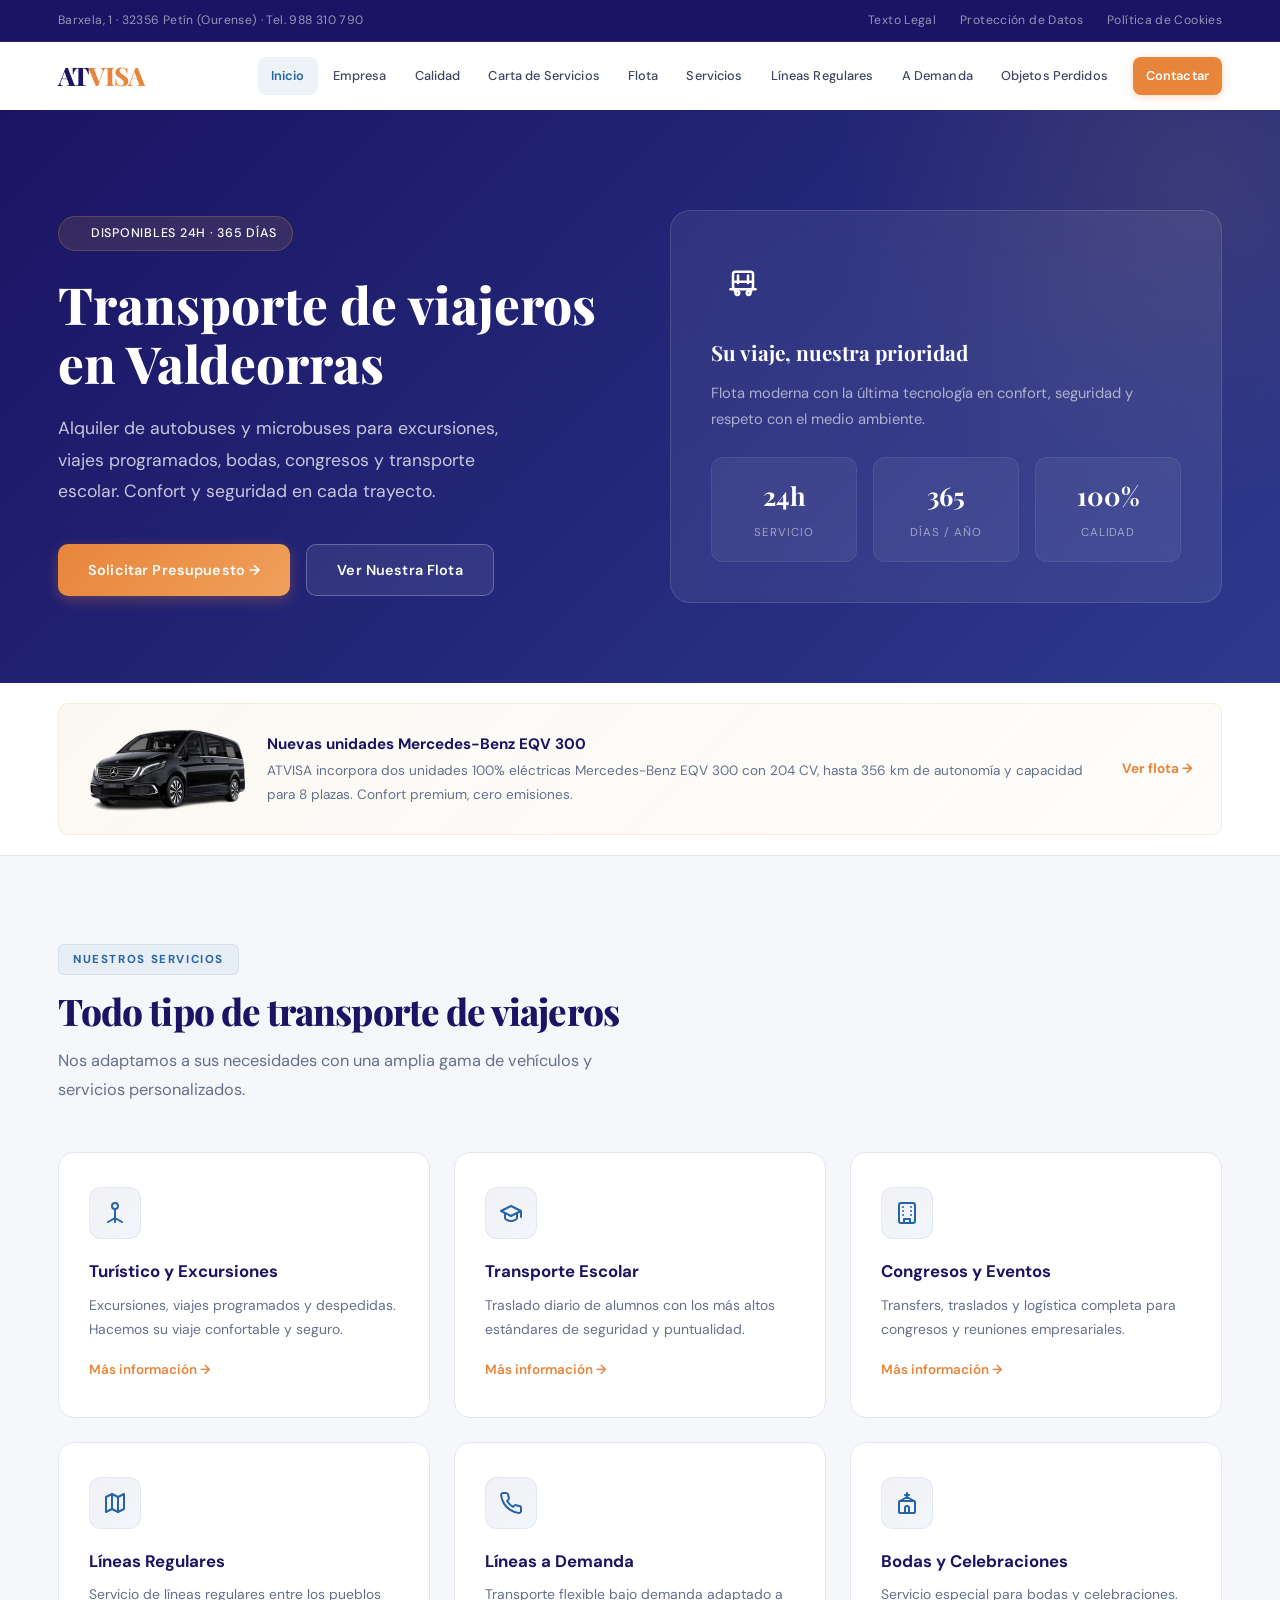
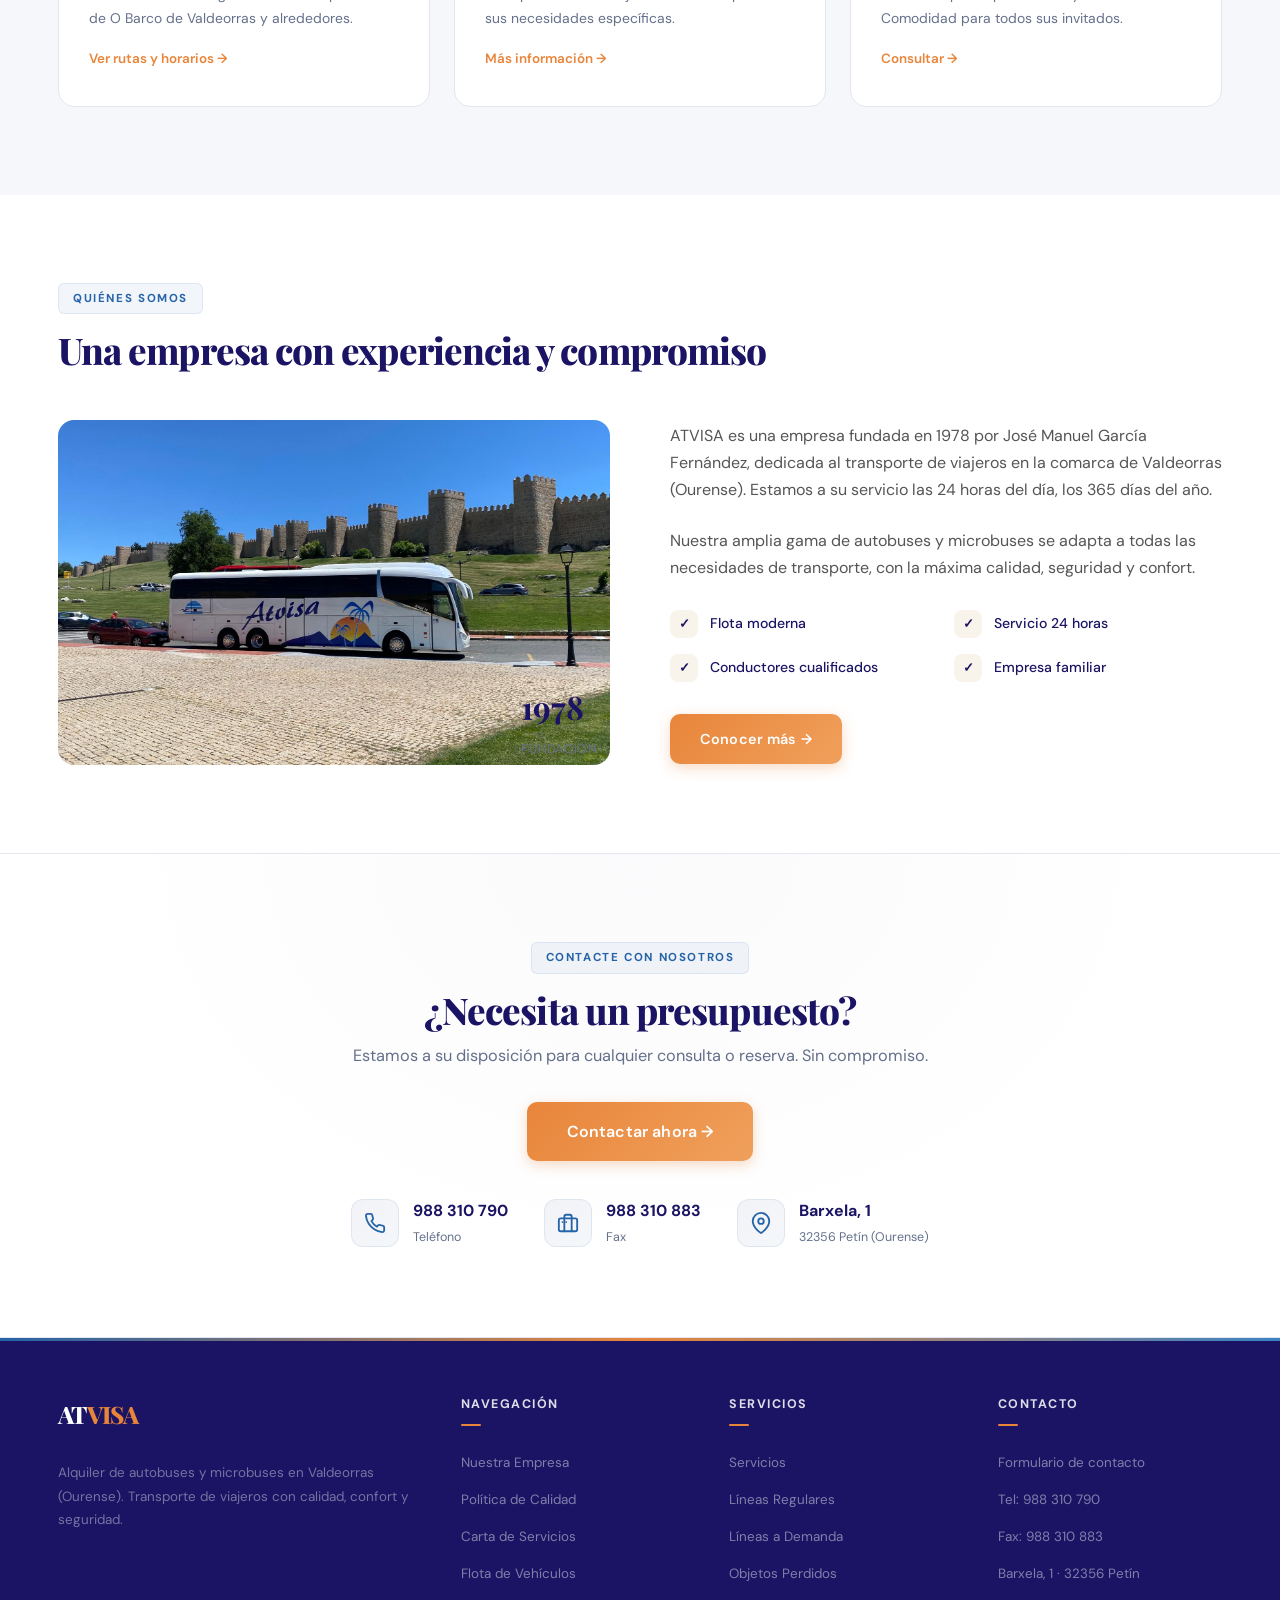
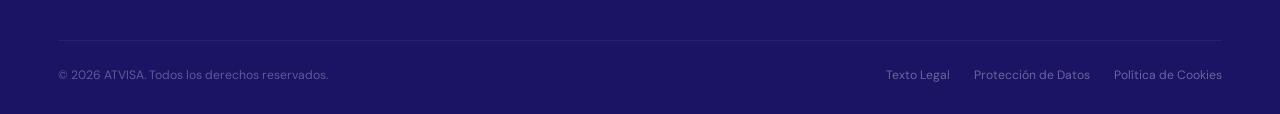
<file: index.html>
<!DOCTYPE html>
<html lang="es">
<head>
  <meta charset="UTF-8">
  <meta name="viewport" content="width=device-width, initial-scale=1.0">
  <title>ATVISA | Alquiler de Autobuses y Microbuses en Valdeorras (Ourense)</title>
  <meta name="description" content="Alquiler de Autobuses y Microbuses en Ourense para transporte turístico, congresos, discrecional y escolar.">
  <link href="https://fonts.googleapis.com/css2?family=DM+Sans:ital,opsz,wght@0,9..40,300;0,9..40,500;0,9..40,700;1,9..40,400&family=Playfair+Display:wght@600;800&display=swap" rel="stylesheet">
  <link rel="stylesheet" href="css/styles.css">
  <style>
    /* ─── HOME HERO ─── */
    .hero {
      background: linear-gradient(135deg, var(--navy) 0%, var(--navy-light) 60%, var(--navy-mid) 100%);
      color: var(--white);
      padding: 100px 0 80px;
      position: relative;
      overflow: hidden;
    }
    .hero::before {
      content: '';
      position: absolute;
      top: -50%; right: -20%;
      width: 700px; height: 700px;
      background: radial-gradient(circle, rgba(200,150,62,0.12) 0%, transparent 70%);
      border-radius: 50%;
    }
    .hero .container {
      position: relative; z-index: 2;
      display: grid;
      grid-template-columns: 1fr 1fr;
      gap: 60px;
      align-items: center;
    }
    .hero-badge {
      display: inline-flex;
      align-items: center;
      gap: 8px;
      background: rgba(200,150,62,0.15);
      border: 1px solid rgba(200,150,62,0.3);
      padding: 6px 16px;
      border-radius: 50px;
      font-size: 0.78rem;
      font-weight: 500;
      color: var(--gold-light);
      margin-bottom: 24px;
      letter-spacing: 0.06em;
      text-transform: uppercase;
    }
    .hero-badge::before {
      content: '';
      width: 8px; height: 8px;
      background: var(--gold);
      border-radius: 50%;
      animation: pulse 2s infinite;
    }
    @keyframes pulse {
      0%, 100% { opacity: 1; transform: scale(1); }
      50% { opacity: 0.5; transform: scale(1.4); }
    }
    .hero h1 {
      font-family: 'Playfair Display', serif;
      font-size: 3.2rem;
      font-weight: 800;
      line-height: 1.15;
      margin-bottom: 20px;
    }
    .hero h1 em { font-style: normal; color: var(--gold-light); }
    .hero p {
      font-size: 1.1rem;
      color: rgba(255,255,255,0.75);
      max-width: 480px;
      margin-bottom: 36px;
      line-height: 1.8;
    }
    .hero-buttons { display: flex; gap: 16px; flex-wrap: wrap; }

    .hero-card {
      background: rgba(255,255,255,0.07);
      backdrop-filter: blur(20px);
      border: 1px solid rgba(255,255,255,0.12);
      border-radius: 20px;
      padding: 40px;
    }
    .hero-card-icon {
      width: 64px; height: 64px;
      background: linear-gradient(135deg, var(--gold), var(--gold-light));
      border-radius: 16px;
      display: flex; align-items: center; justify-content: center;
      font-size: 1.8rem;
      margin-bottom: 20px;
      color: var(--white);
    }
    .hero-card-icon svg { width: 30px; height: 30px; }
    .hero-card h3 {
      font-family: 'Playfair Display', serif;
      font-size: 1.3rem;
      margin-bottom: 10px;
    }
    .hero-card p { font-size: 0.92rem; color: rgba(255,255,255,0.6); margin-bottom: 0; }
    .hero-stats {
      display: grid;
      grid-template-columns: repeat(3, 1fr);
      gap: 16px;
      margin-top: 24px;
    }
    .hero-stat {
      text-align: center;
      padding: 16px;
      background: rgba(255,255,255,0.05);
      border-radius: 12px;
      border: 1px solid rgba(255,255,255,0.08);
    }
    .hero-stat strong {
      display: block;
      font-family: 'Playfair Display', serif;
      font-size: 1.6rem;
      color: var(--gold-light);
    }
    .hero-stat span {
      font-size: 0.72rem;
      color: rgba(255,255,255,0.5);
      text-transform: uppercase;
      letter-spacing: 0.08em;
    }

    /* NOTICE */
    .notice-bar {
      background: var(--white);
      border-bottom: 1px solid var(--gray-200);
      padding: 20px 0;
    }
    .notice-inner {
      display: flex;
      align-items: center;
      gap: 20px;
      padding: 20px 28px;
      background: linear-gradient(135deg, rgba(200,150,62,0.06), rgba(200,150,62,0.02));
      border: 1px solid rgba(200,150,62,0.15);
      border-radius: var(--radius);
    }
    .notice-icon {
      width: 48px; height: 48px;
      background: linear-gradient(135deg, var(--sunset), var(--sunset-light));
      border-radius: 12px;
      display: flex; align-items: center; justify-content: center;
      flex-shrink: 0;
      color: var(--white);
      box-shadow: 0 4px 12px rgba(232,133,58,0.3);
    }
    .notice-icon svg { width: 24px; height: 24px; }
    .notice-inner h4 { font-weight: 700; font-size: 0.95rem; margin-bottom: 2px; }
    .notice-inner p { font-size: 0.85rem; color: var(--gray-500); }
    .notice-inner a {
      color: var(--gold);
      text-decoration: none;
      font-weight: 700;
      font-size: 0.85rem;
      margin-left: auto;
      white-space: nowrap;
    }

    /* ABOUT GRID */
    .about-grid {
      display: grid;
      grid-template-columns: 1fr 1fr;
      gap: 60px;
      align-items: center;
      margin-top: 48px;
    }
    .about-badge {
      position: absolute;
      bottom: -16px; right: -16px;
      background: none;
      color: var(--navy);
      padding: 20px 28px;
      border-radius: 16px;
      box-shadow: none;
    }
    .about-badge strong {
      display: block;
      font-family: 'Playfair Display', serif;
      font-size: 2rem;
      color: var(--navy);
    }
    .about-badge span {
      font-size: 0.78rem;
      text-transform: uppercase;
      letter-spacing: 0.06em;
      color: var(--gray-500);
    }
    .about-features {
      display: grid;
      grid-template-columns: 1fr 1fr;
      gap: 16px;
      margin-top: 28px;
    }
    .about-feature {
      display: flex;
      align-items: center;
      gap: 12px;
      font-size: 0.88rem;
      font-weight: 500;
    }
    .about-feature::before {
      content: '✓';
      width: 28px; height: 28px;
      background: rgba(200,150,62,0.1);
      color: var(--gold);
      border-radius: 8px;
      display: flex; align-items: center; justify-content: center;
      font-weight: 700;
      font-size: 0.8rem;
      flex-shrink: 0;
    }

    @media (max-width: 1024px) {
      .hero .container { grid-template-columns: 1fr; }
      .hero-visual { display: none; }
      .hero h1 { font-size: 2.6rem; }
      .about-grid { grid-template-columns: 1fr; }
    }
    @media (max-width: 768px) {
      .hero { padding: 60px 0 50px; }
      .hero h1 { font-size: 2rem; }
      .notice-inner { flex-direction: column; text-align: center; }
      .notice-inner a { margin-left: 0; }
    }
  </style>
</head>
<body>

  <!-- TOPBAR -->
  <div class="topbar">
    <div class="container">
      <span>Barxela, 1 · 32356 Petín (Ourense) · Tel. 988 310 790</span>
      <div class="topbar-links">
        <a href="texto-legal.html">Texto Legal</a>
        <a href="proteccion-de-datos.html">Protección de Datos</a>
        <a href="politica-de-cookies.html">Política de Cookies</a>
      </div>
    </div>
  </div>

  <!-- HEADER -->
  <header>
    <div class="container">
      <a href="index.html" class="logo">AT<span>VISA</span></a>
      <button class="hamburger" aria-label="Menú"><span></span><span></span><span></span></button>
      <nav>
        <a href="index.html" class="active">Inicio</a>
        <a href="nuestra-empresa.html">Empresa</a>
        <a href="calidad.html">Calidad</a>
        <a href="carta-de-servicios.html">Carta de Servicios</a>
        <a href="flota-de-vehiculos.html">Flota</a>
        <a href="servicios.html">Servicios</a>
        <a href="lineas-regulares.html">Líneas Regulares</a>
        <a href="lineas-a-demanda.html">A Demanda</a>
        <a href="objetos-perdidos.html">Objetos Perdidos</a>
        <a href="contactar.html" class="nav-cta">Contactar</a>
      </nav>
    </div>
  </header>

  <!-- HERO -->
  <section class="hero">
    <div class="container">
      <div class="hero-content">
        <div class="hero-badge fade-up">Disponibles 24h · 365 días</div>
        <h1 class="fade-up delay-1">Transporte de viajeros en <em>Valdeorras</em></h1>
        <p class="fade-up delay-2">Alquiler de autobuses y microbuses para excursiones, viajes programados, bodas, congresos y transporte escolar. Confort y seguridad en cada trayecto.</p>
        <div class="hero-buttons fade-up delay-3">
          <a href="contactar.html" class="btn btn-primary">Solicitar Presupuesto →</a>
          <a href="flota-de-vehiculos.html" class="btn btn-outline">Ver Nuestra Flota</a>
        </div>
      </div>
      <div class="hero-visual fade-up delay-4">
        <div class="hero-card">
          <div class="hero-card-icon"><svg xmlns="http://www.w3.org/2000/svg" width="24" height="24" viewBox="0 0 24 24" fill="none" stroke="currentColor" stroke-width="2" stroke-linecap="round" stroke-linejoin="round"><path d="M8 6v6"/><path d="M16 6v6"/><rect x="4" y="3" width="16" height="14" rx="2"/><path d="M4 11h16"/><path d="M2 17h2"/><path d="M20 17h2"/><circle cx="7.5" cy="20" r="1.5"/><circle cx="16.5" cy="20" r="1.5"/><path d="M5.5 17v1.5"/><path d="M18.5 17v1.5"/></svg></div>
          <h3>Su viaje, nuestra prioridad</h3>
          <p>Flota moderna con la última tecnología en confort, seguridad y respeto con el medio ambiente.</p>
          <div class="hero-stats">
            <div class="hero-stat"><strong>24h</strong><span>Servicio</span></div>
            <div class="hero-stat"><strong>365</strong><span>Días / año</span></div>
            <div class="hero-stat"><strong>100%</strong><span>Calidad</span></div>
          </div>
        </div>
      </div>
    </div>
  </section>

  <!-- NOTICE -->
  <div class="notice-bar">
    <div class="container">
      <a href="flota-de-vehiculos.html" class="notice-inner fade-up" style="text-decoration: none; color: inherit; cursor: pointer;">
        <div class="notice-icon" style="width: 160px; height: 90px; border-radius: 0; overflow: visible; background: transparent; padding: 0; box-shadow: none; border: none; flex-shrink: 0;"><img src="imagenes/mercedesvitonegra.png" alt="Mercedes-Benz EQV 300" style="width: 100%; height: 100%; object-fit: contain; display: block;"></div>
        <div>
          <h4>Nuevas unidades Mercedes-Benz EQV 300</h4>
          <p>ATVISA incorpora dos unidades 100% eléctricas Mercedes-Benz EQV 300 con 204 CV, hasta 356 km de autonomía y capacidad para 8 plazas. Confort premium, cero emisiones.</p>
        </div>
        <span style="color: var(--sunset); font-weight: 700; font-size: 0.85rem; margin-left: auto; white-space: nowrap;">Ver flota →</span>
      </a>
    </div>
  </div>

  <!-- SERVICES -->
  <section>
    <div class="container">
      <span class="section-label fade-up">Nuestros servicios</span>
      <h2 class="section-title fade-up delay-1">Todo tipo de transporte de viajeros</h2>
      <p class="section-subtitle fade-up delay-2">Nos adaptamos a sus necesidades con una amplia gama de vehículos y servicios personalizados.</p>
      <div class="grid-3" style="margin-top: 48px;">
        <div class="card fade-up delay-1">
          <div class="card-icon"><svg xmlns="http://www.w3.org/2000/svg" width="24" height="24" viewBox="0 0 24 24" fill="none" stroke="currentColor" stroke-width="2" stroke-linecap="round" stroke-linejoin="round"><circle cx="12" cy="5" r="3"/><path d="M12 8v13"/><path d="M5 21l7-4 7 4"/></svg></div>
          <h3>Turístico y Excursiones</h3>
          <p>Excursiones, viajes programados y despedidas. Hacemos su viaje confortable y seguro.</p>
          <a href="servicios.html" class="card-link">Más información →</a>
        </div>
        <div class="card fade-up delay-2">
          <div class="card-icon"><svg xmlns="http://www.w3.org/2000/svg" width="24" height="24" viewBox="0 0 24 24" fill="none" stroke="currentColor" stroke-width="2" stroke-linecap="round" stroke-linejoin="round"><path d="M22 10v6M2 10l10-5 10 5-10 5z"/><path d="M6 12v5c0 1.1 2.7 3 6 3s6-1.9 6-3v-5"/></svg></div>
          <h3>Transporte Escolar</h3>
          <p>Traslado diario de alumnos con los más altos estándares de seguridad y puntualidad.</p>
          <a href="servicios.html" class="card-link">Más información →</a>
        </div>
        <div class="card fade-up delay-3">
          <div class="card-icon"><svg xmlns="http://www.w3.org/2000/svg" width="24" height="24" viewBox="0 0 24 24" fill="none" stroke="currentColor" stroke-width="2" stroke-linecap="round" stroke-linejoin="round"><rect x="4" y="2" width="16" height="20" rx="2"/><path d="M9 22v-4h6v4"/><path d="M8 6h.01"/><path d="M16 6h.01"/><path d="M8 10h.01"/><path d="M16 10h.01"/><path d="M8 14h.01"/><path d="M16 14h.01"/></svg></div>
          <h3>Congresos y Eventos</h3>
          <p>Transfers, traslados y logística completa para congresos y reuniones empresariales.</p>
          <a href="servicios.html" class="card-link">Más información →</a>
        </div>
        <div class="card fade-up delay-4">
          <div class="card-icon"><svg xmlns="http://www.w3.org/2000/svg" width="24" height="24" viewBox="0 0 24 24" fill="none" stroke="currentColor" stroke-width="2" stroke-linecap="round" stroke-linejoin="round"><polygon points="3 6 9 3 15 6 21 3 21 18 15 21 9 18 3 21"/><line x1="9" y1="3" x2="9" y2="18"/><line x1="15" y1="6" x2="15" y2="21"/></svg></div>
          <h3>Líneas Regulares</h3>
          <p>Servicio de líneas regulares entre los pueblos de O Barco de Valdeorras y alrededores.</p>
          <a href="lineas-regulares.html" class="card-link">Ver rutas y horarios →</a>
        </div>
        <div class="card fade-up delay-5">
          <div class="card-icon"><svg xmlns="http://www.w3.org/2000/svg" width="24" height="24" viewBox="0 0 24 24" fill="none" stroke="currentColor" stroke-width="2" stroke-linecap="round" stroke-linejoin="round"><path d="M22 16.92v3a2 2 0 0 1-2.18 2 19.79 19.79 0 0 1-8.63-3.07 19.5 19.5 0 0 1-6-6 19.79 19.79 0 0 1-3.07-8.67A2 2 0 0 1 4.11 2h3a2 2 0 0 1 2 1.72 12.84 12.84 0 0 0 .7 2.81 2 2 0 0 1-.45 2.11L8.09 9.91a16 16 0 0 0 6 6l1.27-1.27a2 2 0 0 1 2.11-.45 12.84 12.84 0 0 0 2.81.7A2 2 0 0 1 22 16.92z"/></svg></div>
          <h3>Líneas a Demanda</h3>
          <p>Transporte flexible bajo demanda adaptado a sus necesidades específicas.</p>
          <a href="lineas-a-demanda.html" class="card-link">Más información →</a>
        </div>
        <div class="card fade-up delay-5">
          <div class="card-icon"><svg xmlns="http://www.w3.org/2000/svg" width="24" height="24" viewBox="0 0 24 24" fill="none" stroke="currentColor" stroke-width="2" stroke-linecap="round" stroke-linejoin="round"><path d="M12 2v4"/><path d="M10 4h4"/><path d="M5 10l7-4 7 4"/><rect x="4" y="10" width="16" height="12" rx="1"/><path d="M10 22v-5a2 2 0 0 1 4 0v5"/></svg></div>
          <h3>Bodas y Celebraciones</h3>
          <p>Servicio especial para bodas y celebraciones. Comodidad para todos sus invitados.</p>
          <a href="contactar.html" class="card-link">Consultar →</a>
        </div>
      </div>
    </div>
  </section>

  <!-- ABOUT -->
  <section style="background: var(--white);">
    <div class="container">
      <span class="section-label">Quiénes somos</span>
      <h2 class="section-title">Una empresa con experiencia y compromiso</h2>
      <div class="about-grid">
        <div style="position: relative;">
          <div style="width: 100%; border-radius: var(--radius-lg); overflow: hidden; aspect-ratio: 16/10;">
            <img src="imagenes/autocar-atvisa.jpg" alt="Autocar ATVISA frente a la muralla de Ávila" style="width: 100%; height: 100%; object-fit: cover; object-position: center 70%; display: block;">
          </div>
          <div class="about-badge"><strong>1978</strong><span>Fundación</span></div>
        </div>
        <div>
          <p style="font-size: 1rem; color: #555; margin-bottom: 24px;">ATVISA es una empresa fundada en 1978 por José Manuel García Fernández, dedicada al transporte de viajeros en la comarca de Valdeorras (Ourense). Estamos a su servicio las 24 horas del día, los 365 días del año.</p>
          <p style="font-size: 1rem; color: #555; margin-bottom: 24px;">Nuestra amplia gama de autobuses y microbuses se adapta a todas las necesidades de transporte, con la máxima calidad, seguridad y confort.</p>
          <div class="about-features">
            <div class="about-feature">Flota moderna</div>
            <div class="about-feature">Servicio 24 horas</div>
            <div class="about-feature">Conductores cualificados</div>
            <div class="about-feature">Empresa familiar</div>
          </div>
          <div style="margin-top: 32px;">
            <a href="nuestra-empresa.html" class="btn btn-primary">Conocer más →</a>
          </div>
        </div>
      </div>
    </div>
  </section>

  <!-- CTA -->
  <section class="cta-section">
    <div class="container">
      <span class="section-label">Contacte con nosotros</span>
      <h2 class="section-title">¿Necesita un presupuesto?</h2>
      <p>Estamos a su disposición para cualquier consulta o reserva. Sin compromiso.</p>
      <a href="contactar.html" class="btn btn-primary" style="font-size: 1rem; padding: 16px 40px;">Contactar ahora →</a>
      <div class="cta-contact">
        <div class="cta-contact-item"><div class="icon-circle"><svg xmlns="http://www.w3.org/2000/svg" width="24" height="24" viewBox="0 0 24 24" fill="none" stroke="currentColor" stroke-width="2" stroke-linecap="round" stroke-linejoin="round"><path d="M22 16.92v3a2 2 0 0 1-2.18 2 19.79 19.79 0 0 1-8.63-3.07 19.5 19.5 0 0 1-6-6 19.79 19.79 0 0 1-3.07-8.67A2 2 0 0 1 4.11 2h3a2 2 0 0 1 2 1.72 12.84 12.84 0 0 0 .7 2.81 2 2 0 0 1-.45 2.11L8.09 9.91a16 16 0 0 0 6 6l1.27-1.27a2 2 0 0 1 2.11-.45 12.84 12.84 0 0 0 2.81.7A2 2 0 0 1 22 16.92z"/></svg></div><div><strong>988 310 790</strong><span>Teléfono</span></div></div>
        <div class="cta-contact-item"><div class="icon-circle"><svg xmlns="http://www.w3.org/2000/svg" width="24" height="24" viewBox="0 0 24 24" fill="none" stroke="currentColor" stroke-width="2" stroke-linecap="round" stroke-linejoin="round"><rect x="2" y="7" width="20" height="14" rx="2"/><path d="M16 21V5a2 2 0 0 0-2-2h-4a2 2 0 0 0-2 2v16"/><path d="M6 11h.01"/><path d="M10 11h.01"/></svg></div><div><strong>988 310 883</strong><span>Fax</span></div></div>
        <div class="cta-contact-item"><div class="icon-circle"><svg xmlns="http://www.w3.org/2000/svg" width="24" height="24" viewBox="0 0 24 24" fill="none" stroke="currentColor" stroke-width="2" stroke-linecap="round" stroke-linejoin="round"><path d="M21 10c0 7-9 13-9 13s-9-6-9-13a9 9 0 0 1 18 0z"/><circle cx="12" cy="10" r="3"/></svg></div><div><strong>Barxela, 1</strong><span>32356 Petín (Ourense)</span></div></div>
      </div>
    </div>
  </section>

  <!-- FOOTER -->
  <footer>
    <div class="container">
      <div class="footer-grid">
        <div class="footer-brand">
          <a href="index.html" class="logo">AT<span>VISA</span></a>
          <p>Alquiler de autobuses y microbuses en Valdeorras (Ourense). Transporte de viajeros con calidad, confort y seguridad.</p>
        </div>
        <div>
          <h4>Navegación</h4>
          <ul>
            <li><a href="nuestra-empresa.html">Nuestra Empresa</a></li>
            <li><a href="calidad.html">Política de Calidad</a></li>
            <li><a href="carta-de-servicios.html">Carta de Servicios</a></li>
            <li><a href="flota-de-vehiculos.html">Flota de Vehículos</a></li>
          </ul>
        </div>
        <div>
          <h4>Servicios</h4>
          <ul>
            <li><a href="servicios.html">Servicios</a></li>
            <li><a href="lineas-regulares.html">Líneas Regulares</a></li>
            <li><a href="lineas-a-demanda.html">Líneas a Demanda</a></li>
            <li><a href="objetos-perdidos.html">Objetos Perdidos</a></li>
          </ul>
        </div>
        <div>
          <h4>Contacto</h4>
          <ul>
            <li><a href="contactar.html">Formulario de contacto</a></li>
            <li><a href="tel:988310790">Tel: 988 310 790</a></li>
            <li><a>Fax: 988 310 883</a></li>
            <li><a>Barxela, 1 · 32356 Petín</a></li>
          </ul>
        </div>
      </div>
      <div class="footer-bottom">
        <span>© 2026 ATVISA. Todos los derechos reservados.</span>
        <div class="footer-legal">
          <a href="texto-legal.html">Texto Legal</a>
          <a href="proteccion-de-datos.html">Protección de Datos</a>
          <a href="politica-de-cookies.html">Política de Cookies</a>
        </div>
      </div>
    </div>
  </footer>

  <script src="js/main.js"></script>
</body>
</html>
</file>
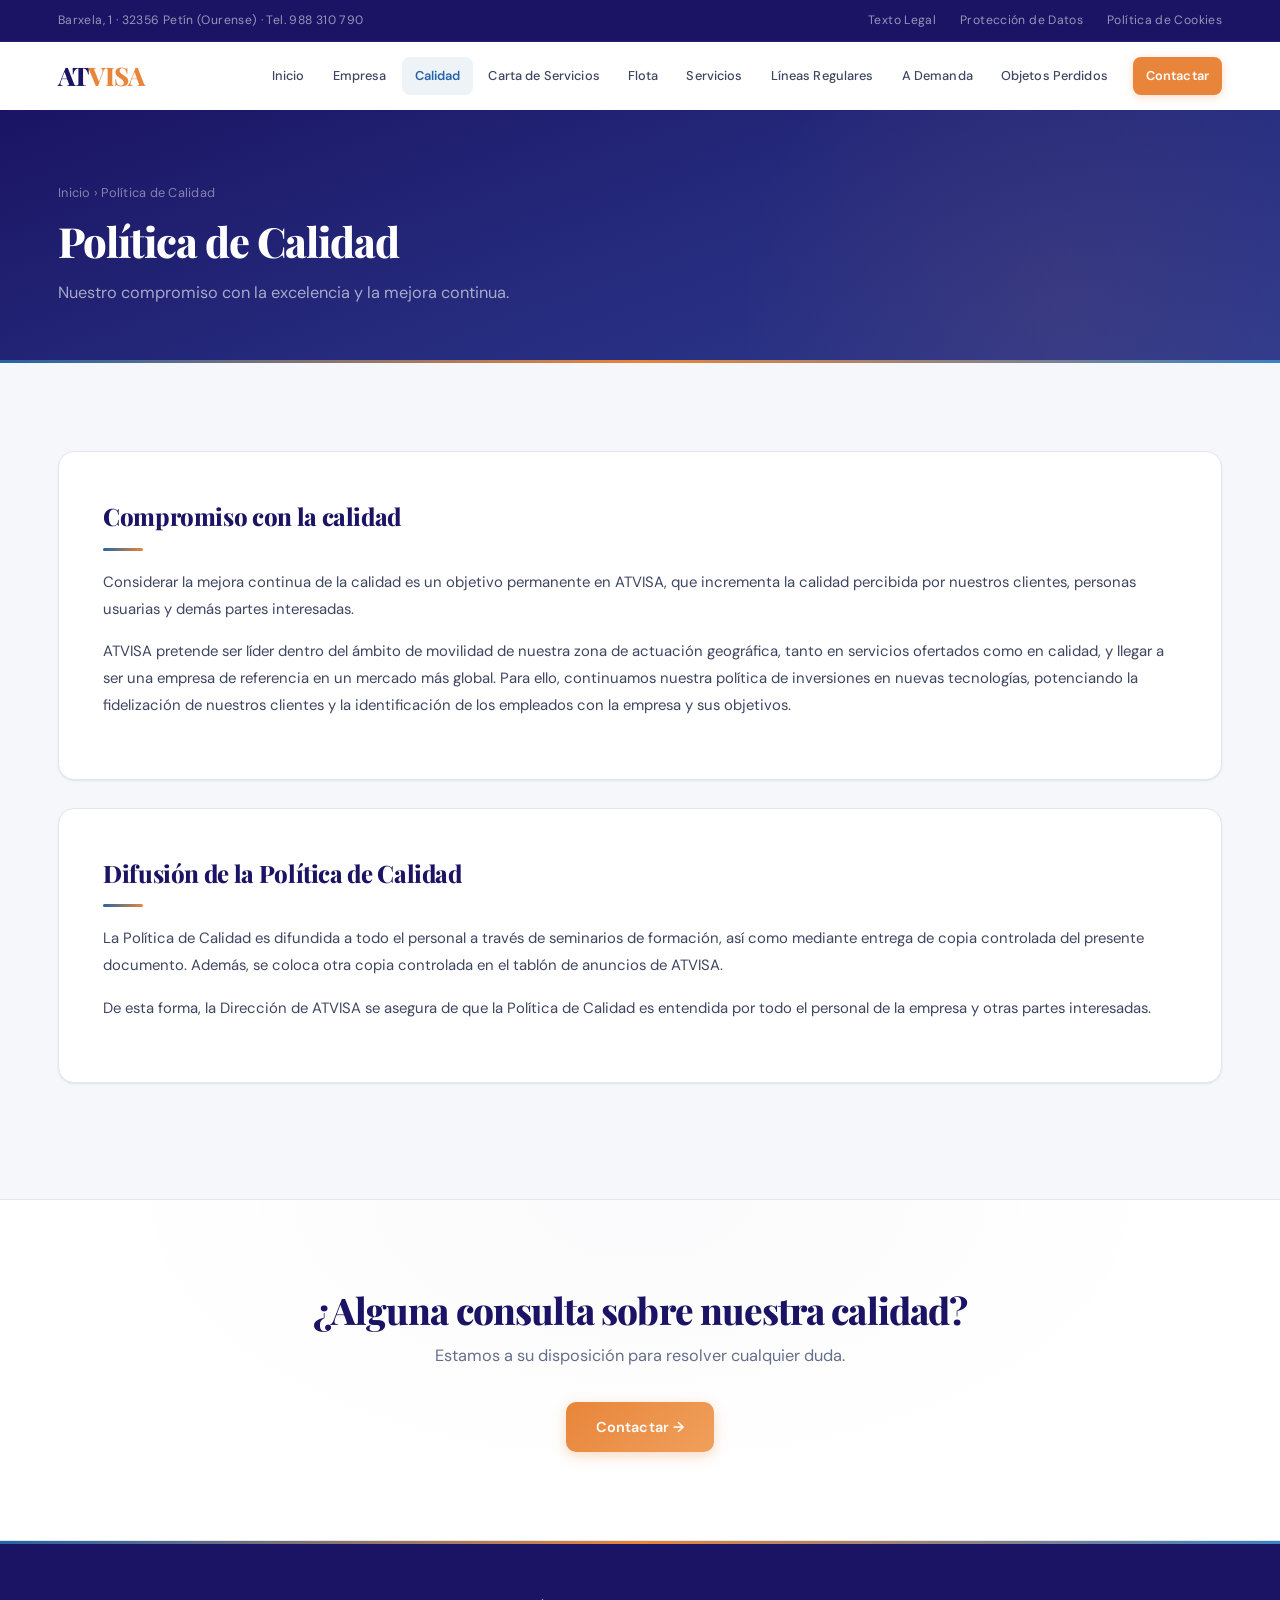
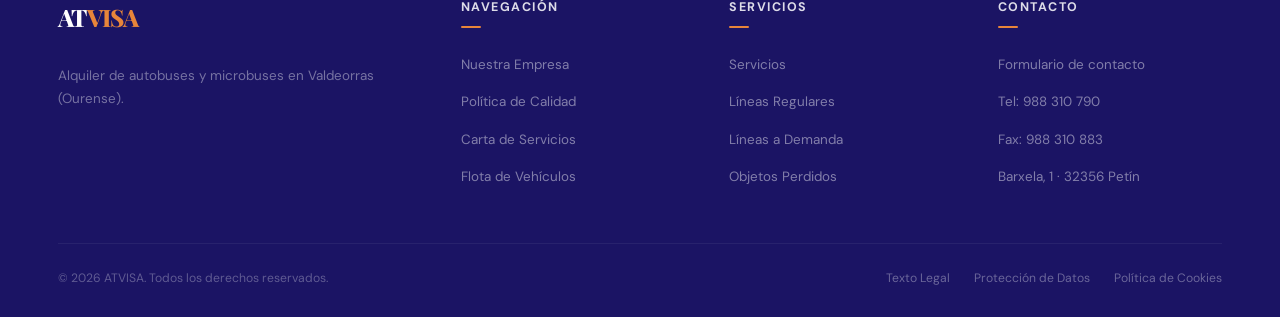
<file: calidad.html>
<!DOCTYPE html>
<html lang="es">
<head>
  <meta charset="UTF-8">
  <meta name="viewport" content="width=device-width, initial-scale=1.0">
  <title>Política de Calidad | ATVISA</title>
  <meta name="description" content="Política de calidad de ATVISA. Compromiso con la mejora continua y la excelencia en el servicio.">
  <link href="https://fonts.googleapis.com/css2?family=DM+Sans:ital,opsz,wght@0,9..40,300;0,9..40,500;0,9..40,700;1,9..40,400&family=Playfair+Display:wght@600;800&display=swap" rel="stylesheet">
  <link rel="stylesheet" href="css/styles.css">
</head>
<body>
  <div class="topbar"><div class="container"><span>Barxela, 1 · 32356 Petín (Ourense) · Tel. 988 310 790</span><div class="topbar-links"><a href="texto-legal.html">Texto Legal</a><a href="proteccion-de-datos.html">Protección de Datos</a><a href="politica-de-cookies.html">Política de Cookies</a></div></div></div>
  <header><div class="container"><a href="index.html" class="logo">AT<span>VISA</span></a><button class="hamburger" aria-label="Menú"><span></span><span></span><span></span></button><nav><a href="index.html">Inicio</a><a href="nuestra-empresa.html">Empresa</a><a href="calidad.html" class="active">Calidad</a><a href="carta-de-servicios.html">Carta de Servicios</a><a href="flota-de-vehiculos.html">Flota</a><a href="servicios.html">Servicios</a><a href="lineas-regulares.html">Líneas Regulares</a><a href="lineas-a-demanda.html">A Demanda</a><a href="objetos-perdidos.html">Objetos Perdidos</a><a href="contactar.html" class="nav-cta">Contactar</a></nav></div></header>

  <section class="page-hero">
    <div class="container">
      <div class="breadcrumb fade-up"><a href="index.html">Inicio</a> &rsaquo; Política de Calidad</div>
      <h1 class="fade-up delay-1">Política de Calidad</h1>
      <p class="fade-up delay-2">Nuestro compromiso con la excelencia y la mejora continua.</p>
    </div>
  </section>

  <section>
    <div class="container">
      <div class="content-block fade-up">
        <h2>Compromiso con la calidad</h2>
        <p>Considerar la mejora continua de la calidad es un objetivo permanente en ATVISA, que incrementa la calidad percibida por nuestros clientes, personas usuarias y demás partes interesadas.</p>
        <p>ATVISA pretende ser líder dentro del ámbito de movilidad de nuestra zona de actuación geográfica, tanto en servicios ofertados como en calidad, y llegar a ser una empresa de referencia en un mercado más global. Para ello, continuamos nuestra política de inversiones en nuevas tecnologías, potenciando la fidelización de nuestros clientes y la identificación de los empleados con la empresa y sus objetivos.</p>
      </div>

      <div class="content-block fade-up delay-1">
        <h2>Difusión de la Política de Calidad</h2>
        <p>La Política de Calidad es difundida a todo el personal a través de seminarios de formación, así como mediante entrega de copia controlada del presente documento. Además, se coloca otra copia controlada en el tablón de anuncios de ATVISA.</p>
        <p>De esta forma, la Dirección de ATVISA se asegura de que la Política de Calidad es entendida por todo el personal de la empresa y otras partes interesadas.</p>
      </div>

    </div>
  </section>

  <section class="cta-section">
    <div class="container">
      <h2 class="section-title">¿Alguna consulta sobre nuestra calidad?</h2>
      <p>Estamos a su disposición para resolver cualquier duda.</p>
      <a href="contactar.html" class="btn btn-primary">Contactar →</a>
    </div>
  </section>

  <footer><div class="container"><div class="footer-grid"><div class="footer-brand"><a href="index.html" class="logo">AT<span>VISA</span></a><p>Alquiler de autobuses y microbuses en Valdeorras (Ourense).</p></div><div><h4>Navegación</h4><ul><li><a href="nuestra-empresa.html">Nuestra Empresa</a></li><li><a href="calidad.html">Política de Calidad</a></li><li><a href="carta-de-servicios.html">Carta de Servicios</a></li><li><a href="flota-de-vehiculos.html">Flota de Vehículos</a></li></ul></div><div><h4>Servicios</h4><ul><li><a href="servicios.html">Servicios</a></li><li><a href="lineas-regulares.html">Líneas Regulares</a></li><li><a href="lineas-a-demanda.html">Líneas a Demanda</a></li><li><a href="objetos-perdidos.html">Objetos Perdidos</a></li></ul></div><div><h4>Contacto</h4><ul><li><a href="contactar.html">Formulario de contacto</a></li><li><a href="tel:988310790">Tel: 988 310 790</a></li><li><a>Fax: 988 310 883</a></li><li><a>Barxela, 1 · 32356 Petín</a></li></ul></div></div><div class="footer-bottom"><span>© 2026 ATVISA. Todos los derechos reservados.</span><div class="footer-legal"><a href="texto-legal.html">Texto Legal</a><a href="proteccion-de-datos.html">Protección de Datos</a><a href="politica-de-cookies.html">Política de Cookies</a></div></div></div></footer>
  <script src="js/main.js"></script>
</body>
</html>
</file>
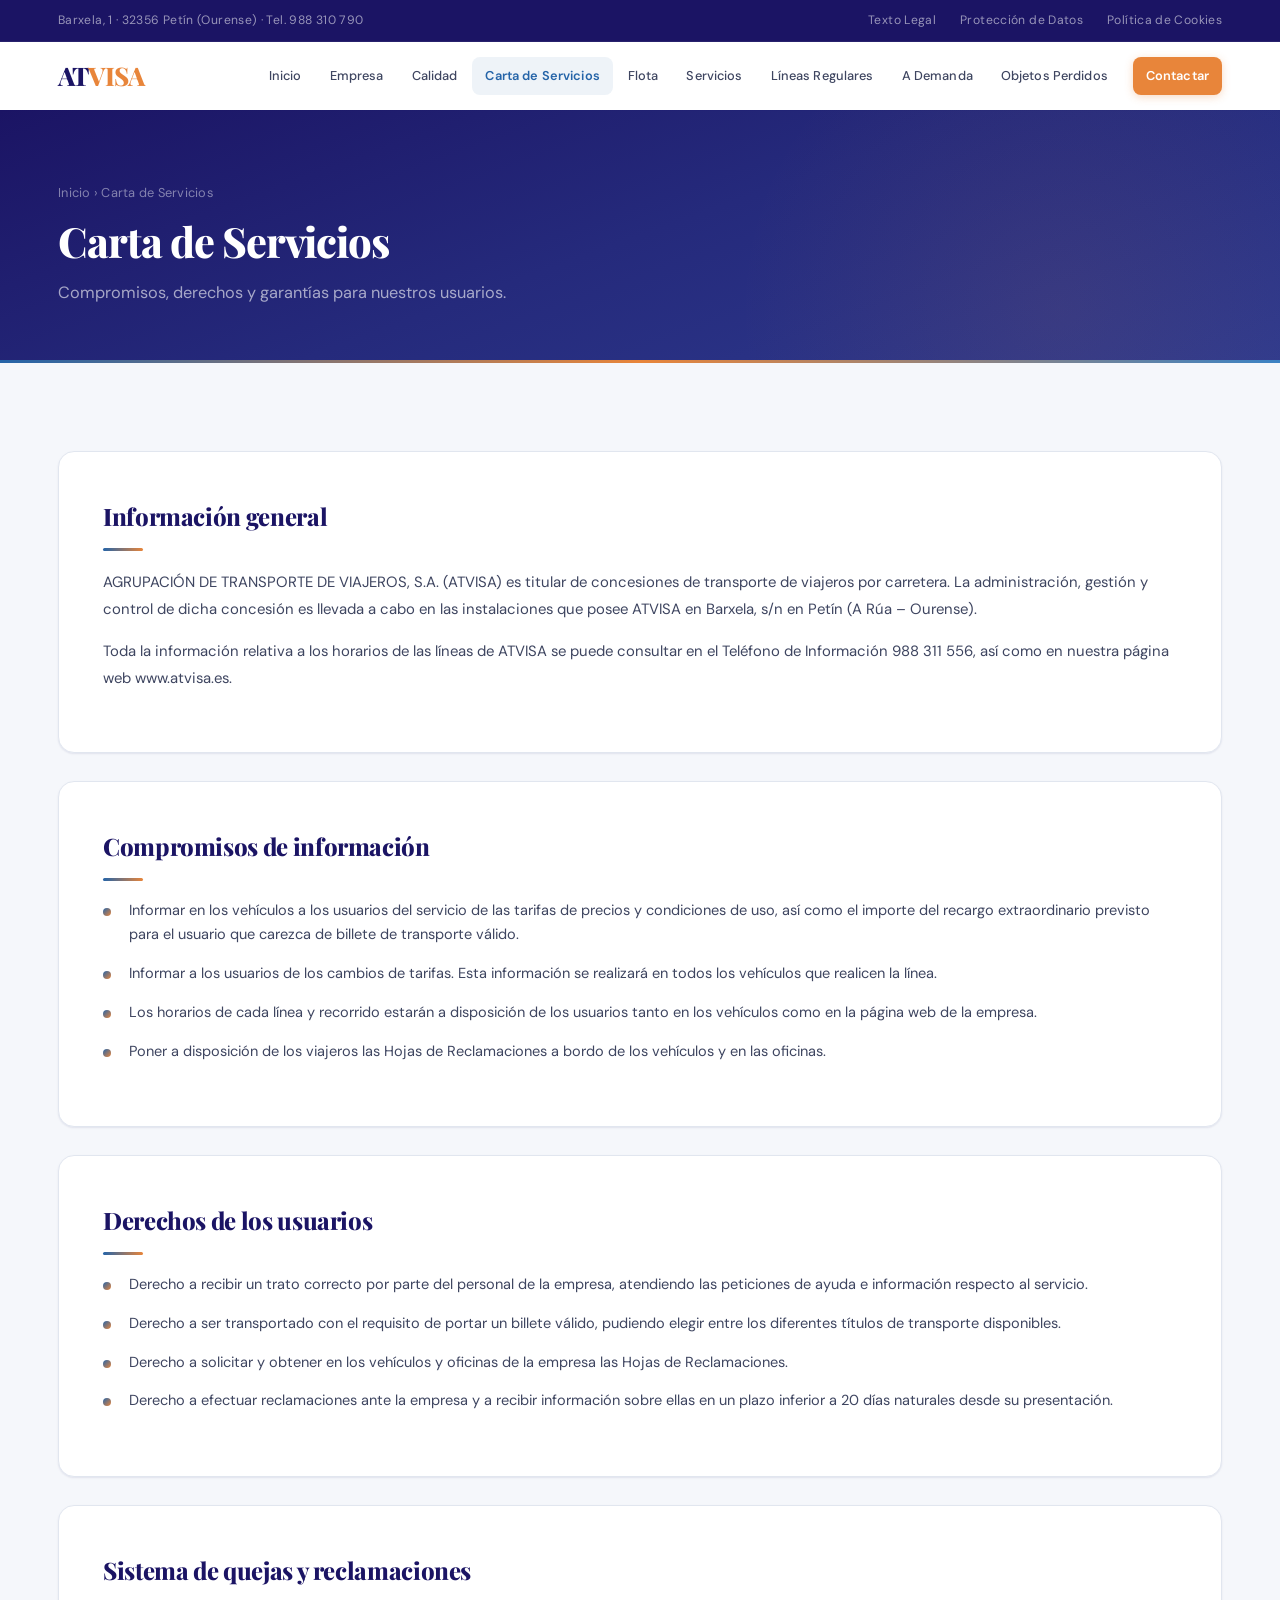
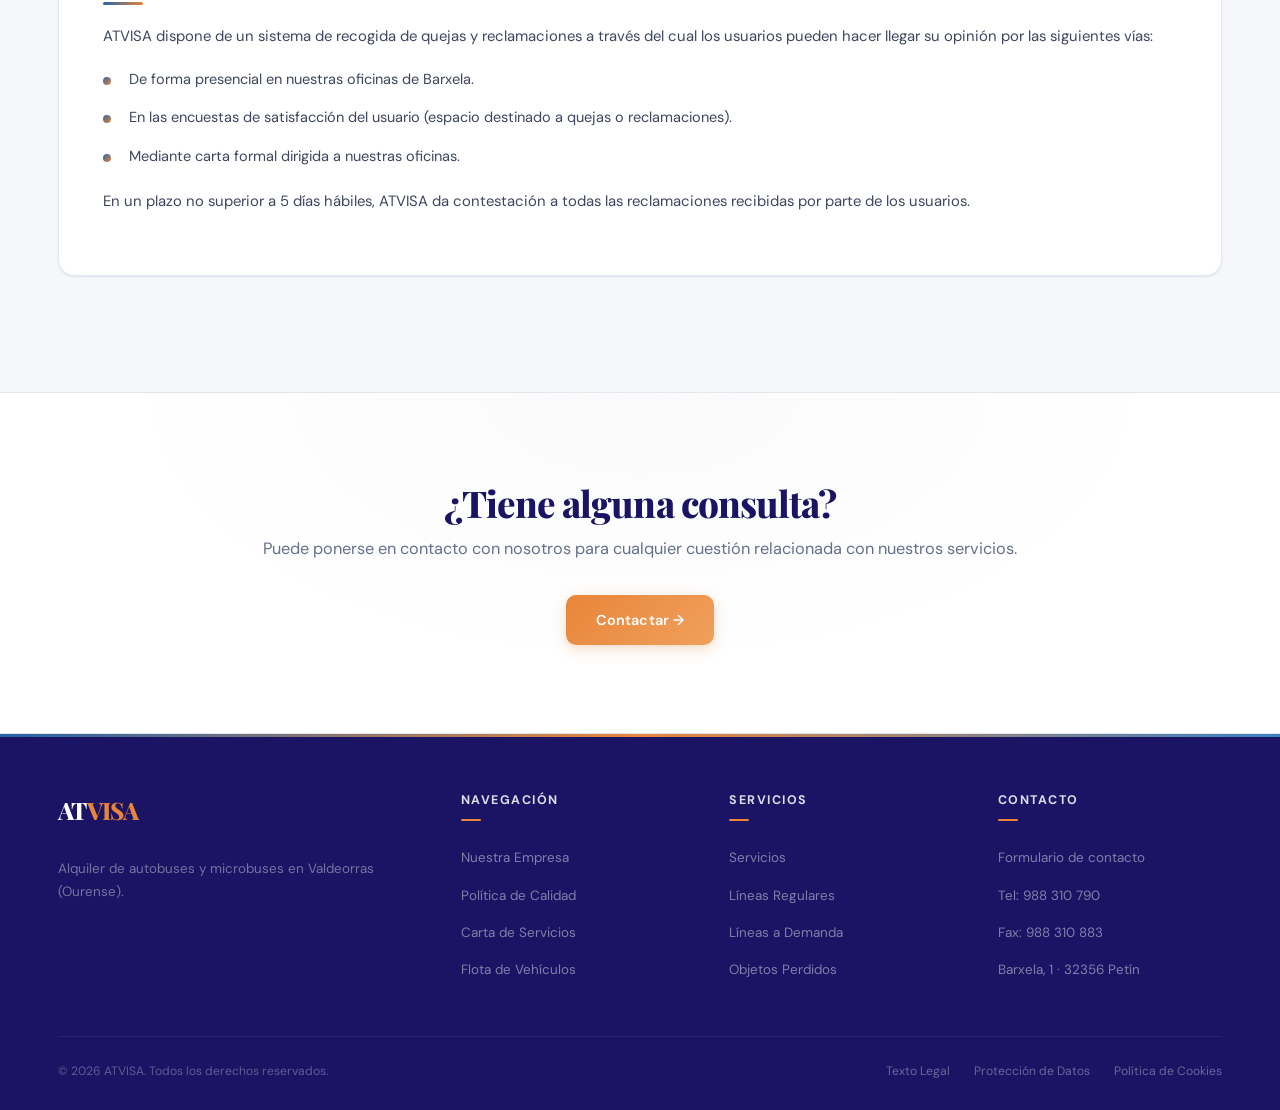
<file: carta-de-servicios.html>
<!DOCTYPE html>
<html lang="es">
<head>
  <meta charset="UTF-8">
  <meta name="viewport" content="width=device-width, initial-scale=1.0">
  <title>Carta de Servicios | ATVISA</title>
  <meta name="description" content="Carta de servicios de ATVISA. Información sobre derechos, compromisos y reclamaciones.">
  <link href="https://fonts.googleapis.com/css2?family=DM+Sans:ital,opsz,wght@0,9..40,300;0,9..40,500;0,9..40,700;1,9..40,400&family=Playfair+Display:wght@600;800&display=swap" rel="stylesheet">
  <link rel="stylesheet" href="css/styles.css">
</head>
<body>
  <div class="topbar"><div class="container"><span>Barxela, 1 · 32356 Petín (Ourense) · Tel. 988 310 790</span><div class="topbar-links"><a href="texto-legal.html">Texto Legal</a><a href="proteccion-de-datos.html">Protección de Datos</a><a href="politica-de-cookies.html">Política de Cookies</a></div></div></div>
  <header><div class="container"><a href="index.html" class="logo">AT<span>VISA</span></a><button class="hamburger" aria-label="Menú"><span></span><span></span><span></span></button><nav><a href="index.html">Inicio</a><a href="nuestra-empresa.html">Empresa</a><a href="calidad.html">Calidad</a><a href="carta-de-servicios.html" class="active">Carta de Servicios</a><a href="flota-de-vehiculos.html">Flota</a><a href="servicios.html">Servicios</a><a href="lineas-regulares.html">Líneas Regulares</a><a href="lineas-a-demanda.html">A Demanda</a><a href="objetos-perdidos.html">Objetos Perdidos</a><a href="contactar.html" class="nav-cta">Contactar</a></nav></div></header>

  <section class="page-hero">
    <div class="container">
      <div class="breadcrumb fade-up"><a href="index.html">Inicio</a> &rsaquo; Carta de Servicios</div>
      <h1 class="fade-up delay-1">Carta de Servicios</h1>
      <p class="fade-up delay-2">Compromisos, derechos y garantías para nuestros usuarios.</p>
    </div>
  </section>

  <section>
    <div class="container">
      <div class="content-block fade-up">
        <h2>Información general</h2>
        <p>AGRUPACIÓN DE TRANSPORTE DE VIAJEROS, S.A. (ATVISA) es titular de concesiones de transporte de viajeros por carretera. La administración, gestión y control de dicha concesión es llevada a cabo en las instalaciones que posee ATVISA en Barxela, s/n en Petín (A Rúa – Ourense).</p>
        <p>Toda la información relativa a los horarios de las líneas de ATVISA se puede consultar en el Teléfono de Información 988 311 556, así como en nuestra página web www.atvisa.es.</p>
      </div>

      <div class="content-block fade-up delay-1">
        <h2>Compromisos de información</h2>
        <ul>
          <li>Informar en los vehículos a los usuarios del servicio de las tarifas de precios y condiciones de uso, así como el importe del recargo extraordinario previsto para el usuario que carezca de billete de transporte válido.</li>
          <li>Informar a los usuarios de los cambios de tarifas. Esta información se realizará en todos los vehículos que realicen la línea.</li>
          <li>Los horarios de cada línea y recorrido estarán a disposición de los usuarios tanto en los vehículos como en la página web de la empresa.</li>
          <li>Poner a disposición de los viajeros las Hojas de Reclamaciones a bordo de los vehículos y en las oficinas.</li>
        </ul>
      </div>

      <div class="content-block fade-up delay-2">
        <h2>Derechos de los usuarios</h2>
        <ul>
          <li>Derecho a recibir un trato correcto por parte del personal de la empresa, atendiendo las peticiones de ayuda e información respecto al servicio.</li>
          <li>Derecho a ser transportado con el requisito de portar un billete válido, pudiendo elegir entre los diferentes títulos de transporte disponibles.</li>
          <li>Derecho a solicitar y obtener en los vehículos y oficinas de la empresa las Hojas de Reclamaciones.</li>
          <li>Derecho a efectuar reclamaciones ante la empresa y a recibir información sobre ellas en un plazo inferior a 20 días naturales desde su presentación.</li>
        </ul>
      </div>

      <div class="content-block fade-up delay-3">
        <h2>Sistema de quejas y reclamaciones</h2>
        <p>ATVISA dispone de un sistema de recogida de quejas y reclamaciones a través del cual los usuarios pueden hacer llegar su opinión por las siguientes vías:</p>
        <ul>
          <li>De forma presencial en nuestras oficinas de Barxela.</li>
          <li>En las encuestas de satisfacción del usuario (espacio destinado a quejas o reclamaciones).</li>
          <li>Mediante carta formal dirigida a nuestras oficinas.</li>
        </ul>
        <p>En un plazo no superior a 5 días hábiles, ATVISA da contestación a todas las reclamaciones recibidas por parte de los usuarios.</p>
      </div>
    </div>
  </section>

  <section class="cta-section">
    <div class="container">
      <h2 class="section-title">¿Tiene alguna consulta?</h2>
      <p>Puede ponerse en contacto con nosotros para cualquier cuestión relacionada con nuestros servicios.</p>
      <a href="contactar.html" class="btn btn-primary">Contactar →</a>
    </div>
  </section>

  <footer><div class="container"><div class="footer-grid"><div class="footer-brand"><a href="index.html" class="logo">AT<span>VISA</span></a><p>Alquiler de autobuses y microbuses en Valdeorras (Ourense).</p></div><div><h4>Navegación</h4><ul><li><a href="nuestra-empresa.html">Nuestra Empresa</a></li><li><a href="calidad.html">Política de Calidad</a></li><li><a href="carta-de-servicios.html">Carta de Servicios</a></li><li><a href="flota-de-vehiculos.html">Flota de Vehículos</a></li></ul></div><div><h4>Servicios</h4><ul><li><a href="servicios.html">Servicios</a></li><li><a href="lineas-regulares.html">Líneas Regulares</a></li><li><a href="lineas-a-demanda.html">Líneas a Demanda</a></li><li><a href="objetos-perdidos.html">Objetos Perdidos</a></li></ul></div><div><h4>Contacto</h4><ul><li><a href="contactar.html">Formulario de contacto</a></li><li><a href="tel:988310790">Tel: 988 310 790</a></li><li><a>Fax: 988 310 883</a></li><li><a>Barxela, 1 · 32356 Petín</a></li></ul></div></div><div class="footer-bottom"><span>© 2026 ATVISA. Todos los derechos reservados.</span><div class="footer-legal"><a href="texto-legal.html">Texto Legal</a><a href="proteccion-de-datos.html">Protección de Datos</a><a href="politica-de-cookies.html">Política de Cookies</a></div></div></div></footer>
  <script src="js/main.js"></script>
</body>
</html>
</file>
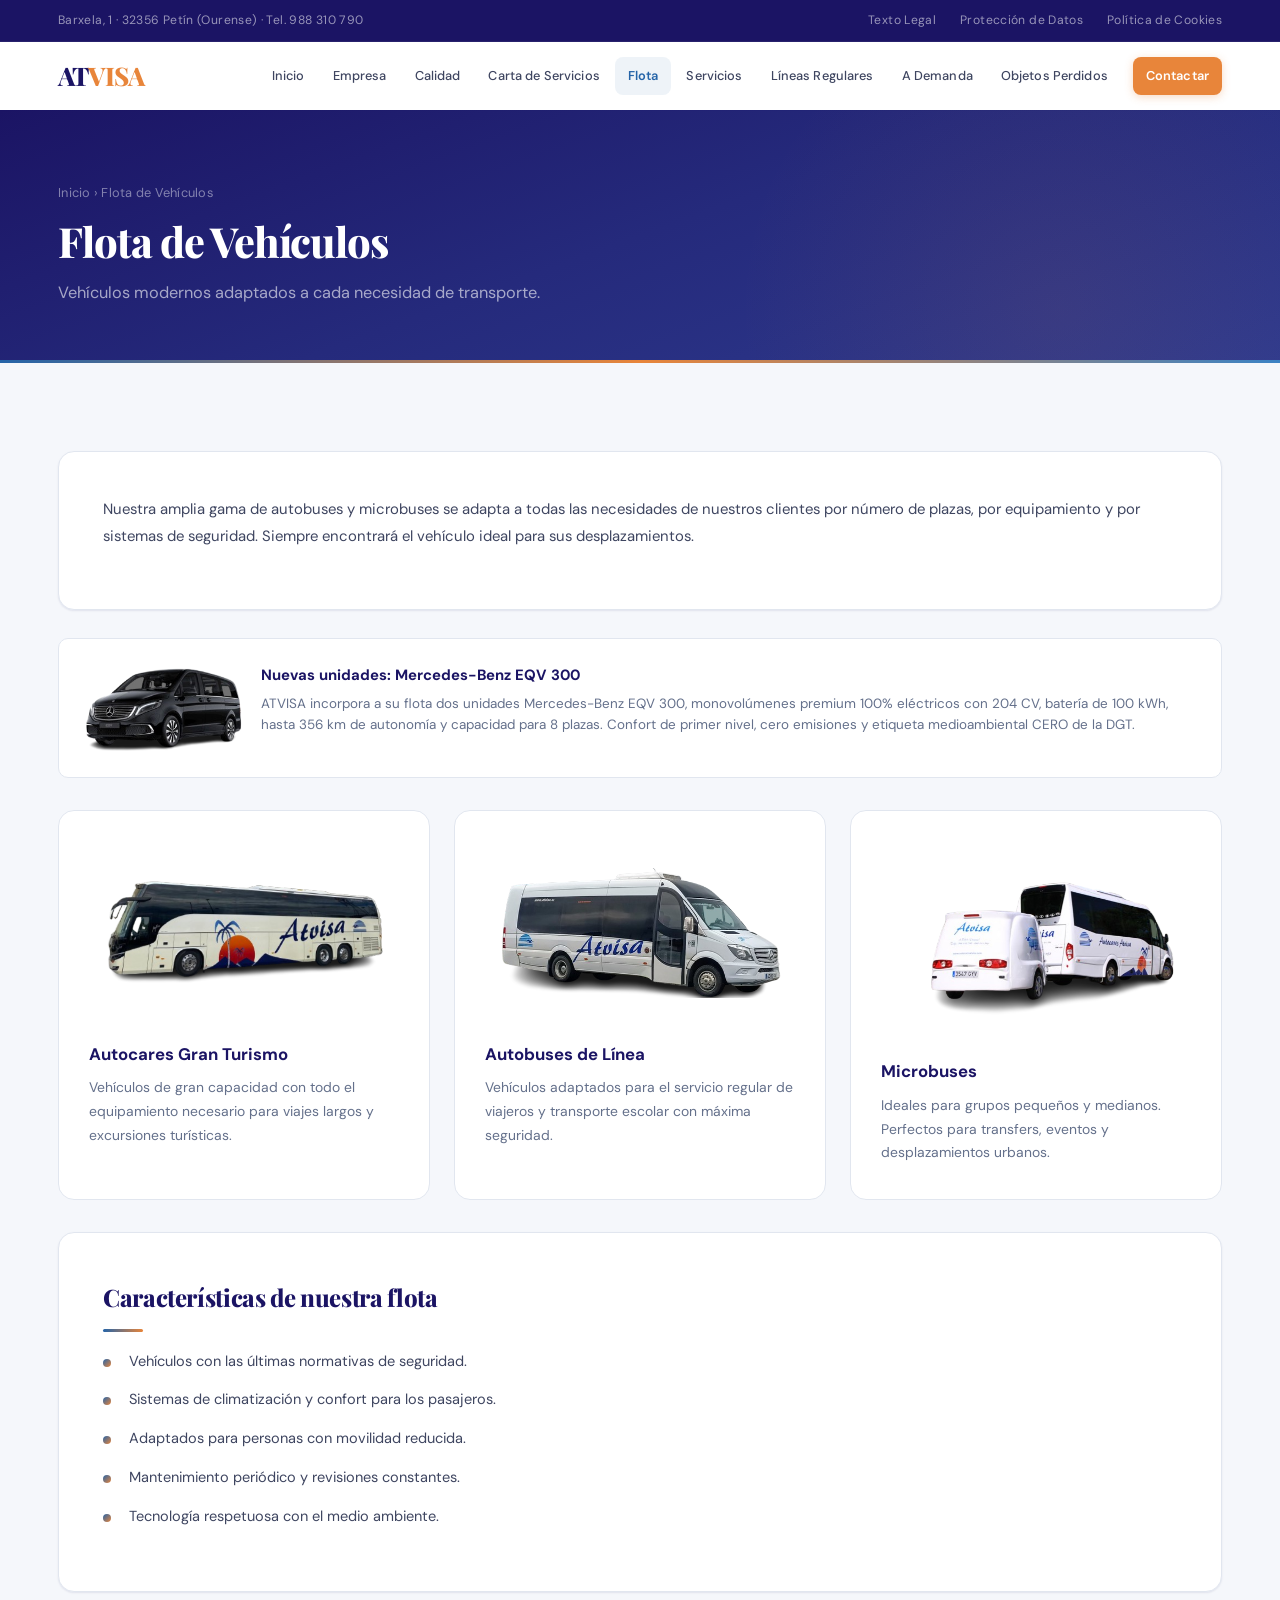
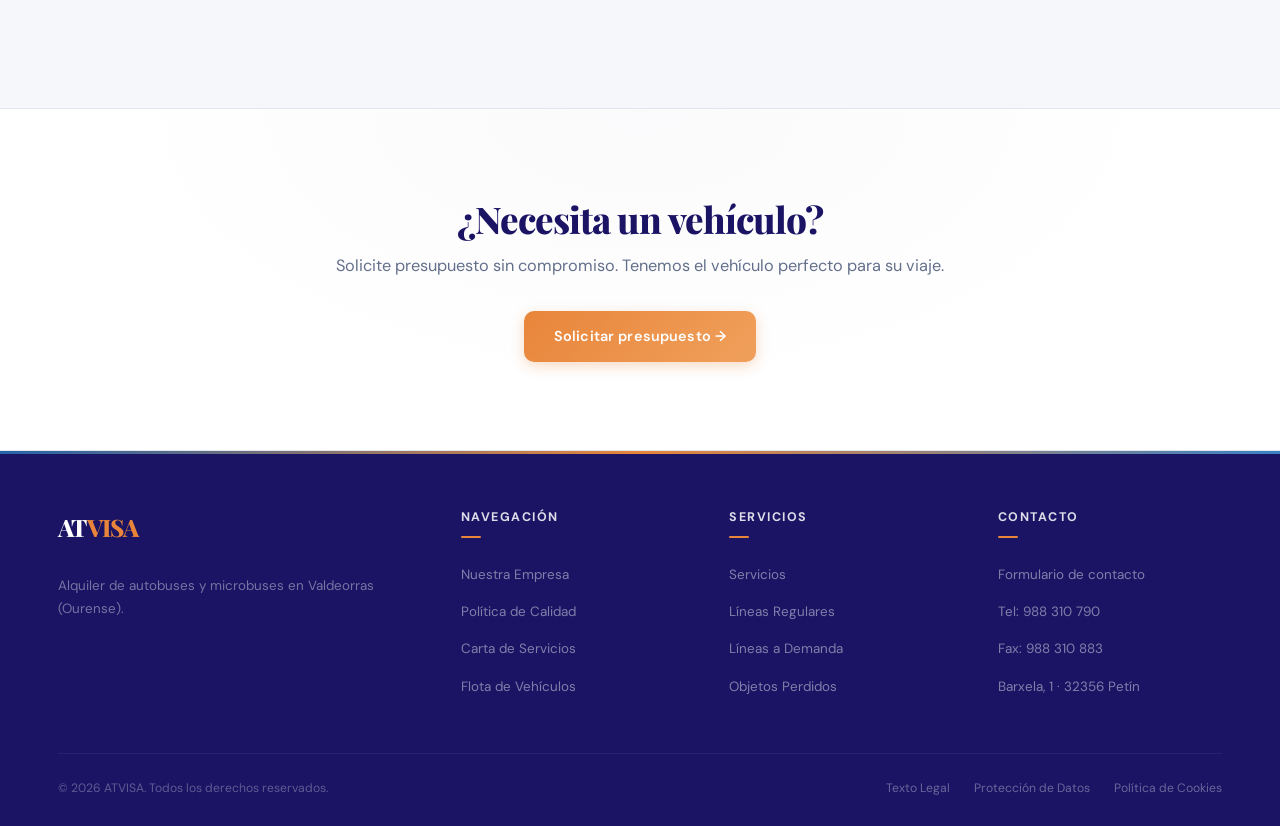
<file: flota-de-vehiculos.html>
<!DOCTYPE html>
<html lang="es">
<head>
  <meta charset="UTF-8">
  <meta name="viewport" content="width=device-width, initial-scale=1.0">
  <title>Flota de Vehículos | ATVISA</title>
  <meta name="description" content="Flota de autobuses y microbuses de ATVISA. Vehículos modernos adaptados a cada necesidad.">
  <link href="https://fonts.googleapis.com/css2?family=DM+Sans:ital,opsz,wght@0,9..40,300;0,9..40,500;0,9..40,700;1,9..40,400&family=Playfair+Display:wght@600;800&display=swap" rel="stylesheet">
  <link rel="stylesheet" href="css/styles.css">
</head>
<body>
  <div class="topbar"><div class="container"><span>Barxela, 1 · 32356 Petín (Ourense) · Tel. 988 310 790</span><div class="topbar-links"><a href="texto-legal.html">Texto Legal</a><a href="proteccion-de-datos.html">Protección de Datos</a><a href="politica-de-cookies.html">Política de Cookies</a></div></div></div>
  <header><div class="container"><a href="index.html" class="logo">AT<span>VISA</span></a><button class="hamburger" aria-label="Menú"><span></span><span></span><span></span></button><nav><a href="index.html">Inicio</a><a href="nuestra-empresa.html">Empresa</a><a href="calidad.html">Calidad</a><a href="carta-de-servicios.html">Carta de Servicios</a><a href="flota-de-vehiculos.html" class="active">Flota</a><a href="servicios.html">Servicios</a><a href="lineas-regulares.html">Líneas Regulares</a><a href="lineas-a-demanda.html">A Demanda</a><a href="objetos-perdidos.html">Objetos Perdidos</a><a href="contactar.html" class="nav-cta">Contactar</a></nav></div></header>

  <section class="page-hero">
    <div class="container">
      <div class="breadcrumb fade-up"><a href="index.html">Inicio</a> &rsaquo; Flota de Vehículos</div>
      <h1 class="fade-up delay-1">Flota de Vehículos</h1>
      <p class="fade-up delay-2">Vehículos modernos adaptados a cada necesidad de transporte.</p>
    </div>
  </section>

  <section>
    <div class="container">
      <div class="content-block fade-up">
        <p>Nuestra amplia gama de autobuses y microbuses se adapta a todas las necesidades de nuestros clientes por número de plazas, por equipamiento y por sistemas de seguridad. Siempre encontrará el vehículo ideal para sus desplazamientos.</p>
      </div>

      <div class="info-box fade-up delay-1" style="margin-bottom: 32px;">
        <div class="info-box-icon" style="width: 160px; height: 90px; border-radius: 0; overflow: visible; background: transparent; padding: 0; box-shadow: none; border: none; flex-shrink: 0;"><img src="imagenes/mercedesvitonegra.png" alt="Mercedes-Benz EQV 300" style="width: 100%; height: 100%; object-fit: contain; display: block;"></div>
        <div>
          <h4>Nuevas unidades: Mercedes-Benz EQV 300</h4>
          <p>ATVISA incorpora a su flota dos unidades Mercedes-Benz EQV 300, monovolúmenes premium 100% eléctricos con 204 CV, batería de 100 kWh, hasta 356 km de autonomía y capacidad para 8 plazas. Confort de primer nivel, cero emisiones y etiqueta medioambiental CERO de la DGT.</p>
        </div>
      </div>

      <div class="grid-3 fade-up delay-2">
        <div class="card">
          <div style="width: 100%; aspect-ratio: 16/9; border-radius: var(--radius); overflow: hidden; margin-bottom: 20px; display: flex; align-items: center; justify-content: center; padding: 12px;"><img src="imagenes/busgrande.png" alt="Autocar Gran Turismo ATVISA" style="width: 100%; height: 100%; object-fit: contain; display: block;"></div>
          <h3>Autocares Gran Turismo</h3>
          <p>Vehículos de gran capacidad con todo el equipamiento necesario para viajes largos y excursiones turísticas.</p>
        </div>
        <div class="card">
          <div style="width: 100%; aspect-ratio: 16/9; border-radius: var(--radius); overflow: hidden; margin-bottom: 20px; display: flex; align-items: center; justify-content: center; padding: 12px;"><img src="imagenes/micobus.png" alt="Microbús ATVISA" style="width: 100%; height: 100%; object-fit: contain; display: block;"></div>
          <h3>Autobuses de Línea</h3>
          <p>Vehículos adaptados para el servicio regular de viajeros y transporte escolar con máxima seguridad.</p>
        </div>
        <div class="card">
          <div style="width: 110%; aspect-ratio: 16/9; border-radius: var(--radius); overflow: hidden; margin-bottom: 20px; display: flex; align-items: center; justify-content: center; padding: 12px;"><img src="imagenes/autocarlinea.png" alt="Autobús de línea ATVISA" style="width: 100%; height: 100%; object-fit: contain; display: block;"></div>
          <h3>Microbuses</h3>
          <p>Ideales para grupos pequeños y medianos. Perfectos para transfers, eventos y desplazamientos urbanos.</p>
        </div>
      </div>

      <div class="content-block fade-up delay-3" style="margin-top: 32px;">
        <h2>Características de nuestra flota</h2>
        <ul>
          <li>Vehículos con las últimas normativas de seguridad.</li>
          <li>Sistemas de climatización y confort para los pasajeros.</li>
          <li>Adaptados para personas con movilidad reducida.</li>
          <li>Mantenimiento periódico y revisiones constantes.</li>
          <li>Tecnología respetuosa con el medio ambiente.</li>
        </ul>
      </div>
    </div>
  </section>

  <section class="cta-section">
    <div class="container">
      <h2 class="section-title">¿Necesita un vehículo?</h2>
      <p>Solicite presupuesto sin compromiso. Tenemos el vehículo perfecto para su viaje.</p>
      <a href="contactar.html" class="btn btn-primary">Solicitar presupuesto →</a>
    </div>
  </section>

  <footer><div class="container"><div class="footer-grid"><div class="footer-brand"><a href="index.html" class="logo">AT<span>VISA</span></a><p>Alquiler de autobuses y microbuses en Valdeorras (Ourense).</p></div><div><h4>Navegación</h4><ul><li><a href="nuestra-empresa.html">Nuestra Empresa</a></li><li><a href="calidad.html">Política de Calidad</a></li><li><a href="carta-de-servicios.html">Carta de Servicios</a></li><li><a href="flota-de-vehiculos.html">Flota de Vehículos</a></li></ul></div><div><h4>Servicios</h4><ul><li><a href="servicios.html">Servicios</a></li><li><a href="lineas-regulares.html">Líneas Regulares</a></li><li><a href="lineas-a-demanda.html">Líneas a Demanda</a></li><li><a href="objetos-perdidos.html">Objetos Perdidos</a></li></ul></div><div><h4>Contacto</h4><ul><li><a href="contactar.html">Formulario de contacto</a></li><li><a href="tel:988310790">Tel: 988 310 790</a></li><li><a>Fax: 988 310 883</a></li><li><a>Barxela, 1 · 32356 Petín</a></li></ul></div></div><div class="footer-bottom"><span>© 2026 ATVISA. Todos los derechos reservados.</span><div class="footer-legal"><a href="texto-legal.html">Texto Legal</a><a href="proteccion-de-datos.html">Protección de Datos</a><a href="politica-de-cookies.html">Política de Cookies</a></div></div></div></footer>
  <script src="js/main.js"></script>
</body>
</html>
</file>
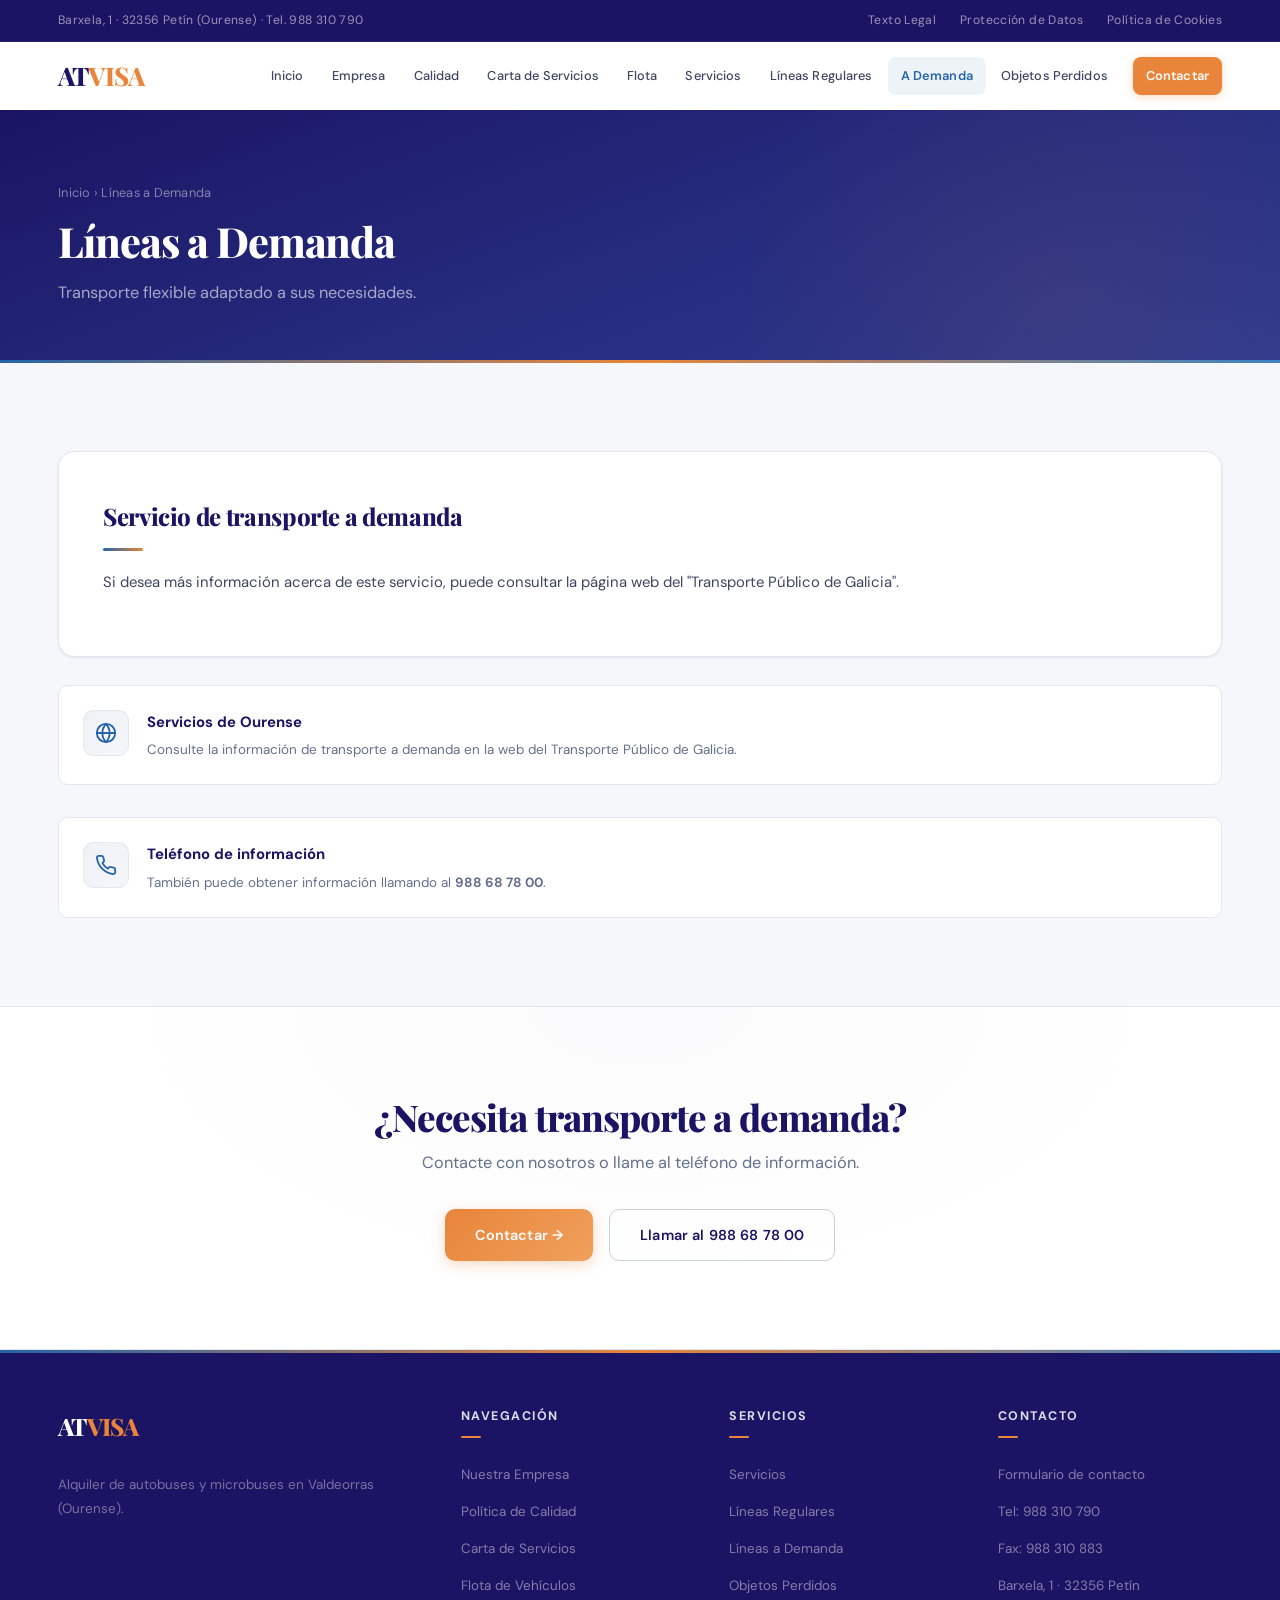
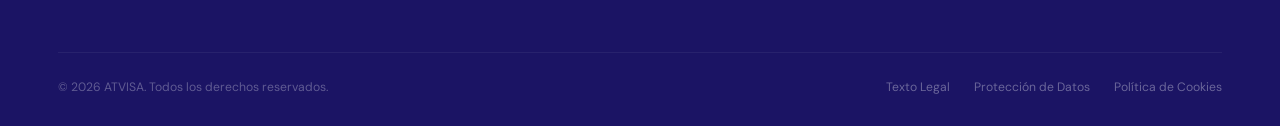
<file: lineas-a-demanda.html>
<!DOCTYPE html>
<html lang="es">
<head>
  <meta charset="UTF-8">
  <meta name="viewport" content="width=device-width, initial-scale=1.0">
  <title>Líneas a Demanda | ATVISA</title>
  <meta name="description" content="Servicio de transporte a demanda de ATVISA en Ourense.">
  <link href="https://fonts.googleapis.com/css2?family=DM+Sans:ital,opsz,wght@0,9..40,300;0,9..40,500;0,9..40,700;1,9..40,400&family=Playfair+Display:wght@600;800&display=swap" rel="stylesheet">
  <link rel="stylesheet" href="css/styles.css">
</head>
<body>
  <div class="topbar"><div class="container"><span>Barxela, 1 · 32356 Petín (Ourense) · Tel. 988 310 790</span><div class="topbar-links"><a href="texto-legal.html">Texto Legal</a><a href="proteccion-de-datos.html">Protección de Datos</a><a href="politica-de-cookies.html">Política de Cookies</a></div></div></div>
  <header><div class="container"><a href="index.html" class="logo">AT<span>VISA</span></a><button class="hamburger" aria-label="Menú"><span></span><span></span><span></span></button><nav><a href="index.html">Inicio</a><a href="nuestra-empresa.html">Empresa</a><a href="calidad.html">Calidad</a><a href="carta-de-servicios.html">Carta de Servicios</a><a href="flota-de-vehiculos.html">Flota</a><a href="servicios.html">Servicios</a><a href="lineas-regulares.html">Líneas Regulares</a><a href="lineas-a-demanda.html" class="active">A Demanda</a><a href="objetos-perdidos.html">Objetos Perdidos</a><a href="contactar.html" class="nav-cta">Contactar</a></nav></div></header>

  <section class="page-hero">
    <div class="container">
      <div class="breadcrumb fade-up"><a href="index.html">Inicio</a> &rsaquo; Líneas a Demanda</div>
      <h1 class="fade-up delay-1">Líneas a Demanda</h1>
      <p class="fade-up delay-2">Transporte flexible adaptado a sus necesidades.</p>
    </div>
  </section>

  <section>
    <div class="container">
      <div class="content-block fade-up">
        <h2>Servicio de transporte a demanda</h2>
        <p>Si desea más información acerca de este servicio, puede consultar la página web del "Transporte Público de Galicia".</p>
      </div>

      <div class="info-box fade-up delay-1" style="margin-bottom: 32px;">
        <div class="info-box-icon"><svg xmlns="http://www.w3.org/2000/svg" width="24" height="24" viewBox="0 0 24 24" fill="none" stroke="currentColor" stroke-width="2" stroke-linecap="round" stroke-linejoin="round"><circle cx="12" cy="12" r="10"/><line x1="2" y1="12" x2="22" y2="12"/><path d="M12 2a15.3 15.3 0 0 1 4 10 15.3 15.3 0 0 1-4 10 15.3 15.3 0 0 1-4-10 15.3 15.3 0 0 1 4-10z"/></svg></div>
        <div>
          <h4>Servicios de Ourense</h4>
          <p>Consulte la información de transporte a demanda en la web del Transporte Público de Galicia.</p>
        </div>
      </div>

      <div class="info-box fade-up delay-2">
        <div class="info-box-icon"><svg xmlns="http://www.w3.org/2000/svg" width="24" height="24" viewBox="0 0 24 24" fill="none" stroke="currentColor" stroke-width="2" stroke-linecap="round" stroke-linejoin="round"><path d="M22 16.92v3a2 2 0 0 1-2.18 2 19.79 19.79 0 0 1-8.63-3.07 19.5 19.5 0 0 1-6-6 19.79 19.79 0 0 1-3.07-8.67A2 2 0 0 1 4.11 2h3a2 2 0 0 1 2 1.72 12.84 12.84 0 0 0 .7 2.81 2 2 0 0 1-.45 2.11L8.09 9.91a16 16 0 0 0 6 6l1.27-1.27a2 2 0 0 1 2.11-.45 12.84 12.84 0 0 0 2.81.7A2 2 0 0 1 22 16.92z"/></svg></div>
        <div>
          <h4>Teléfono de información</h4>
          <p>También puede obtener información llamando al <strong>988 68 78 00</strong>.</p>
        </div>
      </div>
    </div>
  </section>

  <section class="cta-section">
    <div class="container">
      <h2 class="section-title">¿Necesita transporte a demanda?</h2>
      <p>Contacte con nosotros o llame al teléfono de información.</p>
      <div style="display: flex; gap: 16px; justify-content: center; flex-wrap: wrap;">
        <a href="contactar.html" class="btn btn-primary">Contactar →</a>
        <a href="tel:988687800" class="btn btn-outline-dark">Llamar al 988 68 78 00</a>
      </div>
    </div>
  </section>

  <footer><div class="container"><div class="footer-grid"><div class="footer-brand"><a href="index.html" class="logo">AT<span>VISA</span></a><p>Alquiler de autobuses y microbuses en Valdeorras (Ourense).</p></div><div><h4>Navegación</h4><ul><li><a href="nuestra-empresa.html">Nuestra Empresa</a></li><li><a href="calidad.html">Política de Calidad</a></li><li><a href="carta-de-servicios.html">Carta de Servicios</a></li><li><a href="flota-de-vehiculos.html">Flota de Vehículos</a></li></ul></div><div><h4>Servicios</h4><ul><li><a href="servicios.html">Servicios</a></li><li><a href="lineas-regulares.html">Líneas Regulares</a></li><li><a href="lineas-a-demanda.html">Líneas a Demanda</a></li><li><a href="objetos-perdidos.html">Objetos Perdidos</a></li></ul></div><div><h4>Contacto</h4><ul><li><a href="contactar.html">Formulario de contacto</a></li><li><a href="tel:988310790">Tel: 988 310 790</a></li><li><a>Fax: 988 310 883</a></li><li><a>Barxela, 1 · 32356 Petín</a></li></ul></div></div><div class="footer-bottom"><span>© 2026 ATVISA. Todos los derechos reservados.</span><div class="footer-legal"><a href="texto-legal.html">Texto Legal</a><a href="proteccion-de-datos.html">Protección de Datos</a><a href="politica-de-cookies.html">Política de Cookies</a></div></div></div></footer>
  <script src="js/main.js"></script>
</body>
</html>
</file>
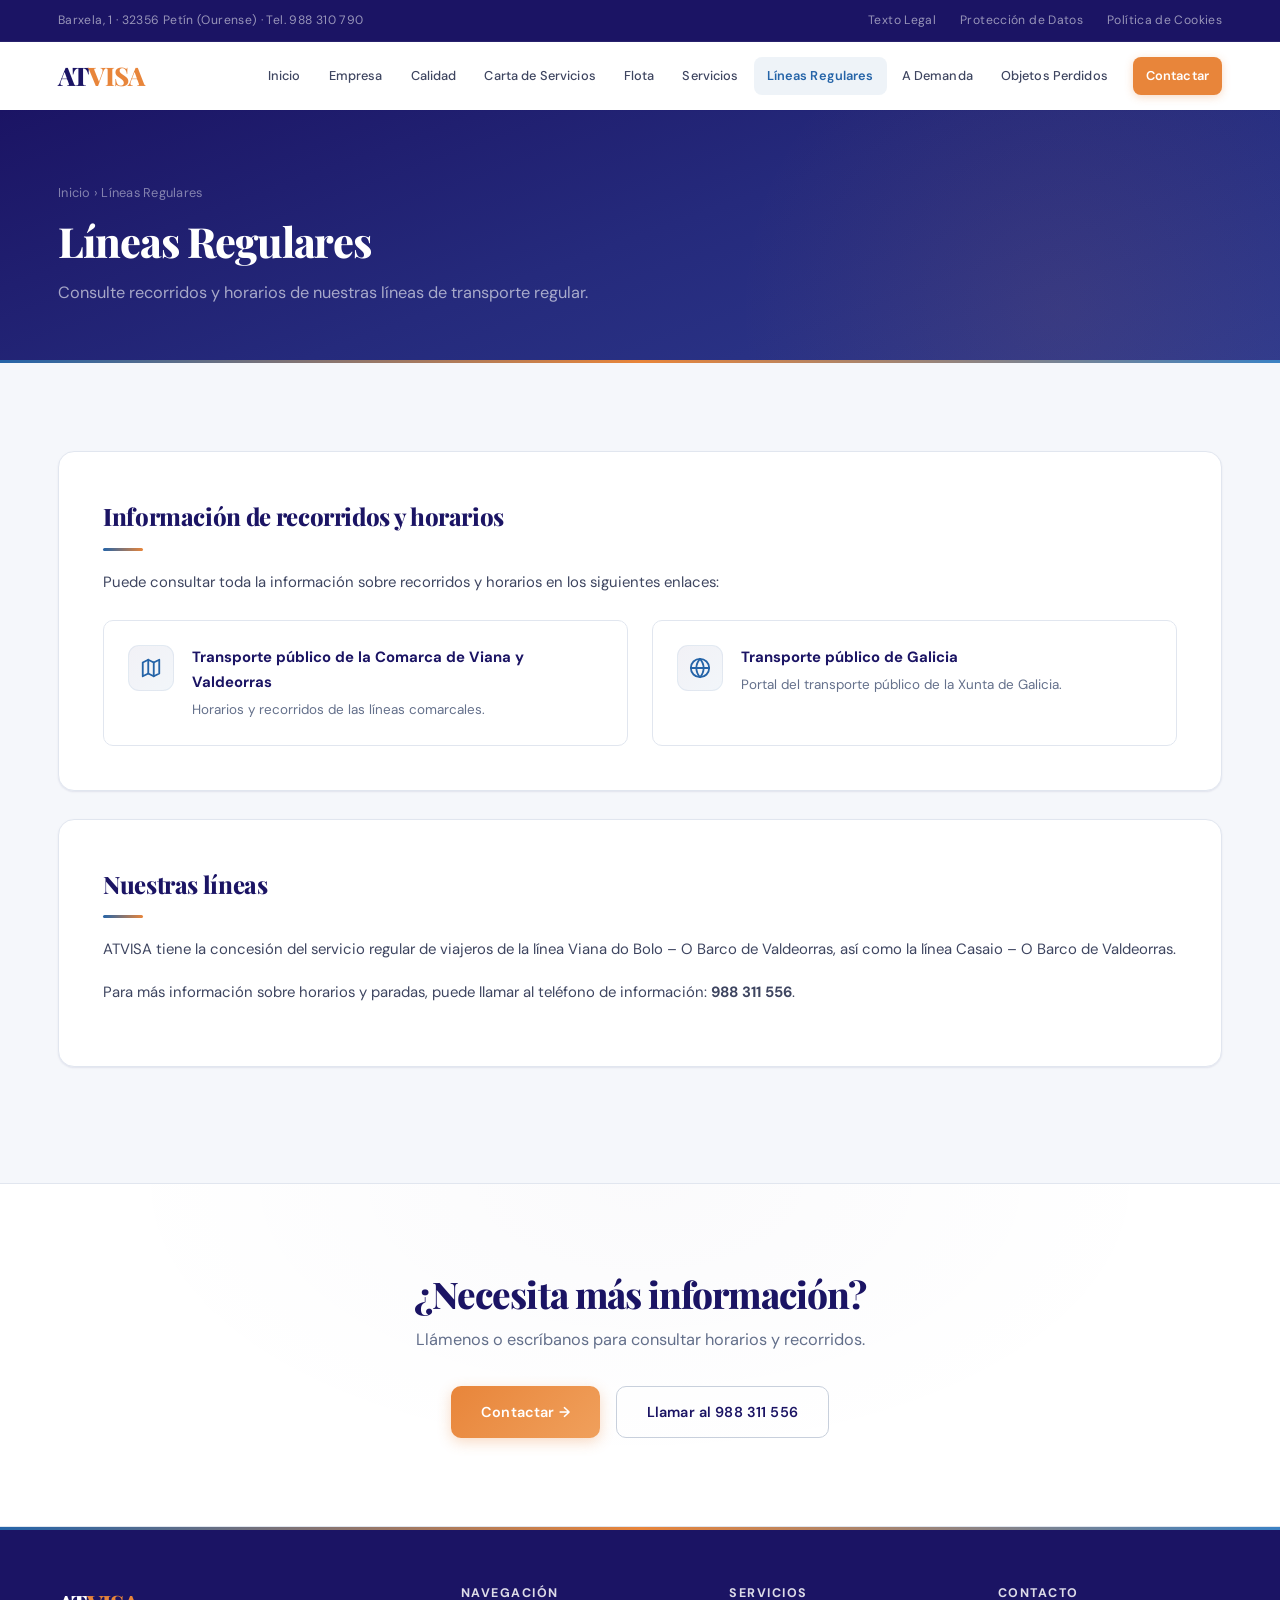
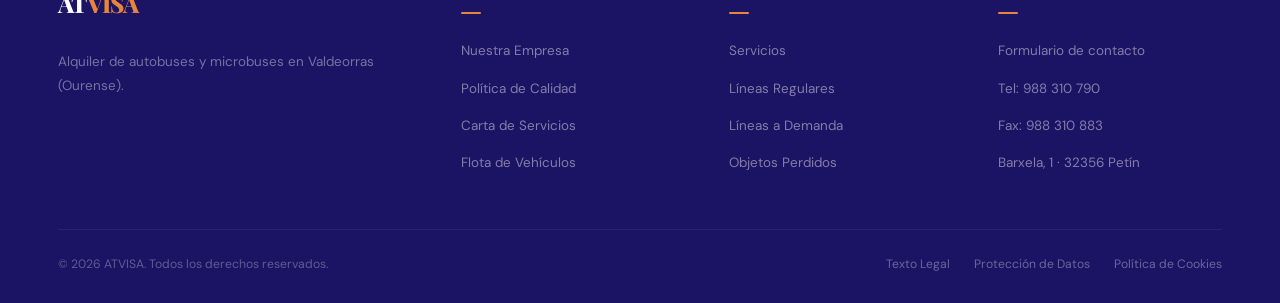
<file: lineas-regulares.html>
<!DOCTYPE html>
<html lang="es">
<head>
  <meta charset="UTF-8">
  <meta name="viewport" content="width=device-width, initial-scale=1.0">
  <title>Líneas Regulares | ATVISA</title>
  <meta name="description" content="Líneas regulares de ATVISA entre los pueblos de O Barco de Valdeorras, Viana y comarca.">
  <link href="https://fonts.googleapis.com/css2?family=DM+Sans:ital,opsz,wght@0,9..40,300;0,9..40,500;0,9..40,700;1,9..40,400&family=Playfair+Display:wght@600;800&display=swap" rel="stylesheet">
  <link rel="stylesheet" href="css/styles.css">
</head>
<body>
  <div class="topbar"><div class="container"><span>Barxela, 1 · 32356 Petín (Ourense) · Tel. 988 310 790</span><div class="topbar-links"><a href="texto-legal.html">Texto Legal</a><a href="proteccion-de-datos.html">Protección de Datos</a><a href="politica-de-cookies.html">Política de Cookies</a></div></div></div>
  <header><div class="container"><a href="index.html" class="logo">AT<span>VISA</span></a><button class="hamburger" aria-label="Menú"><span></span><span></span><span></span></button><nav><a href="index.html">Inicio</a><a href="nuestra-empresa.html">Empresa</a><a href="calidad.html">Calidad</a><a href="carta-de-servicios.html">Carta de Servicios</a><a href="flota-de-vehiculos.html">Flota</a><a href="servicios.html">Servicios</a><a href="lineas-regulares.html" class="active">Líneas Regulares</a><a href="lineas-a-demanda.html">A Demanda</a><a href="objetos-perdidos.html">Objetos Perdidos</a><a href="contactar.html" class="nav-cta">Contactar</a></nav></div></header>

  <section class="page-hero">
    <div class="container">
      <div class="breadcrumb fade-up"><a href="index.html">Inicio</a> &rsaquo; Líneas Regulares</div>
      <h1 class="fade-up delay-1">Líneas Regulares</h1>
      <p class="fade-up delay-2">Consulte recorridos y horarios de nuestras líneas de transporte regular.</p>
    </div>
  </section>

  <section>
    <div class="container">
      <div class="content-block fade-up">
        <h2>Información de recorridos y horarios</h2>
        <p>Puede consultar toda la información sobre recorridos y horarios en los siguientes enlaces:</p>
        <div class="grid-2" style="margin-top: 24px;">
          <div class="info-box">
            <div class="info-box-icon"><svg xmlns="http://www.w3.org/2000/svg" width="24" height="24" viewBox="0 0 24 24" fill="none" stroke="currentColor" stroke-width="2" stroke-linecap="round" stroke-linejoin="round"><polygon points="3 6 9 3 15 6 21 3 21 18 15 21 9 18 3 21"/><line x1="9" y1="3" x2="9" y2="18"/><line x1="15" y1="6" x2="15" y2="21"/></svg></div>
            <div>
              <h4>Transporte público de la Comarca de Viana y Valdeorras</h4>
              <p>Horarios y recorridos de las líneas comarcales.</p>
            </div>
          </div>
          <div class="info-box">
            <div class="info-box-icon"><svg xmlns="http://www.w3.org/2000/svg" width="24" height="24" viewBox="0 0 24 24" fill="none" stroke="currentColor" stroke-width="2" stroke-linecap="round" stroke-linejoin="round"><circle cx="12" cy="12" r="10"/><line x1="2" y1="12" x2="22" y2="12"/><path d="M12 2a15.3 15.3 0 0 1 4 10 15.3 15.3 0 0 1-4 10 15.3 15.3 0 0 1-4-10 15.3 15.3 0 0 1 4-10z"/></svg></div>
            <div>
              <h4>Transporte público de Galicia</h4>
              <p>Portal del transporte público de la Xunta de Galicia.</p>
            </div>
          </div>
        </div>
      </div>

      <div class="content-block fade-up delay-1">
        <h2>Nuestras líneas</h2>
        <p>ATVISA tiene la concesión del servicio regular de viajeros de la línea Viana do Bolo – O Barco de Valdeorras, así como la línea Casaio – O Barco de Valdeorras.</p>
        <p>Para más información sobre horarios y paradas, puede llamar al teléfono de información: <strong>988 311 556</strong>.</p>
      </div>
    </div>
  </section>

  <section class="cta-section">
    <div class="container">
      <h2 class="section-title">¿Necesita más información?</h2>
      <p>Llámenos o escríbanos para consultar horarios y recorridos.</p>
      <div style="display: flex; gap: 16px; justify-content: center; flex-wrap: wrap;">
        <a href="contactar.html" class="btn btn-primary">Contactar →</a>
        <a href="tel:988311556" class="btn btn-outline-dark">Llamar al 988 311 556</a>
      </div>
    </div>
  </section>

  <footer><div class="container"><div class="footer-grid"><div class="footer-brand"><a href="index.html" class="logo">AT<span>VISA</span></a><p>Alquiler de autobuses y microbuses en Valdeorras (Ourense).</p></div><div><h4>Navegación</h4><ul><li><a href="nuestra-empresa.html">Nuestra Empresa</a></li><li><a href="calidad.html">Política de Calidad</a></li><li><a href="carta-de-servicios.html">Carta de Servicios</a></li><li><a href="flota-de-vehiculos.html">Flota de Vehículos</a></li></ul></div><div><h4>Servicios</h4><ul><li><a href="servicios.html">Servicios</a></li><li><a href="lineas-regulares.html">Líneas Regulares</a></li><li><a href="lineas-a-demanda.html">Líneas a Demanda</a></li><li><a href="objetos-perdidos.html">Objetos Perdidos</a></li></ul></div><div><h4>Contacto</h4><ul><li><a href="contactar.html">Formulario de contacto</a></li><li><a href="tel:988310790">Tel: 988 310 790</a></li><li><a>Fax: 988 310 883</a></li><li><a>Barxela, 1 · 32356 Petín</a></li></ul></div></div><div class="footer-bottom"><span>© 2026 ATVISA. Todos los derechos reservados.</span><div class="footer-legal"><a href="texto-legal.html">Texto Legal</a><a href="proteccion-de-datos.html">Protección de Datos</a><a href="politica-de-cookies.html">Política de Cookies</a></div></div></div></footer>
  <script src="js/main.js"></script>
</body>
</html>
</file>
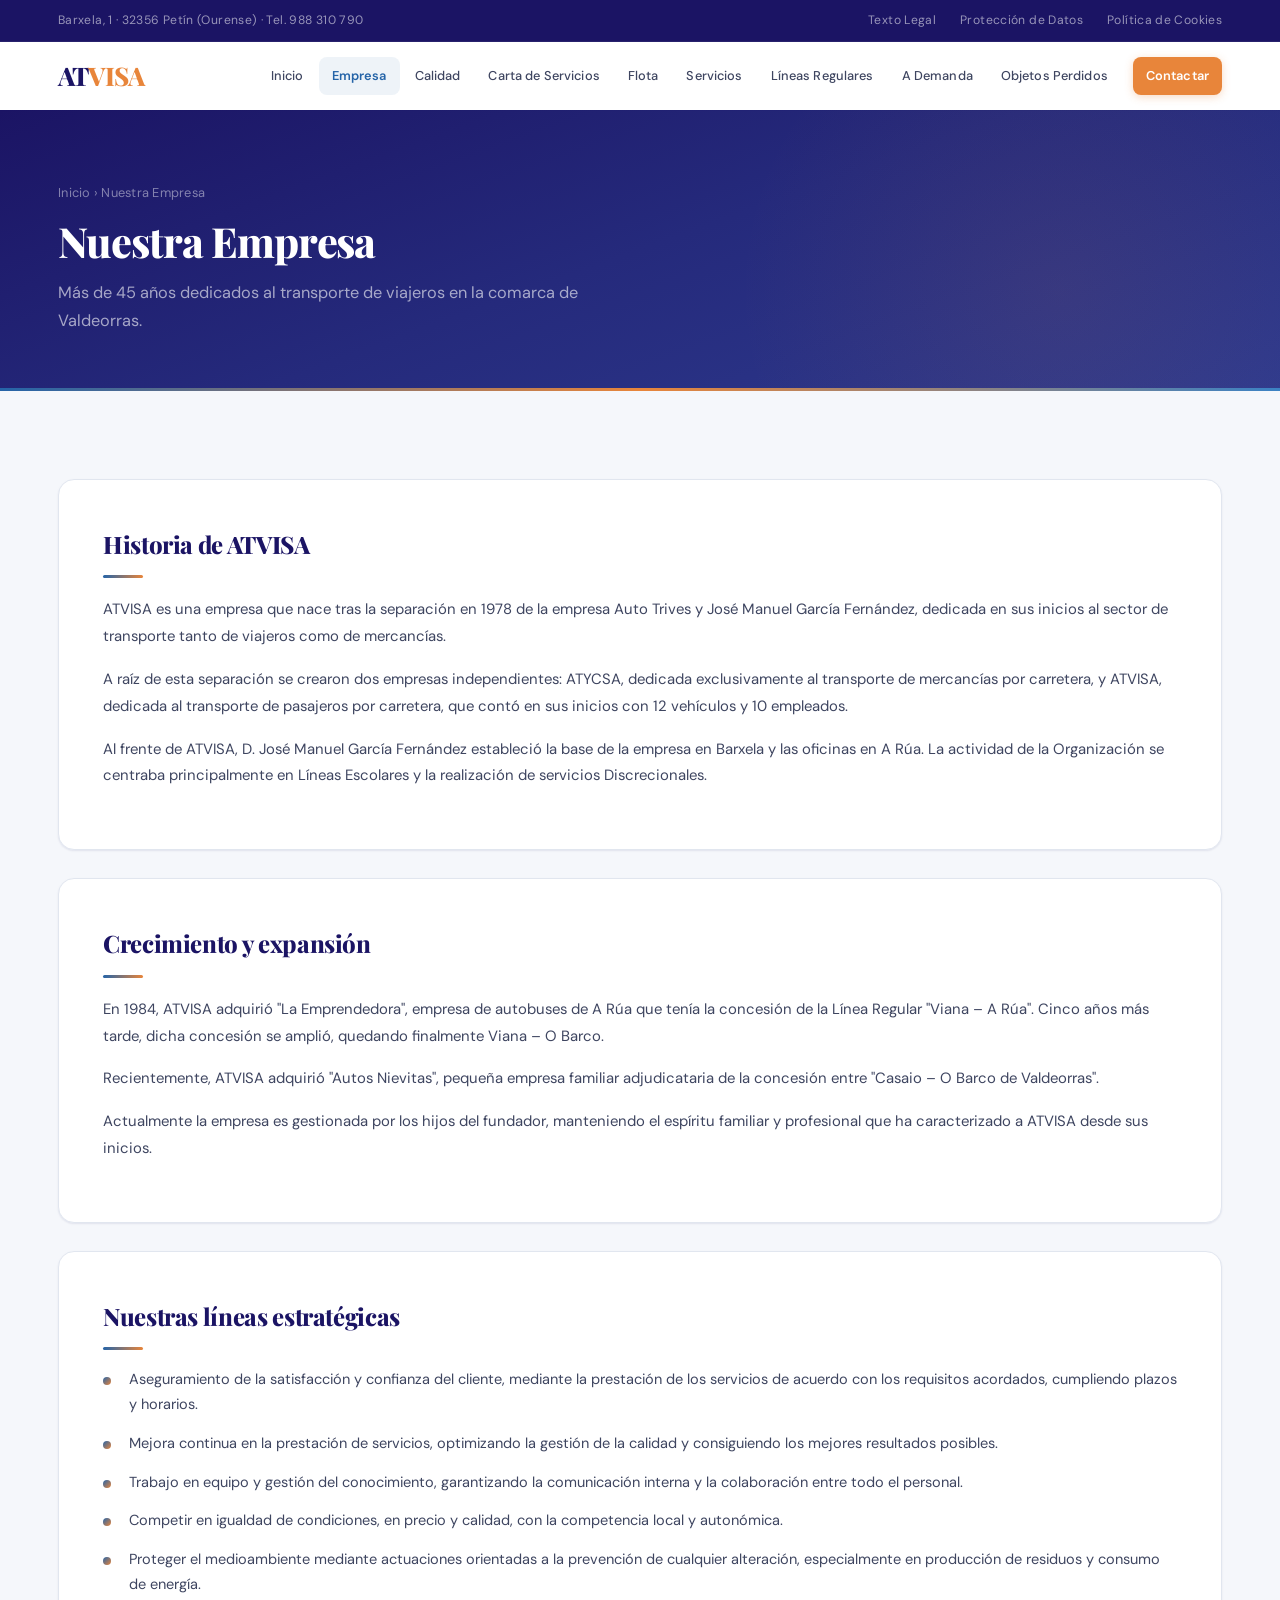
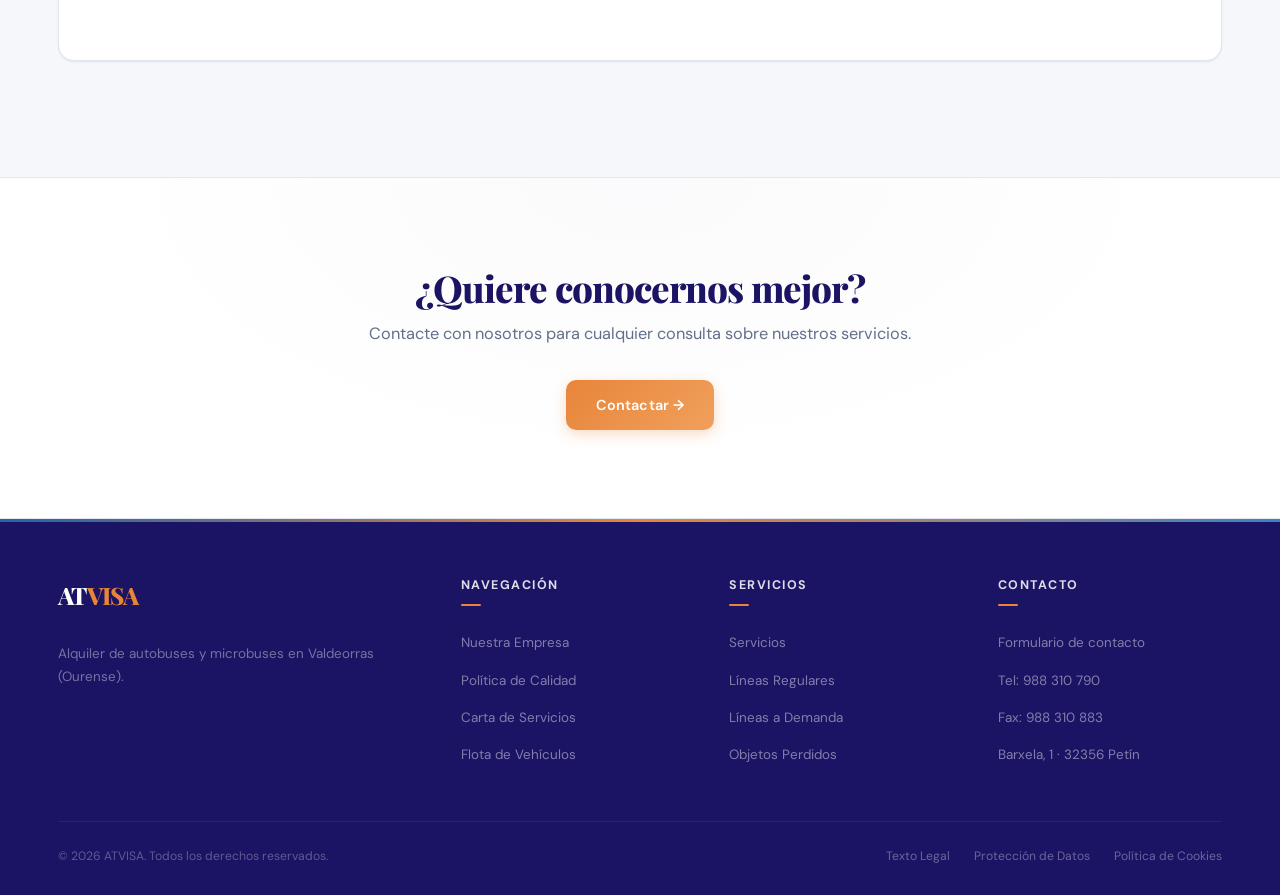
<file: nuestra-empresa.html>
<!DOCTYPE html>
<html lang="es">
<head>
  <meta charset="UTF-8">
  <meta name="viewport" content="width=device-width, initial-scale=1.0">
  <title>Nuestra Empresa | ATVISA</title>
  <meta name="description" content="Conozca ATVISA, empresa de transporte de viajeros fundada en 1978 en Valdeorras, Ourense.">
  <link href="https://fonts.googleapis.com/css2?family=DM+Sans:ital,opsz,wght@0,9..40,300;0,9..40,500;0,9..40,700;1,9..40,400&family=Playfair+Display:wght@600;800&display=swap" rel="stylesheet">
  <link rel="stylesheet" href="css/styles.css">
</head>
<body>
  <div class="topbar"><div class="container"><span>Barxela, 1 · 32356 Petín (Ourense) · Tel. 988 310 790</span><div class="topbar-links"><a href="texto-legal.html">Texto Legal</a><a href="proteccion-de-datos.html">Protección de Datos</a><a href="politica-de-cookies.html">Política de Cookies</a></div></div></div>
  <header><div class="container"><a href="index.html" class="logo">AT<span>VISA</span></a><button class="hamburger" aria-label="Menú"><span></span><span></span><span></span></button><nav><a href="index.html">Inicio</a><a href="nuestra-empresa.html" class="active">Empresa</a><a href="calidad.html">Calidad</a><a href="carta-de-servicios.html">Carta de Servicios</a><a href="flota-de-vehiculos.html">Flota</a><a href="servicios.html">Servicios</a><a href="lineas-regulares.html">Líneas Regulares</a><a href="lineas-a-demanda.html">A Demanda</a><a href="objetos-perdidos.html">Objetos Perdidos</a><a href="contactar.html" class="nav-cta">Contactar</a></nav></div></header>

  <section class="page-hero">
    <div class="container">
      <div class="breadcrumb fade-up"><a href="index.html">Inicio</a> &rsaquo; Nuestra Empresa</div>
      <h1 class="fade-up delay-1">Nuestra Empresa</h1>
      <p class="fade-up delay-2">Más de 45 años dedicados al transporte de viajeros en la comarca de Valdeorras.</p>
    </div>
  </section>

  <section>
    <div class="container">
      <div class="content-block fade-up">
        <h2>Historia de ATVISA</h2>
        <p>ATVISA es una empresa que nace tras la separación en 1978 de la empresa Auto Trives y José Manuel García Fernández, dedicada en sus inicios al sector de transporte tanto de viajeros como de mercancías.</p>
        <p>A raíz de esta separación se crearon dos empresas independientes: ATYCSA, dedicada exclusivamente al transporte de mercancías por carretera, y ATVISA, dedicada al transporte de pasajeros por carretera, que contó en sus inicios con 12 vehículos y 10 empleados.</p>
        <p>Al frente de ATVISA, D. José Manuel García Fernández estableció la base de la empresa en Barxela y las oficinas en A Rúa. La actividad de la Organización se centraba principalmente en Líneas Escolares y la realización de servicios Discrecionales.</p>
      </div>

      <div class="content-block fade-up delay-1">
        <h2>Crecimiento y expansión</h2>
        <p>En 1984, ATVISA adquirió "La Emprendedora", empresa de autobuses de A Rúa que tenía la concesión de la Línea Regular "Viana – A Rúa". Cinco años más tarde, dicha concesión se amplió, quedando finalmente Viana – O Barco.</p>
        <p>Recientemente, ATVISA adquirió "Autos Nievitas", pequeña empresa familiar adjudicataria de la concesión entre "Casaio – O Barco de Valdeorras".</p>
        <p>Actualmente la empresa es gestionada por los hijos del fundador, manteniendo el espíritu familiar y profesional que ha caracterizado a ATVISA desde sus inicios.</p>
      </div>

      <div class="content-block fade-up delay-2">
        <h2>Nuestras líneas estratégicas</h2>
        <ul>
          <li>Aseguramiento de la satisfacción y confianza del cliente, mediante la prestación de los servicios de acuerdo con los requisitos acordados, cumpliendo plazos y horarios.</li>
          <li>Mejora continua en la prestación de servicios, optimizando la gestión de la calidad y consiguiendo los mejores resultados posibles.</li>
          <li>Trabajo en equipo y gestión del conocimiento, garantizando la comunicación interna y la colaboración entre todo el personal.</li>
          <li>Competir en igualdad de condiciones, en precio y calidad, con la competencia local y autonómica.</li>
          <li>Proteger el medioambiente mediante actuaciones orientadas a la prevención de cualquier alteración, especialmente en producción de residuos y consumo de energía.</li>
        </ul>
      </div>
    </div>
  </section>

  <section class="cta-section">
    <div class="container">
      <h2 class="section-title">¿Quiere conocernos mejor?</h2>
      <p>Contacte con nosotros para cualquier consulta sobre nuestros servicios.</p>
      <a href="contactar.html" class="btn btn-primary">Contactar →</a>
    </div>
  </section>

  <footer><div class="container"><div class="footer-grid"><div class="footer-brand"><a href="index.html" class="logo">AT<span>VISA</span></a><p>Alquiler de autobuses y microbuses en Valdeorras (Ourense).</p></div><div><h4>Navegación</h4><ul><li><a href="nuestra-empresa.html">Nuestra Empresa</a></li><li><a href="calidad.html">Política de Calidad</a></li><li><a href="carta-de-servicios.html">Carta de Servicios</a></li><li><a href="flota-de-vehiculos.html">Flota de Vehículos</a></li></ul></div><div><h4>Servicios</h4><ul><li><a href="servicios.html">Servicios</a></li><li><a href="lineas-regulares.html">Líneas Regulares</a></li><li><a href="lineas-a-demanda.html">Líneas a Demanda</a></li><li><a href="objetos-perdidos.html">Objetos Perdidos</a></li></ul></div><div><h4>Contacto</h4><ul><li><a href="contactar.html">Formulario de contacto</a></li><li><a href="tel:988310790">Tel: 988 310 790</a></li><li><a>Fax: 988 310 883</a></li><li><a>Barxela, 1 · 32356 Petín</a></li></ul></div></div><div class="footer-bottom"><span>© 2026 ATVISA. Todos los derechos reservados.</span><div class="footer-legal"><a href="texto-legal.html">Texto Legal</a><a href="proteccion-de-datos.html">Protección de Datos</a><a href="politica-de-cookies.html">Política de Cookies</a></div></div></div></footer>
  <script src="js/main.js"></script>
</body>
</html>
</file>
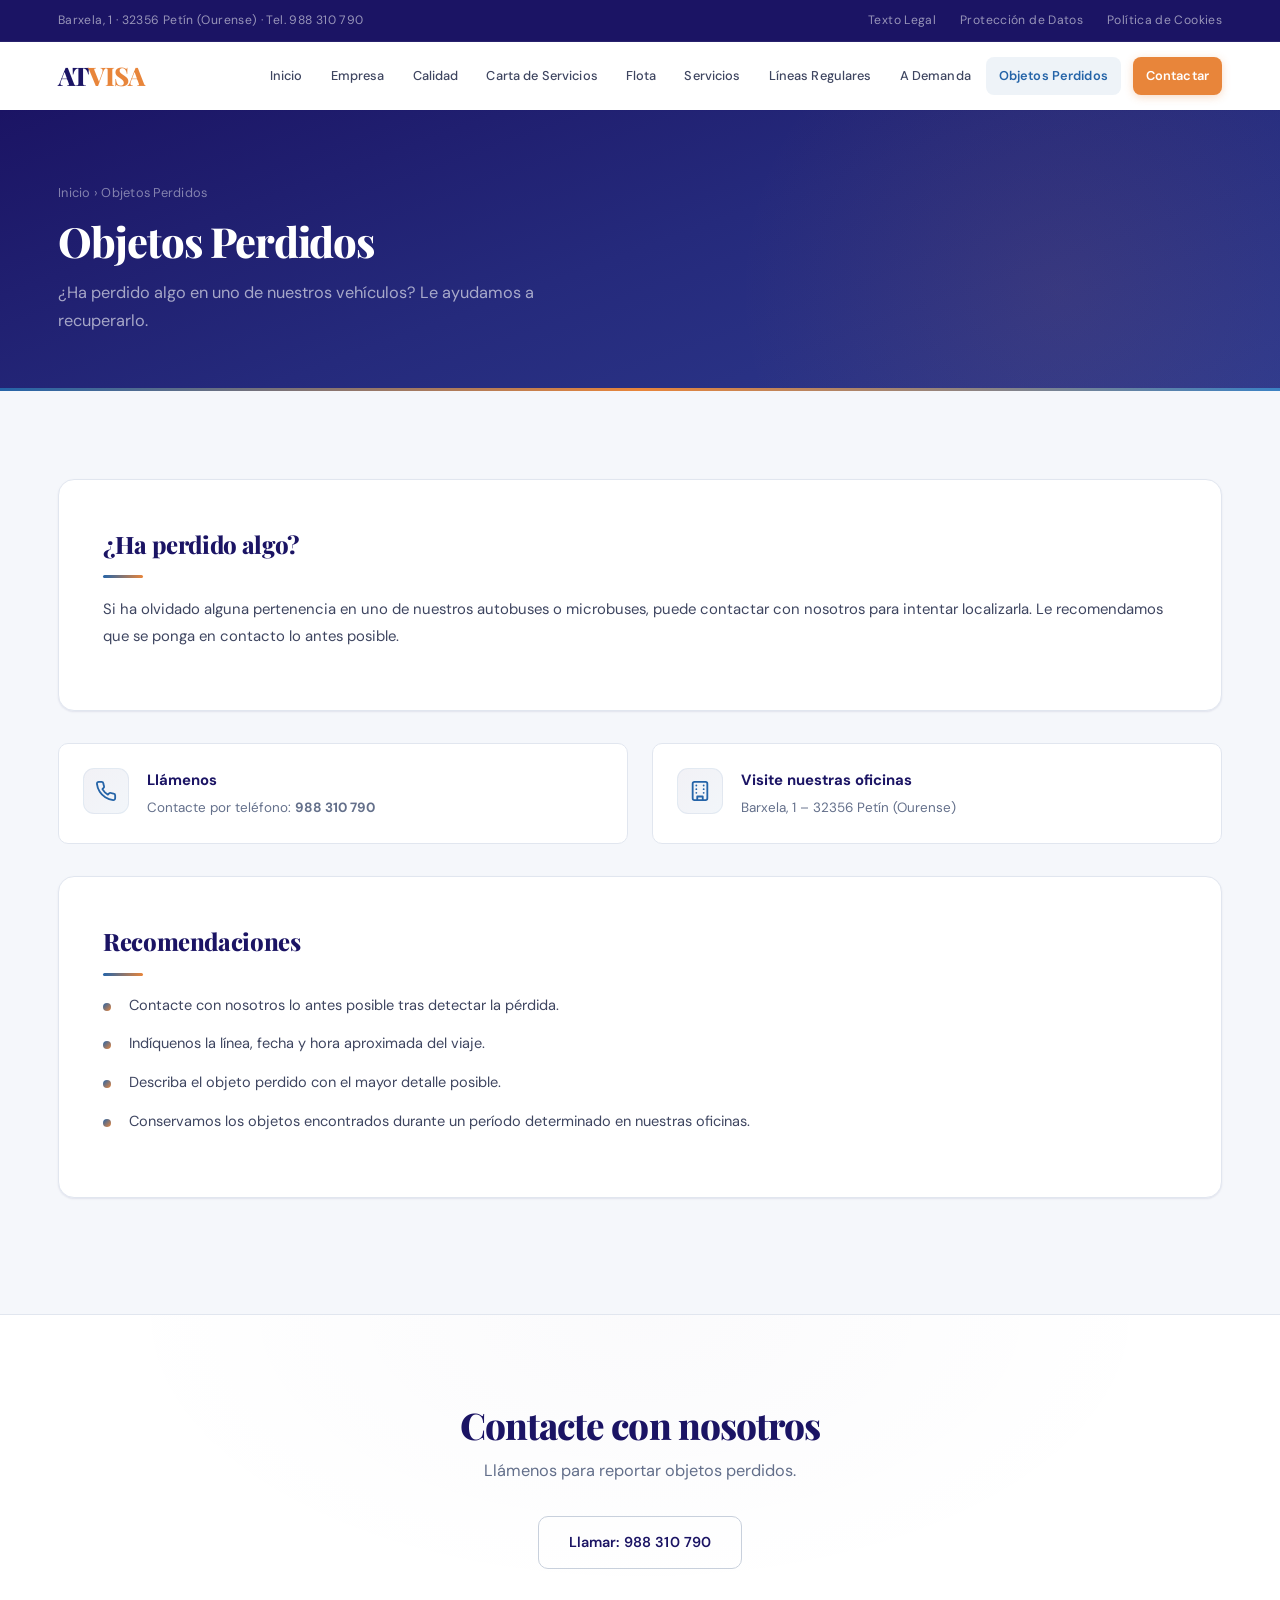
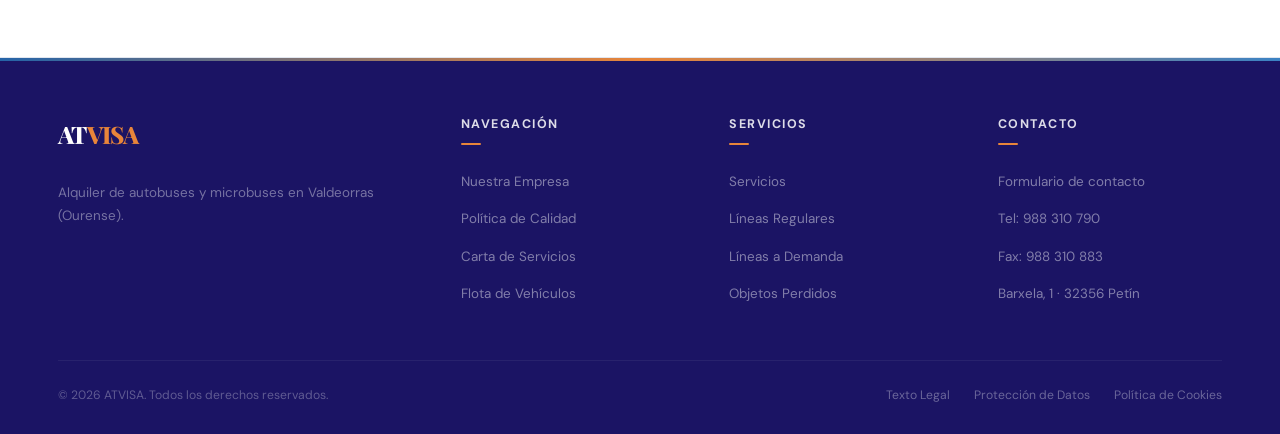
<file: objetos-perdidos.html>
<!DOCTYPE html>
<html lang="es">
<head>
  <meta charset="UTF-8">
  <meta name="viewport" content="width=device-width, initial-scale=1.0">
  <title>Objetos Perdidos | ATVISA</title>
  <meta name="description" content="Objetos perdidos en autobuses de ATVISA. Contacte con nosotros para recuperar sus pertenencias.">
  <link href="https://fonts.googleapis.com/css2?family=DM+Sans:ital,opsz,wght@0,9..40,300;0,9..40,500;0,9..40,700;1,9..40,400&family=Playfair+Display:wght@600;800&display=swap" rel="stylesheet">
  <link rel="stylesheet" href="css/styles.css">
</head>
<body>
  <div class="topbar"><div class="container"><span>Barxela, 1 · 32356 Petín (Ourense) · Tel. 988 310 790</span><div class="topbar-links"><a href="texto-legal.html">Texto Legal</a><a href="proteccion-de-datos.html">Protección de Datos</a><a href="politica-de-cookies.html">Política de Cookies</a></div></div></div>
  <header><div class="container"><a href="index.html" class="logo">AT<span>VISA</span></a><button class="hamburger" aria-label="Menú"><span></span><span></span><span></span></button><nav><a href="index.html">Inicio</a><a href="nuestra-empresa.html">Empresa</a><a href="calidad.html">Calidad</a><a href="carta-de-servicios.html">Carta de Servicios</a><a href="flota-de-vehiculos.html">Flota</a><a href="servicios.html">Servicios</a><a href="lineas-regulares.html">Líneas Regulares</a><a href="lineas-a-demanda.html">A Demanda</a><a href="objetos-perdidos.html" class="active">Objetos Perdidos</a><a href="contactar.html" class="nav-cta">Contactar</a></nav></div></header>

  <section class="page-hero">
    <div class="container">
      <div class="breadcrumb fade-up"><a href="index.html">Inicio</a> &rsaquo; Objetos Perdidos</div>
      <h1 class="fade-up delay-1">Objetos Perdidos</h1>
      <p class="fade-up delay-2">¿Ha perdido algo en uno de nuestros vehículos? Le ayudamos a recuperarlo.</p>
    </div>
  </section>

  <section>
    <div class="container">
      <div class="content-block fade-up">
        <h2>¿Ha perdido algo?</h2>
        <p>Si ha olvidado alguna pertenencia en uno de nuestros autobuses o microbuses, puede contactar con nosotros para intentar localizarla. Le recomendamos que se ponga en contacto lo antes posible.</p>
      </div>

      <div class="grid-2 fade-up delay-1" style="margin-top: 32px;">
        <div class="info-box">
          <div class="info-box-icon"><svg xmlns="http://www.w3.org/2000/svg" width="24" height="24" viewBox="0 0 24 24" fill="none" stroke="currentColor" stroke-width="2" stroke-linecap="round" stroke-linejoin="round"><path d="M22 16.92v3a2 2 0 0 1-2.18 2 19.79 19.79 0 0 1-8.63-3.07 19.5 19.5 0 0 1-6-6 19.79 19.79 0 0 1-3.07-8.67A2 2 0 0 1 4.11 2h3a2 2 0 0 1 2 1.72 12.84 12.84 0 0 0 .7 2.81 2 2 0 0 1-.45 2.11L8.09 9.91a16 16 0 0 0 6 6l1.27-1.27a2 2 0 0 1 2.11-.45 12.84 12.84 0 0 0 2.81.7A2 2 0 0 1 22 16.92z"/></svg></div>
          <div>
            <h4>Llámenos</h4>
            <p>Contacte por teléfono: <strong>988 310 790</strong></p>
          </div>
        </div>
        <div class="info-box">
          <div class="info-box-icon"><svg xmlns="http://www.w3.org/2000/svg" width="24" height="24" viewBox="0 0 24 24" fill="none" stroke="currentColor" stroke-width="2" stroke-linecap="round" stroke-linejoin="round"><rect x="4" y="2" width="16" height="20" rx="2"/><path d="M9 22v-4h6v4"/><path d="M8 6h.01"/><path d="M16 6h.01"/><path d="M8 10h.01"/><path d="M16 10h.01"/><path d="M8 14h.01"/><path d="M16 14h.01"/></svg></div>
          <div>
            <h4>Visite nuestras oficinas</h4>
            <p>Barxela, 1 – 32356 Petín (Ourense)</p>
          </div>
        </div>
      </div>

      <div class="content-block fade-up delay-2" style="margin-top: 32px;">
        <h2>Recomendaciones</h2>
        <ul>
          <li>Contacte con nosotros lo antes posible tras detectar la pérdida.</li>
          <li>Indíquenos la línea, fecha y hora aproximada del viaje.</li>
          <li>Describa el objeto perdido con el mayor detalle posible.</li>
          <li>Conservamos los objetos encontrados durante un período determinado en nuestras oficinas.</li>
        </ul>
      </div>
    </div>
  </section>

  <section class="cta-section">
    <div class="container">
      <h2 class="section-title">Contacte con nosotros</h2>
      <p>Llámenos para reportar objetos perdidos.</p>
      <div style="display: flex; gap: 16px; justify-content: center; flex-wrap: wrap;">
        <a href="tel:988310790" class="btn btn-outline-dark">Llamar: 988 310 790</a>
      </div>
    </div>
  </section>

  <footer><div class="container"><div class="footer-grid"><div class="footer-brand"><a href="index.html" class="logo">AT<span>VISA</span></a><p>Alquiler de autobuses y microbuses en Valdeorras (Ourense).</p></div><div><h4>Navegación</h4><ul><li><a href="nuestra-empresa.html">Nuestra Empresa</a></li><li><a href="calidad.html">Política de Calidad</a></li><li><a href="carta-de-servicios.html">Carta de Servicios</a></li><li><a href="flota-de-vehiculos.html">Flota de Vehículos</a></li></ul></div><div><h4>Servicios</h4><ul><li><a href="servicios.html">Servicios</a></li><li><a href="lineas-regulares.html">Líneas Regulares</a></li><li><a href="lineas-a-demanda.html">Líneas a Demanda</a></li><li><a href="objetos-perdidos.html">Objetos Perdidos</a></li></ul></div><div><h4>Contacto</h4><ul><li><a href="contactar.html">Formulario de contacto</a></li><li><a href="tel:988310790">Tel: 988 310 790</a></li><li><a>Fax: 988 310 883</a></li><li><a>Barxela, 1 · 32356 Petín</a></li></ul></div></div><div class="footer-bottom"><span>© 2026 ATVISA. Todos los derechos reservados.</span><div class="footer-legal"><a href="texto-legal.html">Texto Legal</a><a href="proteccion-de-datos.html">Protección de Datos</a><a href="politica-de-cookies.html">Política de Cookies</a></div></div></div></footer>
  <script src="js/main.js"></script>
</body>
</html>
</file>
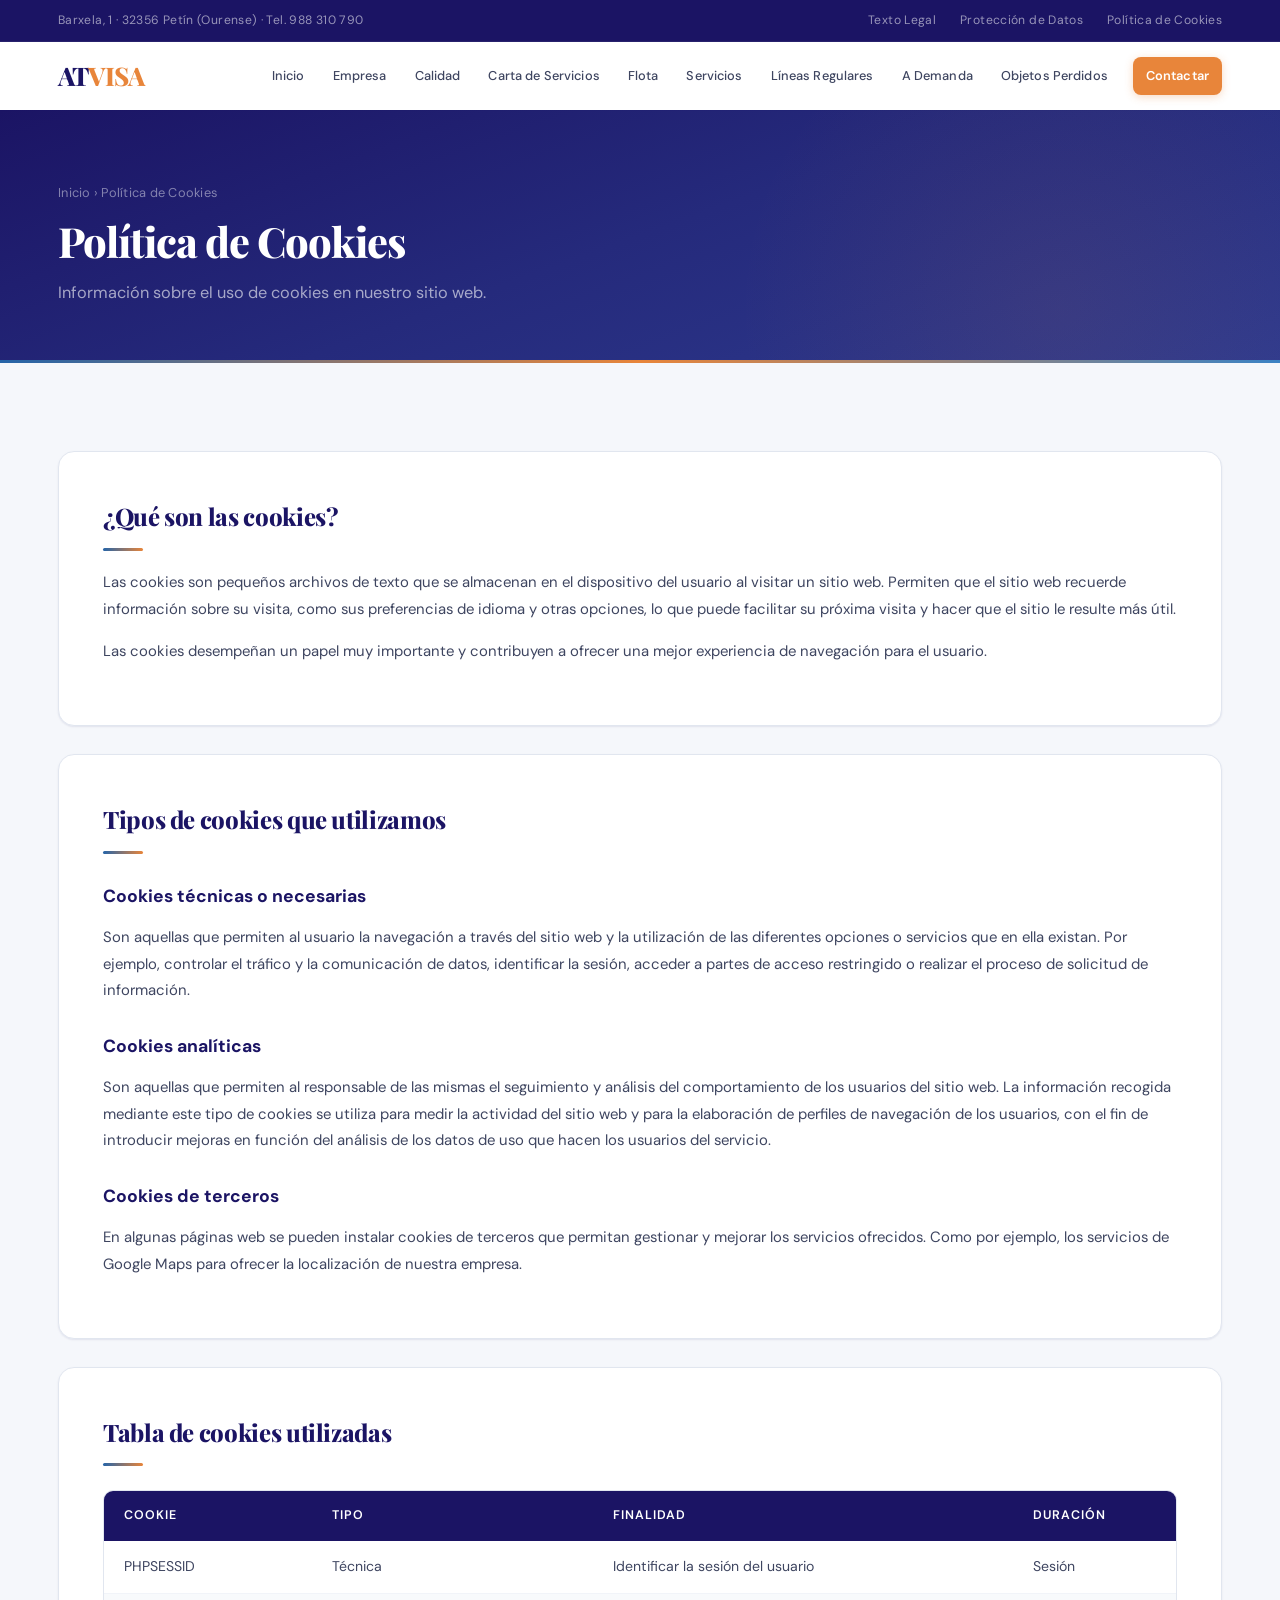
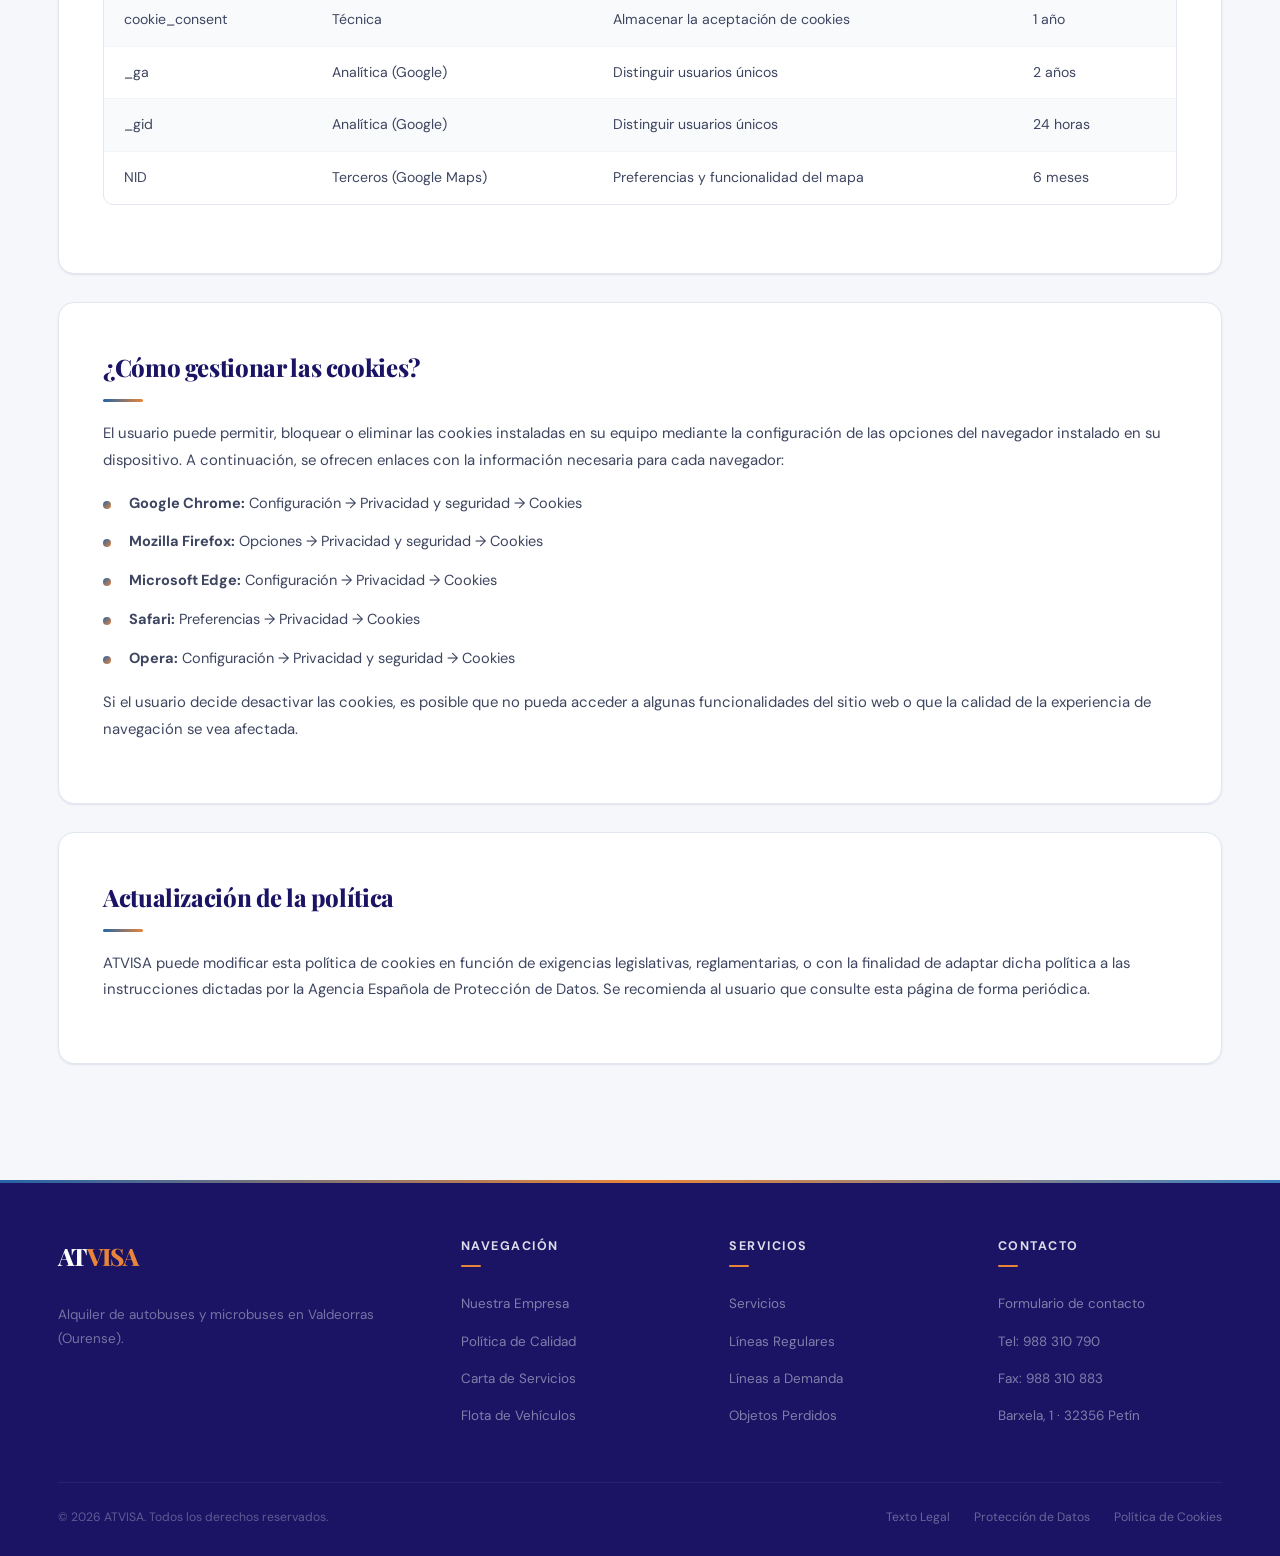
<file: politica-de-cookies.html>
<!DOCTYPE html>
<html lang="es">
<head>
  <meta charset="UTF-8">
  <meta name="viewport" content="width=device-width, initial-scale=1.0">
  <title>Política de Cookies | ATVISA</title>
  <meta name="description" content="Política de cookies del sitio web de ATVISA.">
  <link href="https://fonts.googleapis.com/css2?family=DM+Sans:ital,opsz,wght@0,9..40,300;0,9..40,500;0,9..40,700;1,9..40,400&family=Playfair+Display:wght@600;800&display=swap" rel="stylesheet">
  <link rel="stylesheet" href="css/styles.css">
</head>
<body>
  <div class="topbar"><div class="container"><span>Barxela, 1 · 32356 Petín (Ourense) · Tel. 988 310 790</span><div class="topbar-links"><a href="texto-legal.html">Texto Legal</a><a href="proteccion-de-datos.html">Protección de Datos</a><a href="politica-de-cookies.html">Política de Cookies</a></div></div></div>
  <header><div class="container"><a href="index.html" class="logo">AT<span>VISA</span></a><button class="hamburger" aria-label="Menú"><span></span><span></span><span></span></button><nav><a href="index.html">Inicio</a><a href="nuestra-empresa.html">Empresa</a><a href="calidad.html">Calidad</a><a href="carta-de-servicios.html">Carta de Servicios</a><a href="flota-de-vehiculos.html">Flota</a><a href="servicios.html">Servicios</a><a href="lineas-regulares.html">Líneas Regulares</a><a href="lineas-a-demanda.html">A Demanda</a><a href="objetos-perdidos.html">Objetos Perdidos</a><a href="contactar.html" class="nav-cta">Contactar</a></nav></div></header>

  <section class="page-hero">
    <div class="container">
      <div class="breadcrumb fade-up"><a href="index.html">Inicio</a> &rsaquo; Política de Cookies</div>
      <h1 class="fade-up delay-1">Política de Cookies</h1>
      <p class="fade-up delay-2">Información sobre el uso de cookies en nuestro sitio web.</p>
    </div>
  </section>

  <section>
    <div class="container">
      <div class="content-block fade-up">
        <h2>¿Qué son las cookies?</h2>
        <p>Las cookies son pequeños archivos de texto que se almacenan en el dispositivo del usuario al visitar un sitio web. Permiten que el sitio web recuerde información sobre su visita, como sus preferencias de idioma y otras opciones, lo que puede facilitar su próxima visita y hacer que el sitio le resulte más útil.</p>
        <p>Las cookies desempeñan un papel muy importante y contribuyen a ofrecer una mejor experiencia de navegación para el usuario.</p>
      </div>

      <div class="content-block fade-up delay-1">
        <h2>Tipos de cookies que utilizamos</h2>

        <h3>Cookies técnicas o necesarias</h3>
        <p>Son aquellas que permiten al usuario la navegación a través del sitio web y la utilización de las diferentes opciones o servicios que en ella existan. Por ejemplo, controlar el tráfico y la comunicación de datos, identificar la sesión, acceder a partes de acceso restringido o realizar el proceso de solicitud de información.</p>

        <h3>Cookies analíticas</h3>
        <p>Son aquellas que permiten al responsable de las mismas el seguimiento y análisis del comportamiento de los usuarios del sitio web. La información recogida mediante este tipo de cookies se utiliza para medir la actividad del sitio web y para la elaboración de perfiles de navegación de los usuarios, con el fin de introducir mejoras en función del análisis de los datos de uso que hacen los usuarios del servicio.</p>

        <h3>Cookies de terceros</h3>
        <p>En algunas páginas web se pueden instalar cookies de terceros que permitan gestionar y mejorar los servicios ofrecidos. Como por ejemplo, los servicios de Google Maps para ofrecer la localización de nuestra empresa.</p>
      </div>

      <div class="content-block fade-up delay-2">
        <h2>Tabla de cookies utilizadas</h2>
        <table class="data-table">
          <thead>
            <tr>
              <th>Cookie</th>
              <th>Tipo</th>
              <th>Finalidad</th>
              <th>Duración</th>
            </tr>
          </thead>
          <tbody>
            <tr>
              <td>PHPSESSID</td>
              <td>Técnica</td>
              <td>Identificar la sesión del usuario</td>
              <td>Sesión</td>
            </tr>
            <tr>
              <td>cookie_consent</td>
              <td>Técnica</td>
              <td>Almacenar la aceptación de cookies</td>
              <td>1 año</td>
            </tr>
            <tr>
              <td>_ga</td>
              <td>Analítica (Google)</td>
              <td>Distinguir usuarios únicos</td>
              <td>2 años</td>
            </tr>
            <tr>
              <td>_gid</td>
              <td>Analítica (Google)</td>
              <td>Distinguir usuarios únicos</td>
              <td>24 horas</td>
            </tr>
            <tr>
              <td>NID</td>
              <td>Terceros (Google Maps)</td>
              <td>Preferencias y funcionalidad del mapa</td>
              <td>6 meses</td>
            </tr>
          </tbody>
        </table>
      </div>

      <div class="content-block fade-up delay-3">
        <h2>¿Cómo gestionar las cookies?</h2>
        <p>El usuario puede permitir, bloquear o eliminar las cookies instaladas en su equipo mediante la configuración de las opciones del navegador instalado en su dispositivo. A continuación, se ofrecen enlaces con la información necesaria para cada navegador:</p>
        <ul>
          <li><strong>Google Chrome:</strong> Configuración → Privacidad y seguridad → Cookies</li>
          <li><strong>Mozilla Firefox:</strong> Opciones → Privacidad y seguridad → Cookies</li>
          <li><strong>Microsoft Edge:</strong> Configuración → Privacidad → Cookies</li>
          <li><strong>Safari:</strong> Preferencias → Privacidad → Cookies</li>
          <li><strong>Opera:</strong> Configuración → Privacidad y seguridad → Cookies</li>
        </ul>
        <p>Si el usuario decide desactivar las cookies, es posible que no pueda acceder a algunas funcionalidades del sitio web o que la calidad de la experiencia de navegación se vea afectada.</p>
      </div>

      <div class="content-block fade-up delay-4">
        <h2>Actualización de la política</h2>
        <p>ATVISA puede modificar esta política de cookies en función de exigencias legislativas, reglamentarias, o con la finalidad de adaptar dicha política a las instrucciones dictadas por la Agencia Española de Protección de Datos. Se recomienda al usuario que consulte esta página de forma periódica.</p>
      </div>
    </div>
  </section>

  <footer><div class="container"><div class="footer-grid"><div class="footer-brand"><a href="index.html" class="logo">AT<span>VISA</span></a><p>Alquiler de autobuses y microbuses en Valdeorras (Ourense).</p></div><div><h4>Navegación</h4><ul><li><a href="nuestra-empresa.html">Nuestra Empresa</a></li><li><a href="calidad.html">Política de Calidad</a></li><li><a href="carta-de-servicios.html">Carta de Servicios</a></li><li><a href="flota-de-vehiculos.html">Flota de Vehículos</a></li></ul></div><div><h4>Servicios</h4><ul><li><a href="servicios.html">Servicios</a></li><li><a href="lineas-regulares.html">Líneas Regulares</a></li><li><a href="lineas-a-demanda.html">Líneas a Demanda</a></li><li><a href="objetos-perdidos.html">Objetos Perdidos</a></li></ul></div><div><h4>Contacto</h4><ul><li><a href="contactar.html">Formulario de contacto</a></li><li><a href="tel:988310790">Tel: 988 310 790</a></li><li><a>Fax: 988 310 883</a></li><li><a>Barxela, 1 · 32356 Petín</a></li></ul></div></div><div class="footer-bottom"><span>© 2026 ATVISA. Todos los derechos reservados.</span><div class="footer-legal"><a href="texto-legal.html">Texto Legal</a><a href="proteccion-de-datos.html">Protección de Datos</a><a href="politica-de-cookies.html">Política de Cookies</a></div></div></div></footer>
  <script src="js/main.js"></script>
</body>
</html>
</file>
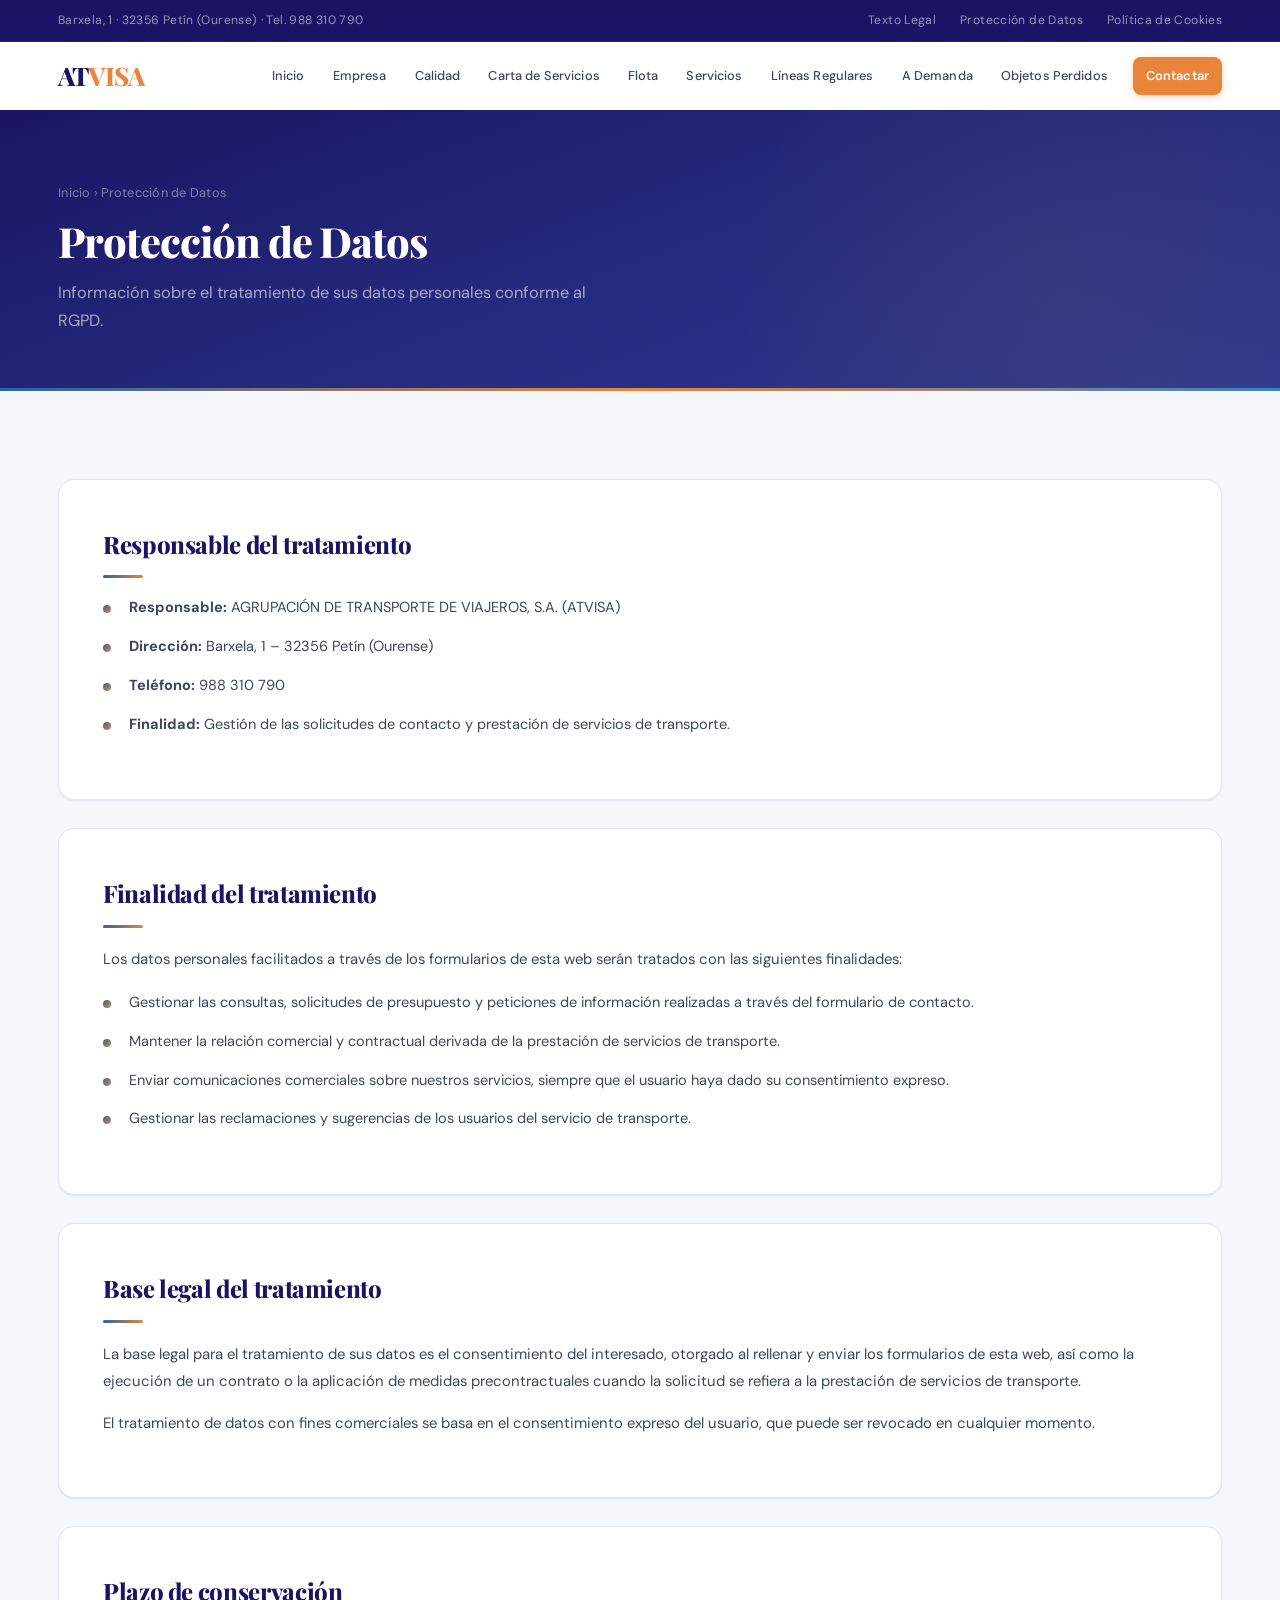
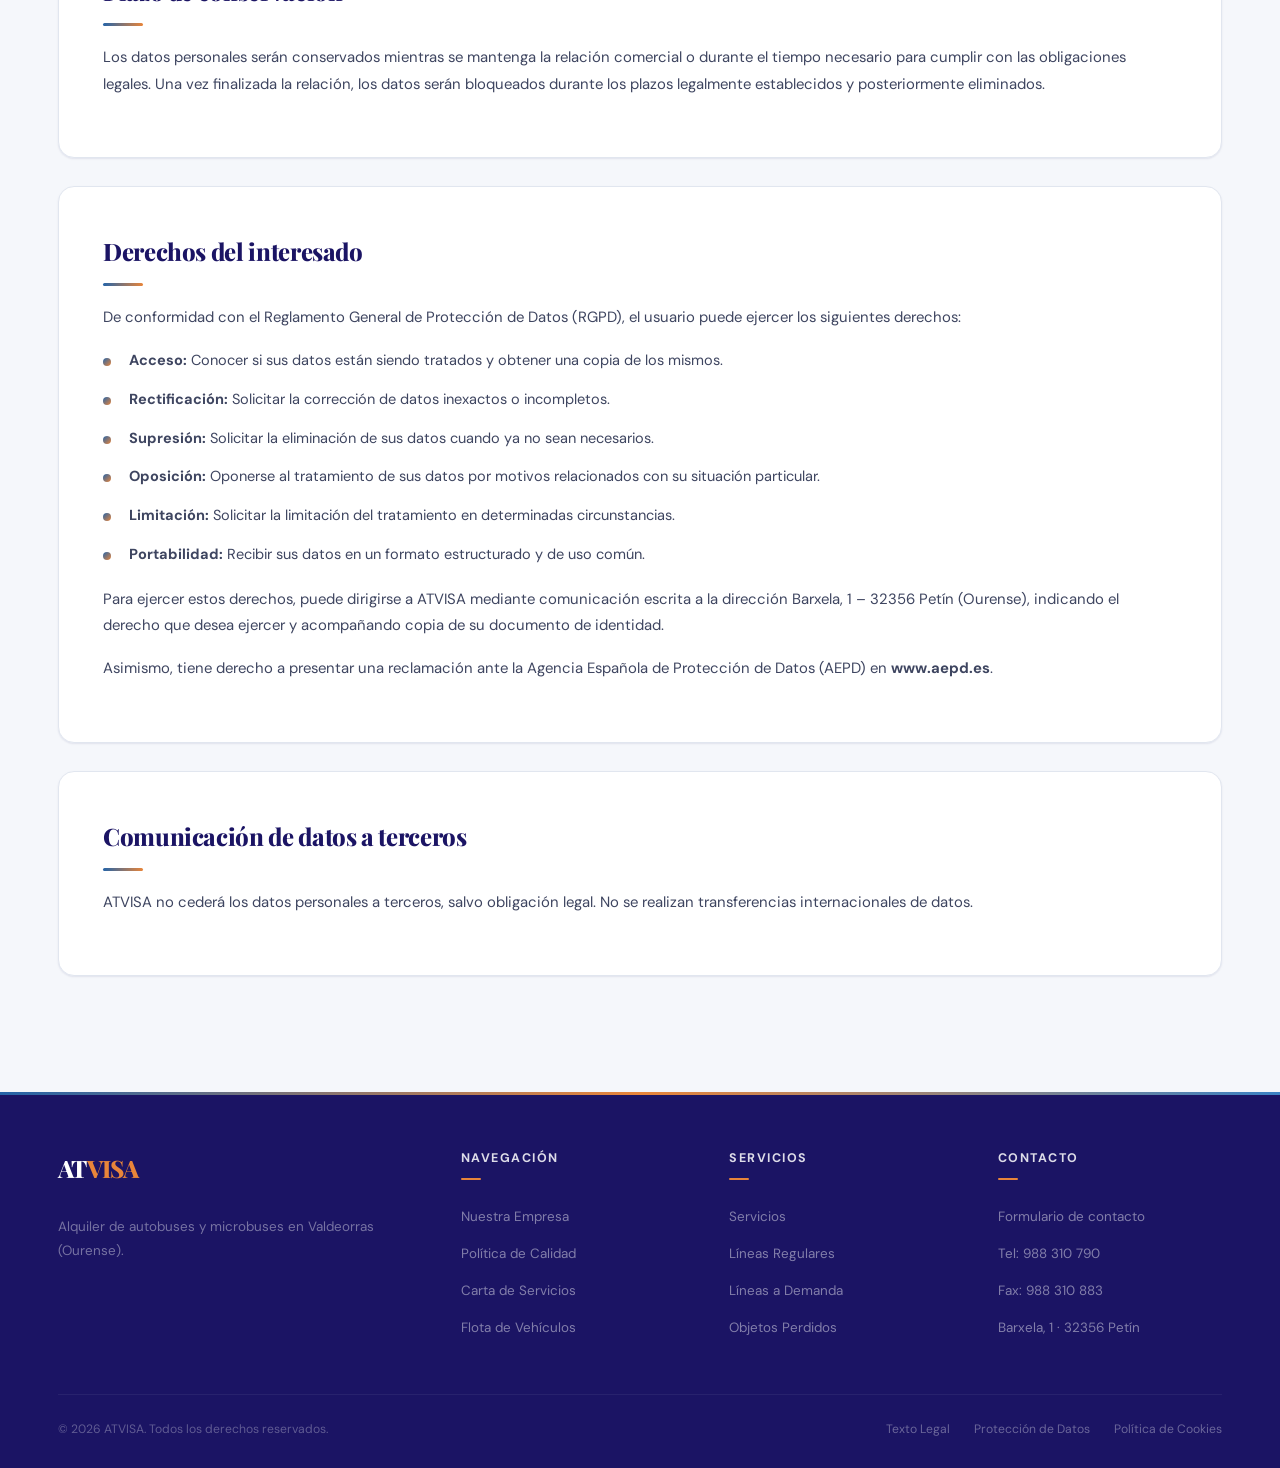
<file: proteccion-de-datos.html>
<!DOCTYPE html>
<html lang="es">
<head>
  <meta charset="UTF-8">
  <meta name="viewport" content="width=device-width, initial-scale=1.0">
  <title>Protección de Datos | ATVISA</title>
  <meta name="description" content="Política de protección de datos personales de ATVISA conforme al RGPD.">
  <link href="https://fonts.googleapis.com/css2?family=DM+Sans:ital,opsz,wght@0,9..40,300;0,9..40,500;0,9..40,700;1,9..40,400&family=Playfair+Display:wght@600;800&display=swap" rel="stylesheet">
  <link rel="stylesheet" href="css/styles.css">
</head>
<body>
  <div class="topbar"><div class="container"><span>Barxela, 1 · 32356 Petín (Ourense) · Tel. 988 310 790</span><div class="topbar-links"><a href="texto-legal.html">Texto Legal</a><a href="proteccion-de-datos.html">Protección de Datos</a><a href="politica-de-cookies.html">Política de Cookies</a></div></div></div>
  <header><div class="container"><a href="index.html" class="logo">AT<span>VISA</span></a><button class="hamburger" aria-label="Menú"><span></span><span></span><span></span></button><nav><a href="index.html">Inicio</a><a href="nuestra-empresa.html">Empresa</a><a href="calidad.html">Calidad</a><a href="carta-de-servicios.html">Carta de Servicios</a><a href="flota-de-vehiculos.html">Flota</a><a href="servicios.html">Servicios</a><a href="lineas-regulares.html">Líneas Regulares</a><a href="lineas-a-demanda.html">A Demanda</a><a href="objetos-perdidos.html">Objetos Perdidos</a><a href="contactar.html" class="nav-cta">Contactar</a></nav></div></header>

  <section class="page-hero">
    <div class="container">
      <div class="breadcrumb fade-up"><a href="index.html">Inicio</a> &rsaquo; Protección de Datos</div>
      <h1 class="fade-up delay-1">Protección de Datos</h1>
      <p class="fade-up delay-2">Información sobre el tratamiento de sus datos personales conforme al RGPD.</p>
    </div>
  </section>

  <section>
    <div class="container">
      <div class="content-block fade-up">
        <h2>Responsable del tratamiento</h2>
        <ul>
          <li><strong>Responsable:</strong> AGRUPACIÓN DE TRANSPORTE DE VIAJEROS, S.A. (ATVISA)</li>
          <li><strong>Dirección:</strong> Barxela, 1 – 32356 Petín (Ourense)</li>
          <li><strong>Teléfono:</strong> 988 310 790</li>
          <li><strong>Finalidad:</strong> Gestión de las solicitudes de contacto y prestación de servicios de transporte.</li>
        </ul>
      </div>

      <div class="content-block fade-up delay-1">
        <h2>Finalidad del tratamiento</h2>
        <p>Los datos personales facilitados a través de los formularios de esta web serán tratados con las siguientes finalidades:</p>
        <ul>
          <li>Gestionar las consultas, solicitudes de presupuesto y peticiones de información realizadas a través del formulario de contacto.</li>
          <li>Mantener la relación comercial y contractual derivada de la prestación de servicios de transporte.</li>
          <li>Enviar comunicaciones comerciales sobre nuestros servicios, siempre que el usuario haya dado su consentimiento expreso.</li>
          <li>Gestionar las reclamaciones y sugerencias de los usuarios del servicio de transporte.</li>
        </ul>
      </div>

      <div class="content-block fade-up delay-2">
        <h2>Base legal del tratamiento</h2>
        <p>La base legal para el tratamiento de sus datos es el consentimiento del interesado, otorgado al rellenar y enviar los formularios de esta web, así como la ejecución de un contrato o la aplicación de medidas precontractuales cuando la solicitud se refiera a la prestación de servicios de transporte.</p>
        <p>El tratamiento de datos con fines comerciales se basa en el consentimiento expreso del usuario, que puede ser revocado en cualquier momento.</p>
      </div>

      <div class="content-block fade-up delay-3">
        <h2>Plazo de conservación</h2>
        <p>Los datos personales serán conservados mientras se mantenga la relación comercial o durante el tiempo necesario para cumplir con las obligaciones legales. Una vez finalizada la relación, los datos serán bloqueados durante los plazos legalmente establecidos y posteriormente eliminados.</p>
      </div>

      <div class="content-block fade-up delay-4">
        <h2>Derechos del interesado</h2>
        <p>De conformidad con el Reglamento General de Protección de Datos (RGPD), el usuario puede ejercer los siguientes derechos:</p>
        <ul>
          <li><strong>Acceso:</strong> Conocer si sus datos están siendo tratados y obtener una copia de los mismos.</li>
          <li><strong>Rectificación:</strong> Solicitar la corrección de datos inexactos o incompletos.</li>
          <li><strong>Supresión:</strong> Solicitar la eliminación de sus datos cuando ya no sean necesarios.</li>
          <li><strong>Oposición:</strong> Oponerse al tratamiento de sus datos por motivos relacionados con su situación particular.</li>
          <li><strong>Limitación:</strong> Solicitar la limitación del tratamiento en determinadas circunstancias.</li>
          <li><strong>Portabilidad:</strong> Recibir sus datos en un formato estructurado y de uso común.</li>
        </ul>
        <p>Para ejercer estos derechos, puede dirigirse a ATVISA mediante comunicación escrita a la dirección Barxela, 1 – 32356 Petín (Ourense), indicando el derecho que desea ejercer y acompañando copia de su documento de identidad.</p>
        <p>Asimismo, tiene derecho a presentar una reclamación ante la Agencia Española de Protección de Datos (AEPD) en <strong>www.aepd.es</strong>.</p>
      </div>

      <div class="content-block fade-up delay-5">
        <h2>Comunicación de datos a terceros</h2>
        <p>ATVISA no cederá los datos personales a terceros, salvo obligación legal. No se realizan transferencias internacionales de datos.</p>
      </div>
    </div>
  </section>

  <footer><div class="container"><div class="footer-grid"><div class="footer-brand"><a href="index.html" class="logo">AT<span>VISA</span></a><p>Alquiler de autobuses y microbuses en Valdeorras (Ourense).</p></div><div><h4>Navegación</h4><ul><li><a href="nuestra-empresa.html">Nuestra Empresa</a></li><li><a href="calidad.html">Política de Calidad</a></li><li><a href="carta-de-servicios.html">Carta de Servicios</a></li><li><a href="flota-de-vehiculos.html">Flota de Vehículos</a></li></ul></div><div><h4>Servicios</h4><ul><li><a href="servicios.html">Servicios</a></li><li><a href="lineas-regulares.html">Líneas Regulares</a></li><li><a href="lineas-a-demanda.html">Líneas a Demanda</a></li><li><a href="objetos-perdidos.html">Objetos Perdidos</a></li></ul></div><div><h4>Contacto</h4><ul><li><a href="contactar.html">Formulario de contacto</a></li><li><a href="tel:988310790">Tel: 988 310 790</a></li><li><a>Fax: 988 310 883</a></li><li><a>Barxela, 1 · 32356 Petín</a></li></ul></div></div><div class="footer-bottom"><span>© 2026 ATVISA. Todos los derechos reservados.</span><div class="footer-legal"><a href="texto-legal.html">Texto Legal</a><a href="proteccion-de-datos.html">Protección de Datos</a><a href="politica-de-cookies.html">Política de Cookies</a></div></div></div></footer>
  <script src="js/main.js"></script>
</body>
</html>
</file>
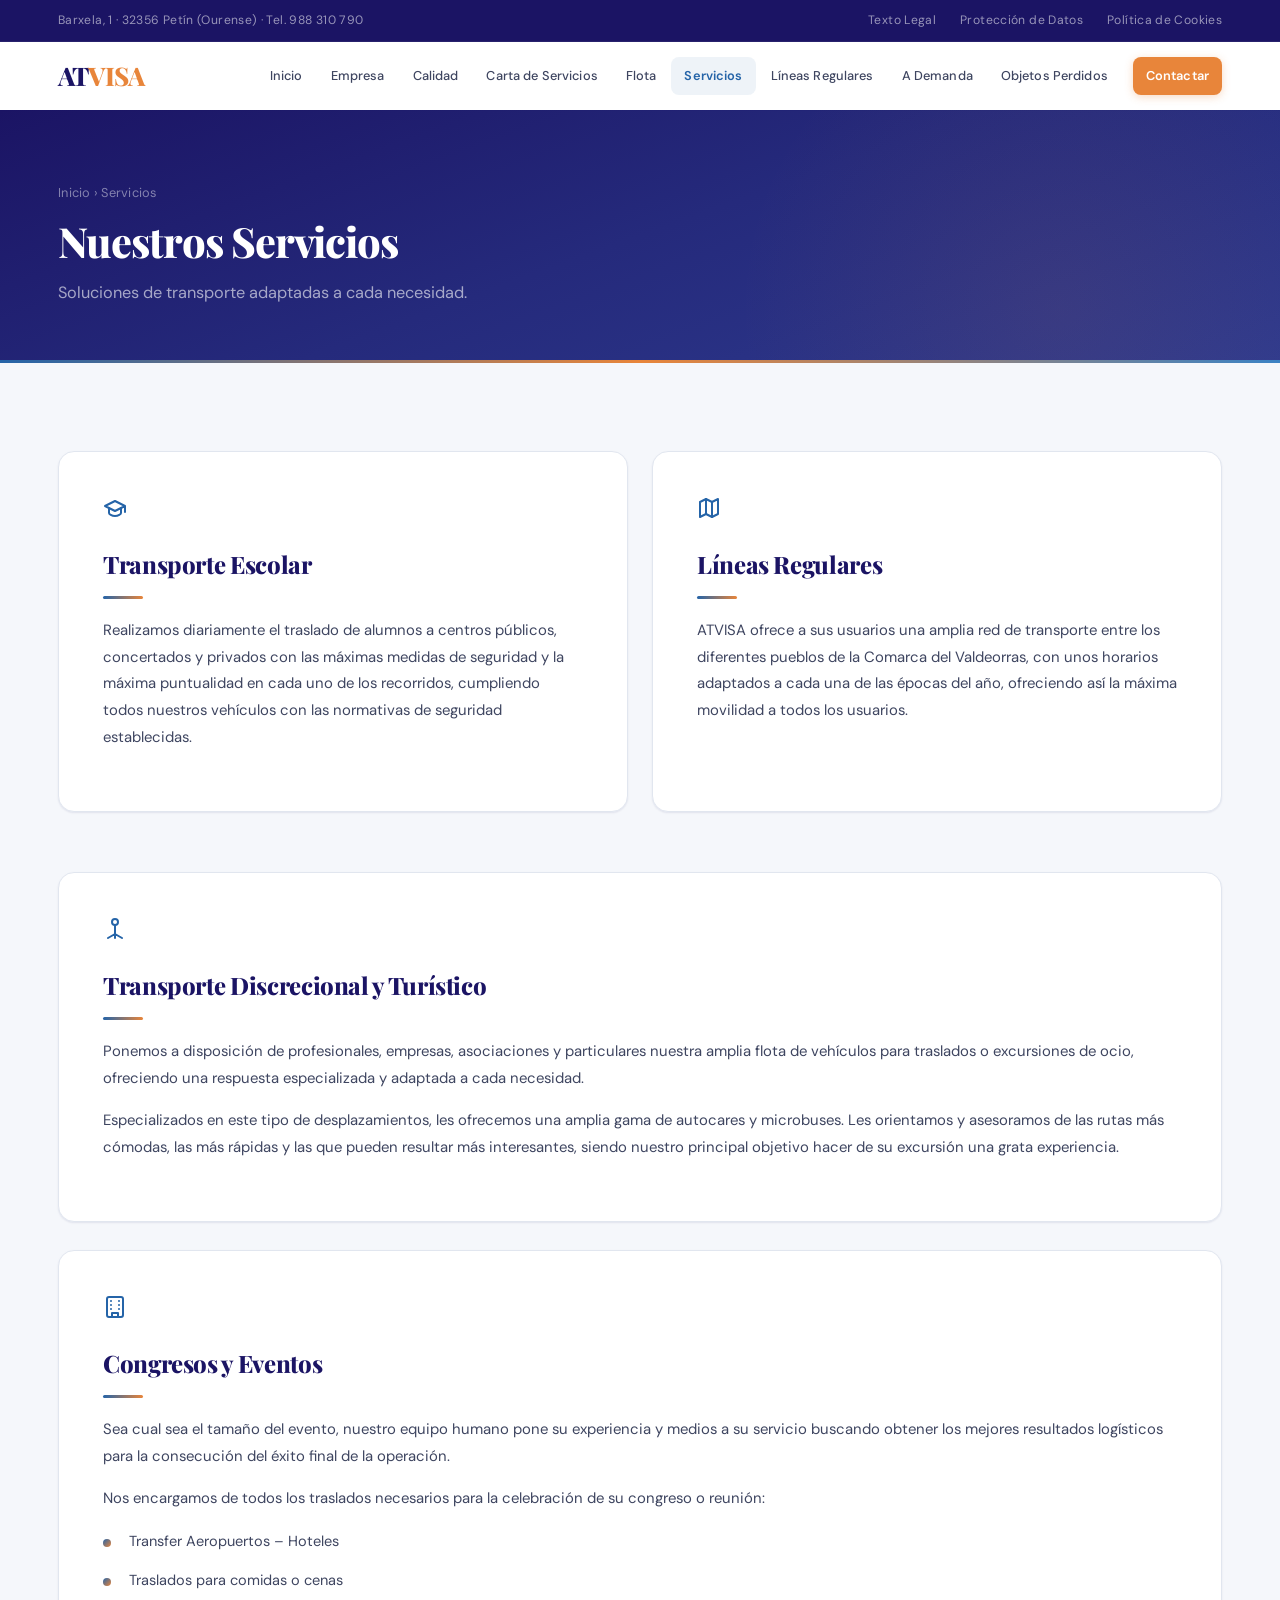
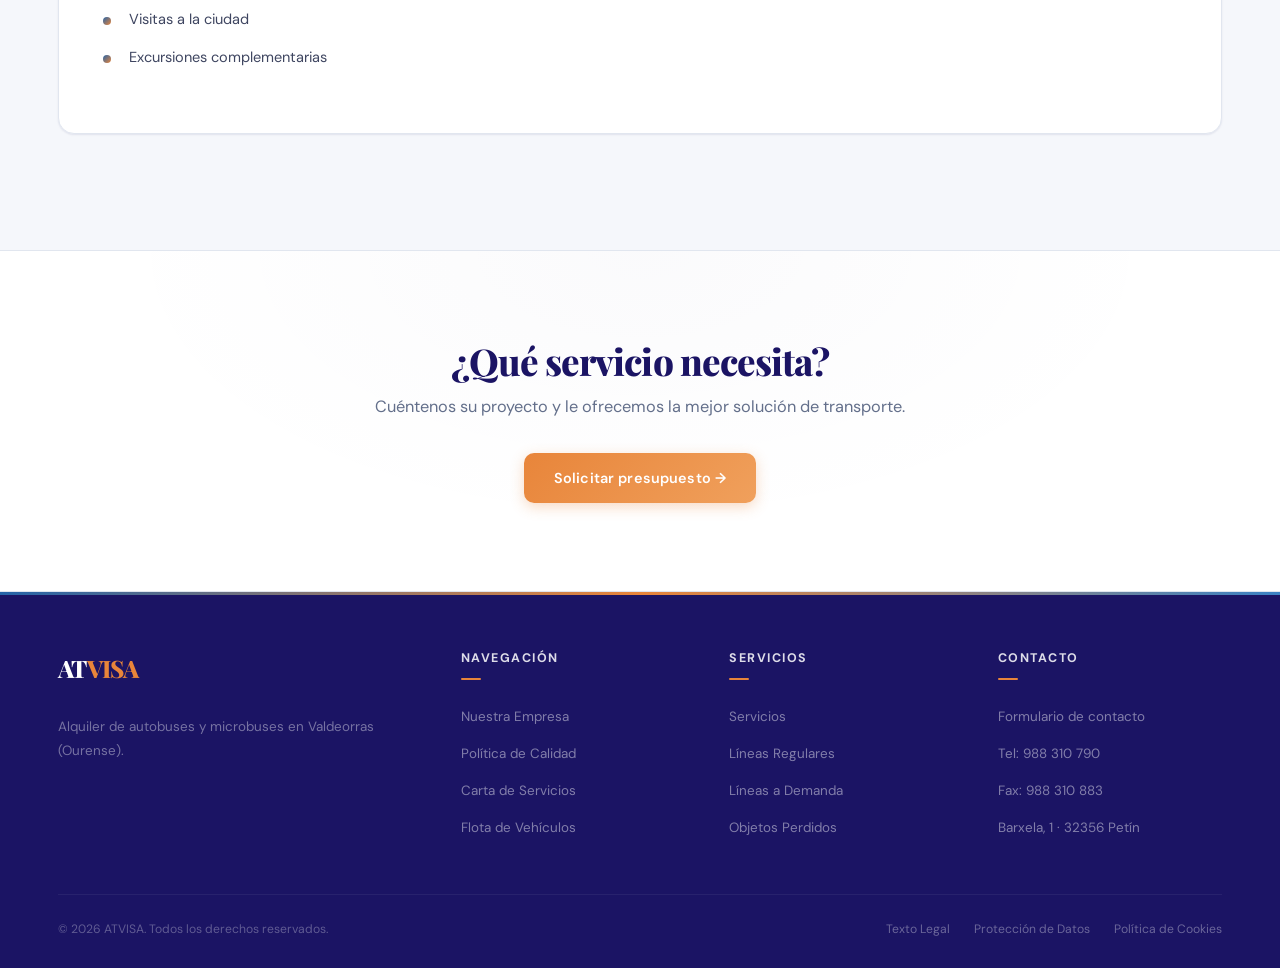
<file: servicios.html>
<!DOCTYPE html>
<html lang="es">
<head>
  <meta charset="UTF-8">
  <meta name="viewport" content="width=device-width, initial-scale=1.0">
  <title>Servicios | ATVISA</title>
  <meta name="description" content="Servicios de transporte de ATVISA: escolar, discrecional, turístico, congresos y líneas regulares.">
  <link href="https://fonts.googleapis.com/css2?family=DM+Sans:ital,opsz,wght@0,9..40,300;0,9..40,500;0,9..40,700;1,9..40,400&family=Playfair+Display:wght@600;800&display=swap" rel="stylesheet">
  <link rel="stylesheet" href="css/styles.css">
</head>
<body>
  <div class="topbar"><div class="container"><span>Barxela, 1 · 32356 Petín (Ourense) · Tel. 988 310 790</span><div class="topbar-links"><a href="texto-legal.html">Texto Legal</a><a href="proteccion-de-datos.html">Protección de Datos</a><a href="politica-de-cookies.html">Política de Cookies</a></div></div></div>
  <header><div class="container"><a href="index.html" class="logo">AT<span>VISA</span></a><button class="hamburger" aria-label="Menú"><span></span><span></span><span></span></button><nav><a href="index.html">Inicio</a><a href="nuestra-empresa.html">Empresa</a><a href="calidad.html">Calidad</a><a href="carta-de-servicios.html">Carta de Servicios</a><a href="flota-de-vehiculos.html">Flota</a><a href="servicios.html" class="active">Servicios</a><a href="lineas-regulares.html">Líneas Regulares</a><a href="lineas-a-demanda.html">A Demanda</a><a href="objetos-perdidos.html">Objetos Perdidos</a><a href="contactar.html" class="nav-cta">Contactar</a></nav></div></header>

  <section class="page-hero">
    <div class="container">
      <div class="breadcrumb fade-up"><a href="index.html">Inicio</a> &rsaquo; Servicios</div>
      <h1 class="fade-up delay-1">Nuestros Servicios</h1>
      <p class="fade-up delay-2">Soluciones de transporte adaptadas a cada necesidad.</p>
    </div>
  </section>

  <section>
    <div class="container">
      <div class="grid-2" style="margin-bottom: 32px;">
        <div class="content-block fade-up">
          <div style="color: var(--blue); margin-bottom: 16px;"><svg xmlns="http://www.w3.org/2000/svg" width="24" height="24" viewBox="0 0 24 24" fill="none" stroke="currentColor" stroke-width="2" stroke-linecap="round" stroke-linejoin="round"><path d="M22 10v6M2 10l10-5 10 5-10 5z"/><path d="M6 12v5c0 1.1 2.7 3 6 3s6-1.9 6-3v-5"/></svg></div>
          <h2>Transporte Escolar</h2>
          <p>Realizamos diariamente el traslado de alumnos a centros públicos, concertados y privados con las máximas medidas de seguridad y la máxima puntualidad en cada uno de los recorridos, cumpliendo todos nuestros vehículos con las normativas de seguridad establecidas.</p>
        </div>
        <div class="content-block fade-up delay-1">
          <div style="color: var(--blue); margin-bottom: 16px;"><svg xmlns="http://www.w3.org/2000/svg" width="24" height="24" viewBox="0 0 24 24" fill="none" stroke="currentColor" stroke-width="2" stroke-linecap="round" stroke-linejoin="round"><polygon points="3 6 9 3 15 6 21 3 21 18 15 21 9 18 3 21"/><line x1="9" y1="3" x2="9" y2="18"/><line x1="15" y1="6" x2="15" y2="21"/></svg></div>
          <h2>Líneas Regulares</h2>
          <p>ATVISA ofrece a sus usuarios una amplia red de transporte entre los diferentes pueblos de la Comarca del Valdeorras, con unos horarios adaptados a cada una de las épocas del año, ofreciendo así la máxima movilidad a todos los usuarios.</p>
        </div>
      </div>

      <div class="content-block fade-up delay-2">
        <div style="color: var(--blue); margin-bottom: 16px;"><svg xmlns="http://www.w3.org/2000/svg" width="24" height="24" viewBox="0 0 24 24" fill="none" stroke="currentColor" stroke-width="2" stroke-linecap="round" stroke-linejoin="round"><circle cx="12" cy="5" r="3"/><path d="M12 8v13"/><path d="M5 21l7-4 7 4"/></svg></div>
        <h2>Transporte Discrecional y Turístico</h2>
        <p>Ponemos a disposición de profesionales, empresas, asociaciones y particulares nuestra amplia flota de vehículos para traslados o excursiones de ocio, ofreciendo una respuesta especializada y adaptada a cada necesidad.</p>
        <p>Especializados en este tipo de desplazamientos, les ofrecemos una amplia gama de autocares y microbuses. Les orientamos y asesoramos de las rutas más cómodas, las más rápidas y las que pueden resultar más interesantes, siendo nuestro principal objetivo hacer de su excursión una grata experiencia.</p>
      </div>

      <div class="content-block fade-up delay-3">
        <div style="color: var(--blue); margin-bottom: 16px;"><svg xmlns="http://www.w3.org/2000/svg" width="24" height="24" viewBox="0 0 24 24" fill="none" stroke="currentColor" stroke-width="2" stroke-linecap="round" stroke-linejoin="round"><rect x="4" y="2" width="16" height="20" rx="2"/><path d="M9 22v-4h6v4"/><path d="M8 6h.01"/><path d="M16 6h.01"/><path d="M8 10h.01"/><path d="M16 10h.01"/><path d="M8 14h.01"/><path d="M16 14h.01"/></svg></div>
        <h2>Congresos y Eventos</h2>
        <p>Sea cual sea el tamaño del evento, nuestro equipo humano pone su experiencia y medios a su servicio buscando obtener los mejores resultados logísticos para la consecución del éxito final de la operación.</p>
        <p>Nos encargamos de todos los traslados necesarios para la celebración de su congreso o reunión:</p>
        <ul>
          <li>Transfer Aeropuertos – Hoteles</li>
          <li>Traslados para comidas o cenas</li>
          <li>Visitas a la ciudad</li>
          <li>Excursiones complementarias</li>
        </ul>
      </div>
    </div>
  </section>

  <section class="cta-section">
    <div class="container">
      <h2 class="section-title">¿Qué servicio necesita?</h2>
      <p>Cuéntenos su proyecto y le ofrecemos la mejor solución de transporte.</p>
      <a href="contactar.html" class="btn btn-primary">Solicitar presupuesto →</a>
    </div>
  </section>

  <footer><div class="container"><div class="footer-grid"><div class="footer-brand"><a href="index.html" class="logo">AT<span>VISA</span></a><p>Alquiler de autobuses y microbuses en Valdeorras (Ourense).</p></div><div><h4>Navegación</h4><ul><li><a href="nuestra-empresa.html">Nuestra Empresa</a></li><li><a href="calidad.html">Política de Calidad</a></li><li><a href="carta-de-servicios.html">Carta de Servicios</a></li><li><a href="flota-de-vehiculos.html">Flota de Vehículos</a></li></ul></div><div><h4>Servicios</h4><ul><li><a href="servicios.html">Servicios</a></li><li><a href="lineas-regulares.html">Líneas Regulares</a></li><li><a href="lineas-a-demanda.html">Líneas a Demanda</a></li><li><a href="objetos-perdidos.html">Objetos Perdidos</a></li></ul></div><div><h4>Contacto</h4><ul><li><a href="contactar.html">Formulario de contacto</a></li><li><a href="tel:988310790">Tel: 988 310 790</a></li><li><a>Fax: 988 310 883</a></li><li><a>Barxela, 1 · 32356 Petín</a></li></ul></div></div><div class="footer-bottom"><span>© 2026 ATVISA. Todos los derechos reservados.</span><div class="footer-legal"><a href="texto-legal.html">Texto Legal</a><a href="proteccion-de-datos.html">Protección de Datos</a><a href="politica-de-cookies.html">Política de Cookies</a></div></div></div></footer>
  <script src="js/main.js"></script>
</body>
</html>
</file>
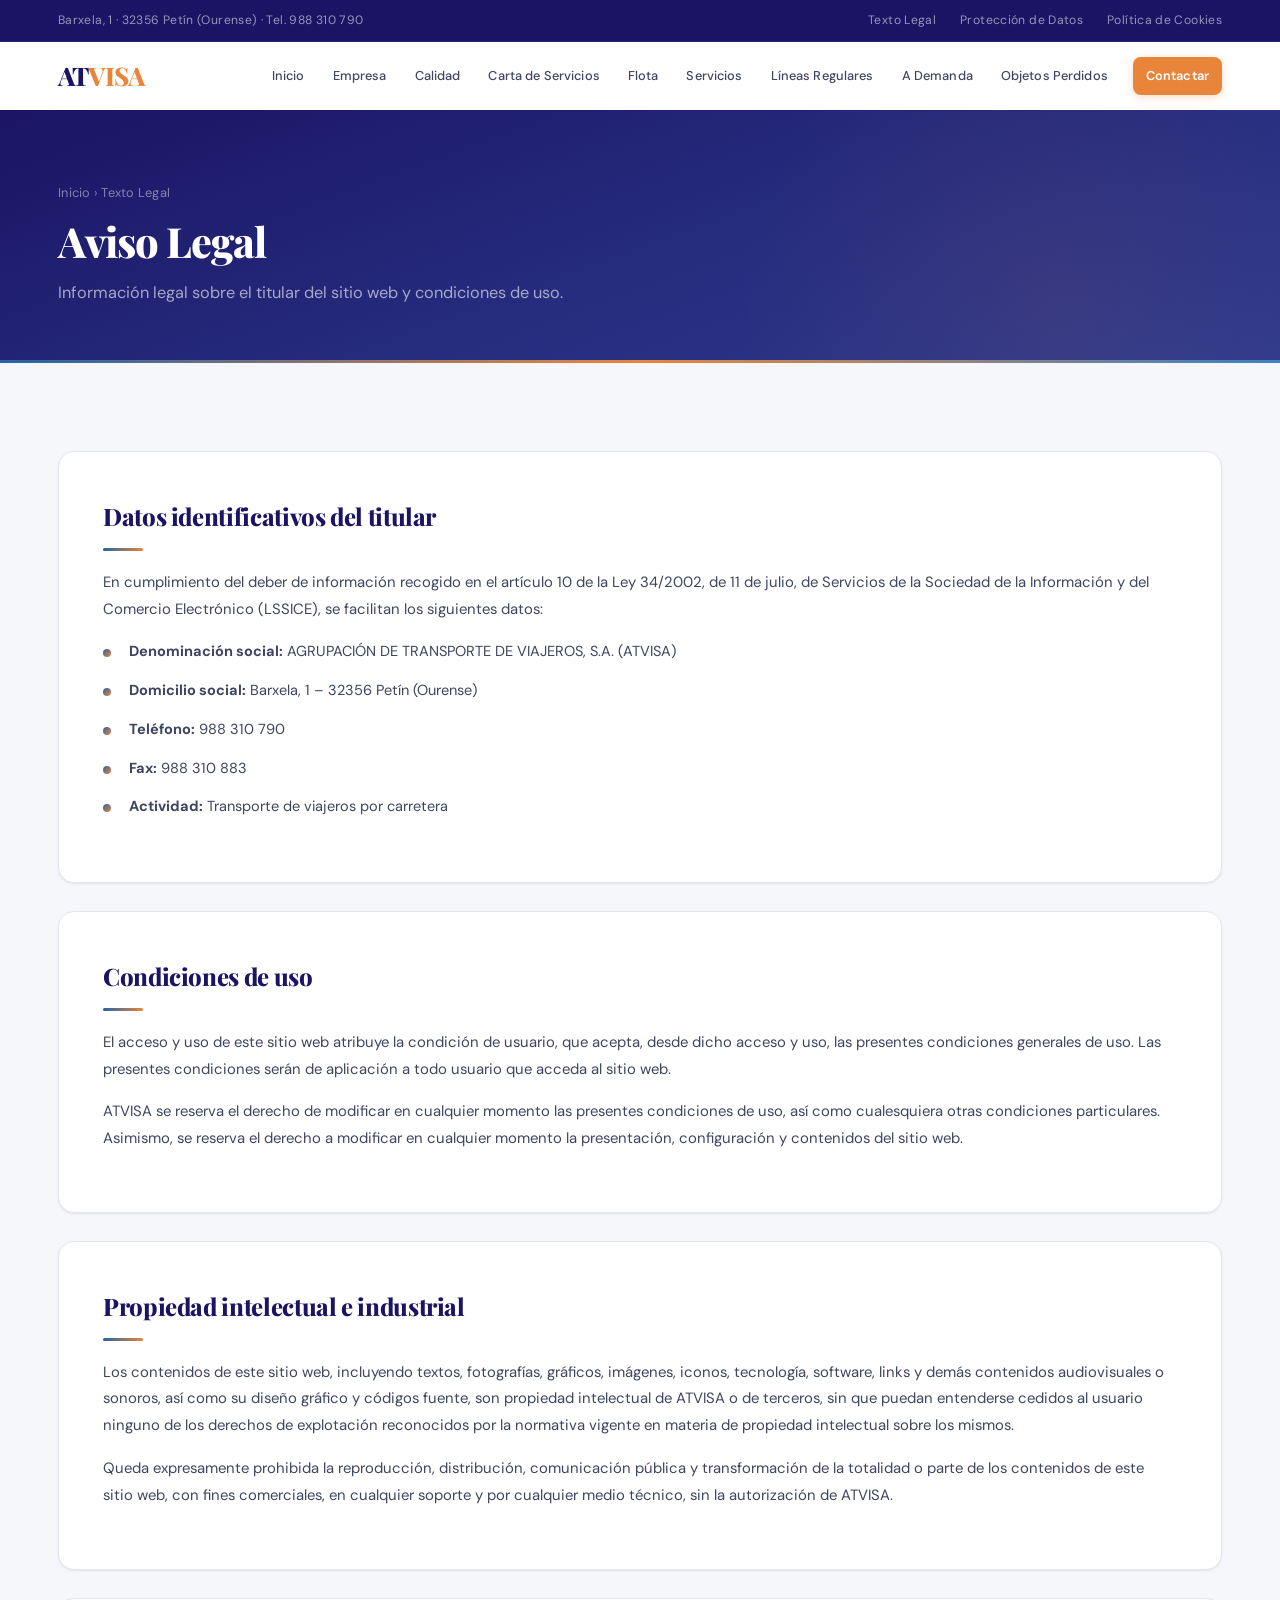
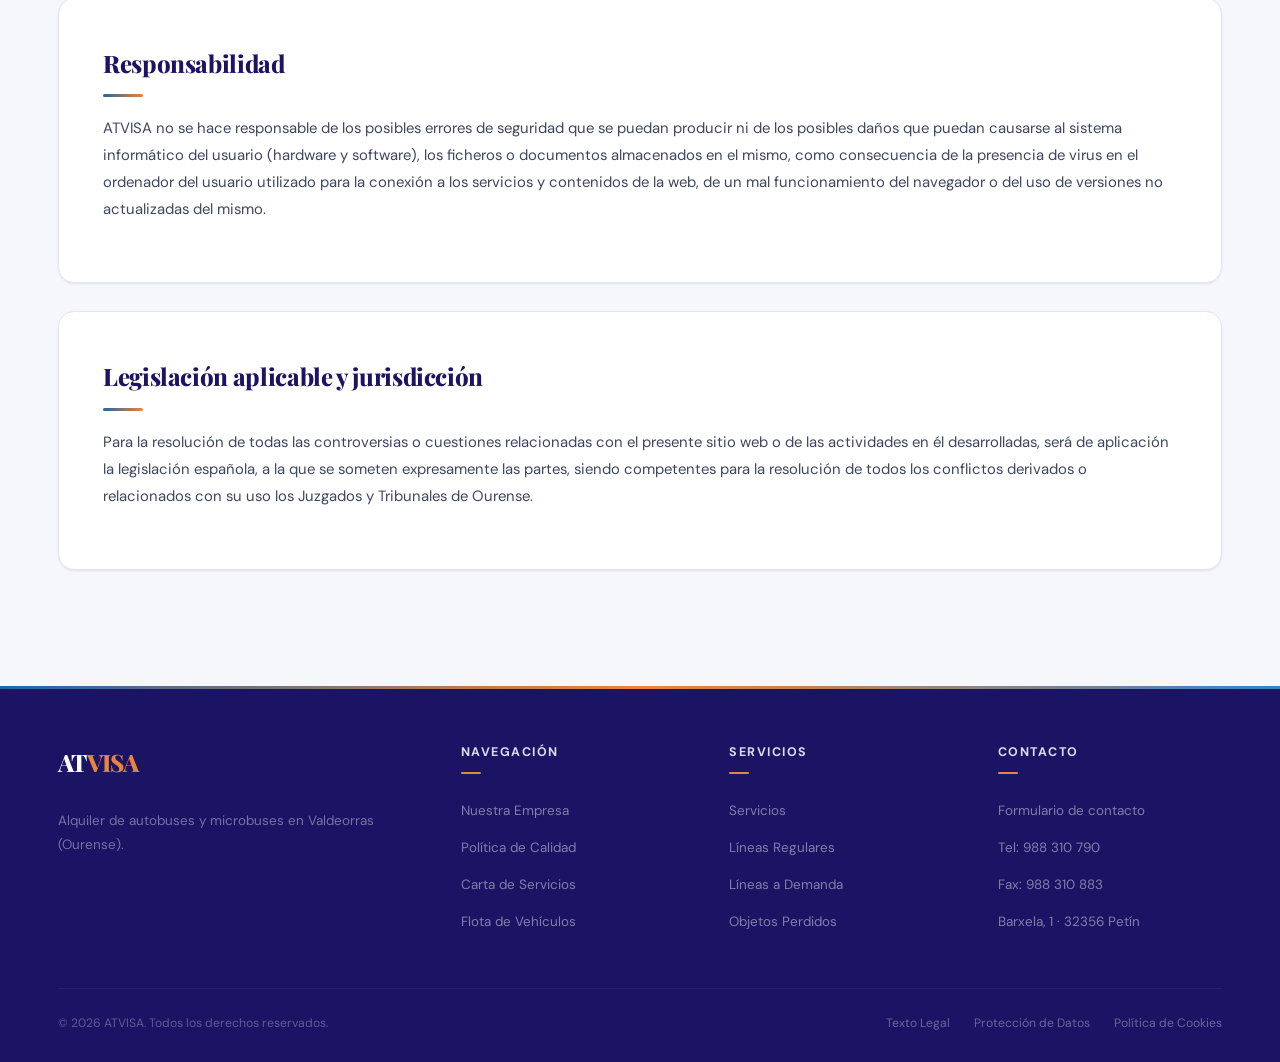
<file: texto-legal.html>
<!DOCTYPE html>
<html lang="es">
<head>
  <meta charset="UTF-8">
  <meta name="viewport" content="width=device-width, initial-scale=1.0">
  <title>Texto Legal | ATVISA</title>
  <meta name="description" content="Aviso legal y condiciones de uso del sitio web de ATVISA.">
  <link href="https://fonts.googleapis.com/css2?family=DM+Sans:ital,opsz,wght@0,9..40,300;0,9..40,500;0,9..40,700;1,9..40,400&family=Playfair+Display:wght@600;800&display=swap" rel="stylesheet">
  <link rel="stylesheet" href="css/styles.css">
</head>
<body>
  <div class="topbar"><div class="container"><span>Barxela, 1 · 32356 Petín (Ourense) · Tel. 988 310 790</span><div class="topbar-links"><a href="texto-legal.html">Texto Legal</a><a href="proteccion-de-datos.html">Protección de Datos</a><a href="politica-de-cookies.html">Política de Cookies</a></div></div></div>
  <header><div class="container"><a href="index.html" class="logo">AT<span>VISA</span></a><button class="hamburger" aria-label="Menú"><span></span><span></span><span></span></button><nav><a href="index.html">Inicio</a><a href="nuestra-empresa.html">Empresa</a><a href="calidad.html">Calidad</a><a href="carta-de-servicios.html">Carta de Servicios</a><a href="flota-de-vehiculos.html">Flota</a><a href="servicios.html">Servicios</a><a href="lineas-regulares.html">Líneas Regulares</a><a href="lineas-a-demanda.html">A Demanda</a><a href="objetos-perdidos.html">Objetos Perdidos</a><a href="contactar.html" class="nav-cta">Contactar</a></nav></div></header>

  <section class="page-hero">
    <div class="container">
      <div class="breadcrumb fade-up"><a href="index.html">Inicio</a> &rsaquo; Texto Legal</div>
      <h1 class="fade-up delay-1">Aviso Legal</h1>
      <p class="fade-up delay-2">Información legal sobre el titular del sitio web y condiciones de uso.</p>
    </div>
  </section>

  <section>
    <div class="container">
      <div class="content-block fade-up">
        <h2>Datos identificativos del titular</h2>
        <p>En cumplimiento del deber de información recogido en el artículo 10 de la Ley 34/2002, de 11 de julio, de Servicios de la Sociedad de la Información y del Comercio Electrónico (LSSICE), se facilitan los siguientes datos:</p>
        <ul>
          <li><strong>Denominación social:</strong> AGRUPACIÓN DE TRANSPORTE DE VIAJEROS, S.A. (ATVISA)</li>
          <li><strong>Domicilio social:</strong> Barxela, 1 – 32356 Petín (Ourense)</li>
          <li><strong>Teléfono:</strong> 988 310 790</li>
          <li><strong>Fax:</strong> 988 310 883</li>
          <li><strong>Actividad:</strong> Transporte de viajeros por carretera</li>
        </ul>
      </div>

      <div class="content-block fade-up delay-1">
        <h2>Condiciones de uso</h2>
        <p>El acceso y uso de este sitio web atribuye la condición de usuario, que acepta, desde dicho acceso y uso, las presentes condiciones generales de uso. Las presentes condiciones serán de aplicación a todo usuario que acceda al sitio web.</p>
        <p>ATVISA se reserva el derecho de modificar en cualquier momento las presentes condiciones de uso, así como cualesquiera otras condiciones particulares. Asimismo, se reserva el derecho a modificar en cualquier momento la presentación, configuración y contenidos del sitio web.</p>
      </div>

      <div class="content-block fade-up delay-2">
        <h2>Propiedad intelectual e industrial</h2>
        <p>Los contenidos de este sitio web, incluyendo textos, fotografías, gráficos, imágenes, iconos, tecnología, software, links y demás contenidos audiovisuales o sonoros, así como su diseño gráfico y códigos fuente, son propiedad intelectual de ATVISA o de terceros, sin que puedan entenderse cedidos al usuario ninguno de los derechos de explotación reconocidos por la normativa vigente en materia de propiedad intelectual sobre los mismos.</p>
        <p>Queda expresamente prohibida la reproducción, distribución, comunicación pública y transformación de la totalidad o parte de los contenidos de este sitio web, con fines comerciales, en cualquier soporte y por cualquier medio técnico, sin la autorización de ATVISA.</p>
      </div>

      <div class="content-block fade-up delay-3">
        <h2>Responsabilidad</h2>
        <p>ATVISA no se hace responsable de los posibles errores de seguridad que se puedan producir ni de los posibles daños que puedan causarse al sistema informático del usuario (hardware y software), los ficheros o documentos almacenados en el mismo, como consecuencia de la presencia de virus en el ordenador del usuario utilizado para la conexión a los servicios y contenidos de la web, de un mal funcionamiento del navegador o del uso de versiones no actualizadas del mismo.</p>
      </div>

      <div class="content-block fade-up delay-4">
        <h2>Legislación aplicable y jurisdicción</h2>
        <p>Para la resolución de todas las controversias o cuestiones relacionadas con el presente sitio web o de las actividades en él desarrolladas, será de aplicación la legislación española, a la que se someten expresamente las partes, siendo competentes para la resolución de todos los conflictos derivados o relacionados con su uso los Juzgados y Tribunales de Ourense.</p>
      </div>
    </div>
  </section>

  <footer><div class="container"><div class="footer-grid"><div class="footer-brand"><a href="index.html" class="logo">AT<span>VISA</span></a><p>Alquiler de autobuses y microbuses en Valdeorras (Ourense).</p></div><div><h4>Navegación</h4><ul><li><a href="nuestra-empresa.html">Nuestra Empresa</a></li><li><a href="calidad.html">Política de Calidad</a></li><li><a href="carta-de-servicios.html">Carta de Servicios</a></li><li><a href="flota-de-vehiculos.html">Flota de Vehículos</a></li></ul></div><div><h4>Servicios</h4><ul><li><a href="servicios.html">Servicios</a></li><li><a href="lineas-regulares.html">Líneas Regulares</a></li><li><a href="lineas-a-demanda.html">Líneas a Demanda</a></li><li><a href="objetos-perdidos.html">Objetos Perdidos</a></li></ul></div><div><h4>Contacto</h4><ul><li><a href="contactar.html">Formulario de contacto</a></li><li><a href="tel:988310790">Tel: 988 310 790</a></li><li><a>Fax: 988 310 883</a></li><li><a>Barxela, 1 · 32356 Petín</a></li></ul></div></div><div class="footer-bottom"><span>© 2026 ATVISA. Todos los derechos reservados.</span><div class="footer-legal"><a href="texto-legal.html">Texto Legal</a><a href="proteccion-de-datos.html">Protección de Datos</a><a href="politica-de-cookies.html">Política de Cookies</a></div></div></div></footer>
  <script src="js/main.js"></script>
</body>
</html>
</file>
<file: css/styles.css>
/* ═══════════════════════════════════════
   ATVISA — Global Stylesheet
   Brand Colors from Logo
   ═══════════════════════════════════════ */

*, *::before, *::after { margin: 0; padding: 0; box-sizing: border-box; }

:root {
  /* Logo colors */
  --navy: #1B1464;
  --navy-light: #252A7C;
  --navy-mid: #2E3A8E;
  --blue: #2564A8;
  --blue-light: #3B82C4;
  --sunset: #E8853A;
  --sunset-light: #F0A05C;
  --sunset-soft: #F5B97E;
  --cream: #F5F7FB;
  --white: #FFFFFF;
  --gray-50: #F8FAFC;
  --gray-100: #F1F4F9;
  --gray-200: #E1E6EF;
  --gray-300: #C8D0DC;
  --gray-500: #64708B;
  --gray-700: #3E4560;
  --shadow-sm: 0 1px 3px rgba(27,20,100,0.04), 0 1px 2px rgba(27,20,100,0.06);
  --shadow: 0 4px 6px -1px rgba(27,20,100,0.06), 0 10px 20px -2px rgba(27,20,100,0.04);
  --shadow-lg: 0 10px 25px -3px rgba(27,20,100,0.08), 0 20px 40px -4px rgba(27,20,100,0.05);
  --radius: 10px;
  --radius-lg: 16px;
  --transition: 0.3s cubic-bezier(0.4, 0, 0.2, 1);
}

html { scroll-behavior: smooth; overflow-x: hidden; }

body {
  font-family: 'DM Sans', sans-serif;
  color: var(--navy);
  background: var(--cream);
  line-height: 1.7;
  overflow-x: hidden;
  max-width: 100vw;
  -webkit-font-smoothing: antialiased;
  -moz-osx-font-smoothing: grayscale;
}

a { color: inherit; }
img { max-width: 100%; height: auto; display: block; }

.container {
  max-width: 1220px;
  margin: 0 auto;
  padding: 0 28px;
}

/* ─── TOPBAR ─── */
.topbar {
  background: var(--navy);
  color: rgba(255,255,255,0.55);
  font-size: 0.76rem;
  padding: 10px 0;
  letter-spacing: 0.03em;
  border-bottom: 1px solid rgba(255,255,255,0.06);
}
.topbar .container {
  display: flex;
  justify-content: space-between;
  align-items: center;
  flex-wrap: wrap;
  gap: 8px;
}
.topbar a {
  color: rgba(255,255,255,0.55);
  text-decoration: none;
  transition: color var(--transition);
}
.topbar a:hover { color: var(--sunset-light); }
.topbar-links { display: flex; gap: 24px; }

/* ─── HEADER ─── */
header {
  background: rgba(255,255,255,0.95);
  backdrop-filter: blur(20px);
  -webkit-backdrop-filter: blur(20px);
  position: sticky;
  top: 0;
  z-index: 100;
  box-shadow: 0 1px 0 rgba(27,20,100,0.06);
  transition: box-shadow var(--transition);
}
header .container {
  display: flex;
  align-items: center;
  justify-content: space-between;
  padding-top: 0;
  padding-bottom: 0;
  min-height: 68px;
}
.logo {
  font-family: 'Playfair Display', serif;
  font-weight: 800;
  font-size: 1.6rem;
  color: var(--navy);
  text-decoration: none;
  letter-spacing: -0.03em;
}
.logo span { color: var(--sunset); }

/* ─── NAV ─── */
nav { display: flex; align-items: center; gap: 2px; }
nav a {
  color: var(--gray-700);
  text-decoration: none;
  font-size: 0.8rem;
  font-weight: 500;
  padding: 8px 13px;
  border-radius: 8px;
  transition: all var(--transition);
  letter-spacing: 0.01em;
  white-space: nowrap;
}
nav a:hover {
  color: var(--blue);
  background: rgba(37,100,168,0.06);
}
nav a.active {
  color: var(--blue);
  background: rgba(37,100,168,0.08);
  font-weight: 600;
}
.nav-cta {
  background: var(--sunset) !important;
  color: var(--white) !important;
  font-weight: 600 !important;
  margin-left: 10px;
  box-shadow: 0 2px 8px rgba(232,133,58,0.3);
}
.nav-cta:hover {
  background: var(--sunset-light) !important;
  transform: translateY(-1px);
  box-shadow: 0 4px 16px rgba(232,133,58,0.35) !important;
}

/* ─── HAMBURGER ─── */
.hamburger {
  display: none;
  flex-direction: column;
  gap: 5px;
  background: none;
  border: none;
  cursor: pointer;
  padding: 8px;
}
.hamburger span {
  width: 24px; height: 2.5px;
  background: var(--navy);
  border-radius: 2px;
  transition: var(--transition);
}

/* ─── BUTTONS ─── */
.btn {
  display: inline-flex;
  align-items: center;
  gap: 8px;
  padding: 13px 30px;
  border-radius: 10px;
  font-size: 0.9rem;
  font-weight: 600;
  text-decoration: none;
  transition: all var(--transition);
  cursor: pointer;
  border: none;
  letter-spacing: 0.01em;
  font-family: 'DM Sans', sans-serif;
  position: relative;
  overflow: hidden;
}
.btn-primary {
  background: linear-gradient(135deg, var(--sunset), var(--sunset-light));
  color: var(--white);
  box-shadow: 0 4px 14px rgba(232,133,58,0.3);
}
.btn-primary:hover {
  transform: translateY(-2px);
  box-shadow: 0 8px 24px rgba(232,133,58,0.4);
  filter: brightness(1.05);
}
.btn-outline {
  background: rgba(255,255,255,0.08);
  color: var(--white);
  border: 1.5px solid rgba(255,255,255,0.25);
  backdrop-filter: blur(8px);
}
.btn-outline:hover {
  border-color: rgba(255,255,255,0.5);
  background: rgba(255,255,255,0.12);
  transform: translateY(-2px);
}
.btn-outline-dark {
  background: transparent;
  color: var(--navy);
  border: 1.5px solid var(--gray-300);
}
.btn-outline-dark:hover {
  border-color: var(--blue);
  color: var(--blue);
  background: rgba(37,100,168,0.04);
  transform: translateY(-2px);
}

/* ─── PAGE HERO ─── */
.page-hero {
  background: linear-gradient(160deg, var(--navy) 0%, var(--navy-light) 50%, var(--navy-mid) 100%);
  color: var(--white);
  padding: 72px 0 56px;
  position: relative;
  overflow: hidden;
}
.page-hero::before {
  content: '';
  position: absolute;
  top: -60%; right: -10%;
  width: 700px; height: 700px;
  background: radial-gradient(circle, rgba(232,133,58,0.08) 0%, transparent 65%);
  border-radius: 50%;
}
.page-hero::after {
  content: '';
  position: absolute;
  bottom: 0; left: 0; right: 0;
  height: 3px;
  background: linear-gradient(90deg, var(--blue), var(--sunset), var(--blue-light));
}
.page-hero .breadcrumb {
  font-size: 0.8rem;
  color: rgba(255,255,255,0.45);
  margin-bottom: 14px;
  letter-spacing: 0.02em;
}
.page-hero .breadcrumb a {
  color: rgba(255,255,255,0.45);
  text-decoration: none;
  transition: color var(--transition);
}
.page-hero .breadcrumb a:hover { color: var(--sunset-light); }
.page-hero h1 {
  font-family: 'Playfair Display', serif;
  font-size: 2.6rem;
  font-weight: 800;
  line-height: 1.15;
  letter-spacing: -0.025em;
}
.page-hero p {
  font-size: 1.02rem;
  color: rgba(255,255,255,0.6);
  max-width: 560px;
  margin-top: 14px;
  line-height: 1.7;
}

/* ─── SECTIONS ─── */
section { padding: 88px 0; }

.section-label {
  display: inline-flex;
  align-items: center;
  gap: 8px;
  font-size: 0.72rem;
  font-weight: 700;
  text-transform: uppercase;
  letter-spacing: 0.14em;
  color: var(--blue);
  margin-bottom: 14px;
  padding: 5px 14px;
  background: rgba(37,100,168,0.06);
  border-radius: 6px;
  border: 1px solid rgba(37,100,168,0.1);
}
.section-title {
  font-family: 'Playfair Display', serif;
  font-size: 2.3rem;
  font-weight: 800;
  line-height: 1.2;
  margin-bottom: 14px;
  letter-spacing: -0.025em;
  color: var(--navy);
}
.section-subtitle {
  font-size: 1.02rem;
  color: var(--gray-500);
  max-width: 540px;
  line-height: 1.75;
}

/* ─── CARD ─── */
.card {
  background: var(--white);
  border-radius: var(--radius-lg);
  padding: 34px 30px;
  transition: all var(--transition);
  border: 1px solid var(--gray-200);
  position: relative;
  overflow: hidden;
}
.card::before {
  content: '';
  position: absolute;
  top: 0; left: 0;
  width: 100%; height: 3px;
  background: linear-gradient(90deg, var(--blue), var(--sunset));
  opacity: 0;
  transition: opacity var(--transition);
}
.card:hover {
  transform: translateY(-4px);
  box-shadow: var(--shadow-lg);
  border-color: rgba(37,100,168,0.12);
}
.card:hover::before { opacity: 1; }
.card-icon {
  width: 52px; height: 52px;
  background: linear-gradient(135deg, rgba(27,20,100,0.06), rgba(37,100,168,0.06));
  border-radius: 12px;
  display: flex; align-items: center; justify-content: center;
  font-size: 1.4rem;
  margin-bottom: 18px;
  transition: all var(--transition);
  border: 1px solid rgba(37,100,168,0.08);
  color: var(--blue);
}
.card-icon svg {
  width: 24px;
  height: 24px;
}
.card:hover .card-icon {
  background: linear-gradient(135deg, var(--navy), var(--blue));
  border-color: transparent;
  transform: scale(1.05);
  color: var(--white);
}
.card h3 {
  font-weight: 700;
  font-size: 1.05rem;
  margin-bottom: 8px;
  color: var(--navy);
}
.card p {
  font-size: 0.87rem;
  color: var(--gray-500);
  line-height: 1.7;
}
.card-link {
  display: inline-flex;
  align-items: center;
  gap: 6px;
  margin-top: 18px;
  color: var(--sunset);
  text-decoration: none;
  font-weight: 600;
  font-size: 0.84rem;
  transition: all var(--transition);
}
.card-link:hover { gap: 10px; color: var(--sunset-light); }
.card:hover .card-link { gap: 10px; }

/* ─── CONTENT BLOCKS ─── */
.content-block {
  background: var(--white);
  border-radius: var(--radius-lg);
  padding: 44px;
  margin-bottom: 28px;
  box-shadow: var(--shadow-sm);
  border: 1px solid var(--gray-200);
  transition: all var(--transition);
  overflow: hidden;
  min-width: 0;
  position: relative;
}
.content-block::before {
  content: '';
  position: absolute;
  top: 0; left: 0;
  width: 100%; height: 3px;
  background: linear-gradient(90deg, var(--blue), var(--sunset));
  opacity: 0;
  transition: opacity var(--transition);
}
.content-block:hover {
  transform: translateY(-4px);
  box-shadow: var(--shadow-lg);
  border-color: rgba(37,100,168,0.12);
}
.content-block:hover::before { opacity: 1; }
.content-block h2 {
  font-family: 'Playfair Display', serif;
  font-size: 1.5rem;
  font-weight: 800;
  margin-bottom: 18px;
  letter-spacing: -0.015em;
  color: var(--navy);
  position: relative;
  padding-bottom: 14px;
}
.content-block h2::after {
  content: '';
  position: absolute;
  bottom: 0; left: 0;
  width: 40px; height: 3px;
  background: linear-gradient(90deg, var(--blue), var(--sunset));
  border-radius: 3px;
}
.content-block h3 {
  font-size: 1.1rem;
  font-weight: 700;
  margin: 28px 0 12px;
  color: var(--navy);
}
.content-block p {
  font-size: 0.93rem;
  color: var(--gray-700);
  margin-bottom: 16px;
  line-height: 1.8;
}
.content-block ul {
  list-style: none;
  margin: 18px 0;
}
.content-block ul li {
  position: relative;
  padding-left: 26px;
  margin-bottom: 14px;
  font-size: 0.91rem;
  color: var(--gray-700);
  line-height: 1.7;
}
.content-block ul li::before {
  content: '';
  position: absolute;
  left: 0; top: 9px;
  width: 8px; height: 8px;
  background: linear-gradient(135deg, var(--blue), var(--sunset));
  border-radius: 50%;
}

/* ─── GRID LAYOUTS ─── */
.grid-2 {
  display: grid;
  grid-template-columns: repeat(2, minmax(0, 1fr));
  gap: 24px;
}
.grid-3 {
  display: grid;
  grid-template-columns: repeat(3, minmax(0, 1fr));
  gap: 24px;
}

/* ─── IMAGE PLACEHOLDER ─── */
.img-placeholder {
  width: 100%;
  aspect-ratio: 16/9;
  background: linear-gradient(160deg, var(--navy) 0%, var(--navy-mid) 100%);
  border-radius: var(--radius-lg);
  display: flex;
  align-items: center;
  justify-content: center;
  font-size: 3rem;
  color: rgba(255,255,255,0.2);
  position: relative;
  overflow: hidden;
}
.img-placeholder::before {
  content: '';
  position: absolute;
  inset: 0;
  background:
    radial-gradient(ellipse at 20% 80%, rgba(37,100,168,0.2) 0%, transparent 50%),
    radial-gradient(ellipse at 80% 20%, rgba(232,133,58,0.12) 0%, transparent 50%);
}
.img-placeholder::after {
  content: '';
  position: absolute;
  inset: 0;
  background: linear-gradient(135deg, transparent 40%, rgba(232,133,58,0.06));
}

/* ─── CERTIFICATIONS BAR ─── */
.cert-bar {
  background: linear-gradient(160deg, var(--navy) 0%, var(--navy-light) 100%);
  color: var(--white);
  text-align: center;
  padding: 72px 0;
  position: relative;
  overflow: hidden;
}
.cert-bar::before {
  content: '';
  position: absolute;
  top: 0; left: 0; right: 0;
  height: 3px;
  background: linear-gradient(90deg, var(--blue), var(--sunset), var(--blue-light));
}
.cert-bar .section-label {
  background: rgba(37,100,168,0.15);
  border-color: rgba(59,130,196,0.2);
  color: var(--blue-light);
}
.cert-bar .section-subtitle {
  color: rgba(255,255,255,0.45);
  margin: 0 auto;
}
.cert-grid {
  display: flex;
  justify-content: center;
  gap: 56px;
  margin-top: 40px;
  flex-wrap: wrap;
}
.cert-item {
  display: flex;
  flex-direction: column;
  align-items: center;
  gap: 14px;
}
.cert-badge {
  width: 88px; height: 88px;
  background: rgba(255,255,255,0.04);
  border: 2px solid rgba(232,133,58,0.35);
  border-radius: 50%;
  display: flex; align-items: center; justify-content: center;
  font-size: 0.78rem;
  font-weight: 700;
  color: var(--sunset-light);
  letter-spacing: 0.02em;
  text-align: center;
  line-height: 1.3;
  transition: all var(--transition);
}
.cert-badge:hover {
  border-color: var(--sunset);
  background: rgba(232,133,58,0.12);
  transform: scale(1.08);
  box-shadow: 0 0 20px rgba(232,133,58,0.15);
}
.cert-item span {
  font-size: 0.78rem;
  color: rgba(255,255,255,0.45);
  letter-spacing: 0.02em;
}

/* ─── CTA SECTION ─── */
.cta-section {
  background: var(--white);
  text-align: center;
  padding: 88px 0;
  position: relative;
  border-top: 1px solid var(--gray-200);
  border-bottom: 1px solid var(--gray-200);
}
.cta-section::before {
  content: '';
  position: absolute;
  inset: 0;
  background: radial-gradient(ellipse at 50% 0%, rgba(27,20,100,0.02), transparent 60%);
  pointer-events: none;
}
.cta-section .section-title { margin-bottom: 10px; }
.cta-section > .container > p {
  color: var(--gray-500);
  font-size: 1.02rem;
  margin-bottom: 32px;
}
.cta-contact {
  display: flex;
  justify-content: center;
  gap: 36px;
  margin-top: 36px;
  flex-wrap: wrap;
}
.cta-contact-item {
  display: flex;
  align-items: center;
  gap: 14px;
  font-size: 0.93rem;
  text-align: left;
}
.cta-contact-item .icon-circle {
  width: 48px; height: 48px;
  background: linear-gradient(135deg, rgba(27,20,100,0.05), rgba(37,100,168,0.05));
  border: 1px solid rgba(37,100,168,0.1);
  border-radius: 12px;
  display: flex; align-items: center; justify-content: center;
  font-size: 1.15rem;
  transition: all var(--transition);
  color: var(--blue);
}
.cta-contact-item .icon-circle svg {
  width: 22px;
  height: 22px;
  transition: inherit;
}
.cta-contact-item:hover .icon-circle {
  background: linear-gradient(135deg, var(--navy), var(--blue));
  border-color: transparent;
  transform: scale(1.08);
  color: var(--white);
  box-shadow: 0 4px 12px rgba(27,20,100,0.2);
}
.cta-contact-item strong { display: block; font-size: 1rem; color: var(--navy); }
.cta-contact-item span { font-size: 0.78rem; color: var(--gray-500); }

/* ─── FOOTER ─── */
footer {
  background: var(--navy);
  color: rgba(255,255,255,0.5);
  padding: 56px 0 28px;
  position: relative;
}
footer::before {
  content: '';
  position: absolute;
  top: 0; left: 0; right: 0;
  height: 3px;
  background: linear-gradient(90deg, var(--blue), var(--sunset), var(--blue-light));
}
.footer-grid {
  display: grid;
  grid-template-columns: 1.6fr 1fr 1fr 1fr;
  gap: 44px;
  margin-bottom: 44px;
}
.footer-brand .logo {
  color: var(--white);
  font-size: 1.5rem;
  margin-bottom: 12px;
  display: inline-block;
}
.footer-brand p {
  font-size: 0.84rem;
  line-height: 1.75;
  margin-top: 14px;
  color: rgba(255,255,255,0.4);
}
footer h4 {
  color: rgba(255,255,255,0.85);
  font-size: 0.78rem;
  text-transform: uppercase;
  letter-spacing: 0.12em;
  margin-bottom: 22px;
  position: relative;
  padding-bottom: 10px;
}
footer h4::after {
  content: '';
  position: absolute;
  bottom: 0; left: 0;
  width: 20px; height: 2px;
  background: var(--sunset);
  border-radius: 2px;
}
footer ul { list-style: none; }
footer ul li { margin-bottom: 10px; }
footer ul a {
  color: rgba(255,255,255,0.45);
  text-decoration: none;
  font-size: 0.84rem;
  transition: all var(--transition);
  display: inline-block;
}
footer ul a:hover {
  color: var(--sunset-light);
  transform: translateX(3px);
}
.footer-bottom {
  border-top: 1px solid rgba(255,255,255,0.06);
  padding-top: 24px;
  display: flex;
  justify-content: space-between;
  align-items: center;
  font-size: 0.76rem;
  flex-wrap: wrap;
  gap: 12px;
  color: rgba(255,255,255,0.3);
}
.footer-legal { display: flex; gap: 24px; }
.footer-legal a {
  color: rgba(255,255,255,0.35);
  text-decoration: none;
  transition: color var(--transition);
}
.footer-legal a:hover { color: var(--sunset-light); }

/* ─── FORM STYLES ─── */
.form-group { margin-bottom: 22px; }
.form-group label {
  display: block;
  font-size: 0.83rem;
  font-weight: 600;
  margin-bottom: 7px;
  color: var(--navy);
  letter-spacing: 0.01em;
}
.form-group input,
.form-group textarea,
.form-group select {
  width: 100%;
  max-width: 100%;
  min-width: 0;
  padding: 13px 16px;
  border: 1.5px solid var(--gray-200);
  border-radius: 10px;
  font-family: 'DM Sans', sans-serif;
  font-size: 0.9rem;
  color: var(--navy);
  background: var(--white);
  transition: all var(--transition);
  outline: none;
}
.form-group input:focus,
.form-group textarea:focus,
.form-group select:focus {
  border-color: var(--blue);
  box-shadow: 0 0 0 3px rgba(37,100,168,0.08);
  background: var(--white);
}
.form-group input::placeholder,
.form-group textarea::placeholder { color: var(--gray-300); }
.form-group textarea { resize: vertical; min-height: 140px; }
.form-group select {
  appearance: none;
  background-image: url("data:image/svg+xml,%3Csvg xmlns='http://www.w3.org/2000/svg' width='12' height='12' viewBox='0 0 12 12'%3E%3Cpath fill='%2364708B' d='M6 8L1 3h10z'/%3E%3C/svg%3E");
  background-repeat: no-repeat;
  background-position: right 16px center;
  padding-right: 40px;
}

/* ─── INFO BOX ─── */
.info-box {
  background: var(--white);
  border: 1px solid var(--gray-200);
  border-radius: var(--radius);
  padding: 24px;
  display: flex;
  align-items: flex-start;
  gap: 18px;
  transition: all var(--transition);
  position: relative;
  overflow: hidden;
}
.info-box::before {
  content: '';
  position: absolute;
  top: 0; left: 0;
  width: 3px; height: 100%;
  background: linear-gradient(180deg, var(--blue), var(--sunset));
  opacity: 0;
  transition: opacity var(--transition);
}
.info-box:hover {
  transform: translateY(-3px);
  border-color: rgba(37,100,168,0.15);
  box-shadow: var(--shadow);
}
.info-box:hover::before { opacity: 1; }
.info-box-icon {
  width: 46px; height: 46px;
  background: linear-gradient(135deg, rgba(27,20,100,0.06), rgba(37,100,168,0.06));
  border: 1px solid rgba(37,100,168,0.08);
  border-radius: 11px;
  display: flex; align-items: center; justify-content: center;
  font-size: 1.2rem;
  flex-shrink: 0;
  box-shadow: none;
  color: var(--blue);
  transition: all var(--transition);
}
.info-box-icon svg {
  width: 22px;
  height: 22px;
  transition: inherit;
}
.info-box:hover .info-box-icon {
  background: linear-gradient(135deg, var(--navy), var(--blue));
  border-color: transparent;
  color: var(--white);
  box-shadow: 0 4px 10px rgba(27,20,100,0.2);
  transform: scale(1.05);
}
.info-box h4 { font-weight: 700; font-size: 0.93rem; margin-bottom: 4px; color: var(--navy); }
.info-box p { font-size: 0.84rem; color: var(--gray-500); margin: 0; line-height: 1.6; }

/* ─── TABLE ─── */
.data-table {
  width: 100%;
  border-collapse: separate;
  border-spacing: 0;
  margin: 24px 0;
  border-radius: var(--radius);
  overflow: hidden;
  border: 1px solid var(--gray-200);
}
.data-table th {
  background: var(--navy);
  color: var(--white);
  padding: 14px 20px;
  text-align: left;
  font-size: 0.78rem;
  font-weight: 600;
  text-transform: uppercase;
  letter-spacing: 0.08em;
}
.data-table th:first-child { border-radius: 0; }
.data-table th:last-child { border-radius: 0; }
.data-table td {
  padding: 14px 20px;
  font-size: 0.88rem;
  border-bottom: 1px solid var(--gray-100);
  color: var(--gray-700);
  transition: background var(--transition);
}
.data-table tr:last-child td { border-bottom: none; }
.data-table tr:hover td { background: rgba(37,100,168,0.02); }
.data-table tr:nth-child(even) td { background: var(--gray-50); }
.data-table tr:nth-child(even):hover td { background: rgba(37,100,168,0.04); }

/* ─── ANIMATIONS ─── */
.fade-up {
  opacity: 0;
  transform: translateY(24px);
  animation: fadeUp 0.6s ease forwards;
}
@keyframes fadeUp {
  to { opacity: 1; transform: translateY(0); }
}
.delay-1 { animation-delay: 0.08s; }
.delay-2 { animation-delay: 0.16s; }
.delay-3 { animation-delay: 0.24s; }
.delay-4 { animation-delay: 0.32s; }
.delay-5 { animation-delay: 0.4s; }

/* ─── RESPONSIVE ─── */
@media (max-width: 1024px) {
  .grid-3 { grid-template-columns: repeat(2, minmax(0, 1fr)); }
  .footer-grid { grid-template-columns: 1fr 1fr; gap: 32px; }
  .page-hero h1 { font-size: 2.1rem; }
  .content-block { padding: 32px; }
  .container { padding: 0 20px; }
}

@media (max-width: 768px) {
  .hamburger { display: flex; }
  nav {
    display: none;
    position: absolute;
    top: 68px; left: 0; right: 0;
    background: var(--white);
    flex-direction: column;
    padding: 16px;
    box-shadow: var(--shadow-lg);
    gap: 2px;
    border-top: 1px solid var(--gray-200);
  }
  nav.open { display: flex; }
  nav a { width: 100%; padding: 12px 16px; border-radius: 8px; }
  .page-hero { padding: 48px 0 36px; }
  .page-hero h1 { font-size: 1.7rem; }
  section { padding: 60px 0; }
  .section-title { font-size: 1.7rem; }
  .grid-3, .grid-2 { grid-template-columns: 1fr; }
  .footer-grid { grid-template-columns: 1fr; gap: 28px; }
  .footer-bottom { flex-direction: column; text-align: center; }
  .cta-contact { flex-direction: column; align-items: center; }
  .content-block { padding: 24px; margin-bottom: 20px; }
  .info-box { flex-direction: column; }
  .topbar-links { display: none; }
  .cert-bar { padding: 56px 0; }
  .cta-section { padding: 60px 0; }
  .card { padding: 28px 24px; }
}

@media (max-width: 480px) {
  .page-hero h1 { font-size: 1.5rem; }
  .section-title { font-size: 1.5rem; }
  .content-block { padding: 20px; }
  .content-block h2 { font-size: 1.3rem; }
  .btn { padding: 12px 24px; font-size: 0.85rem; }
}
</file>
